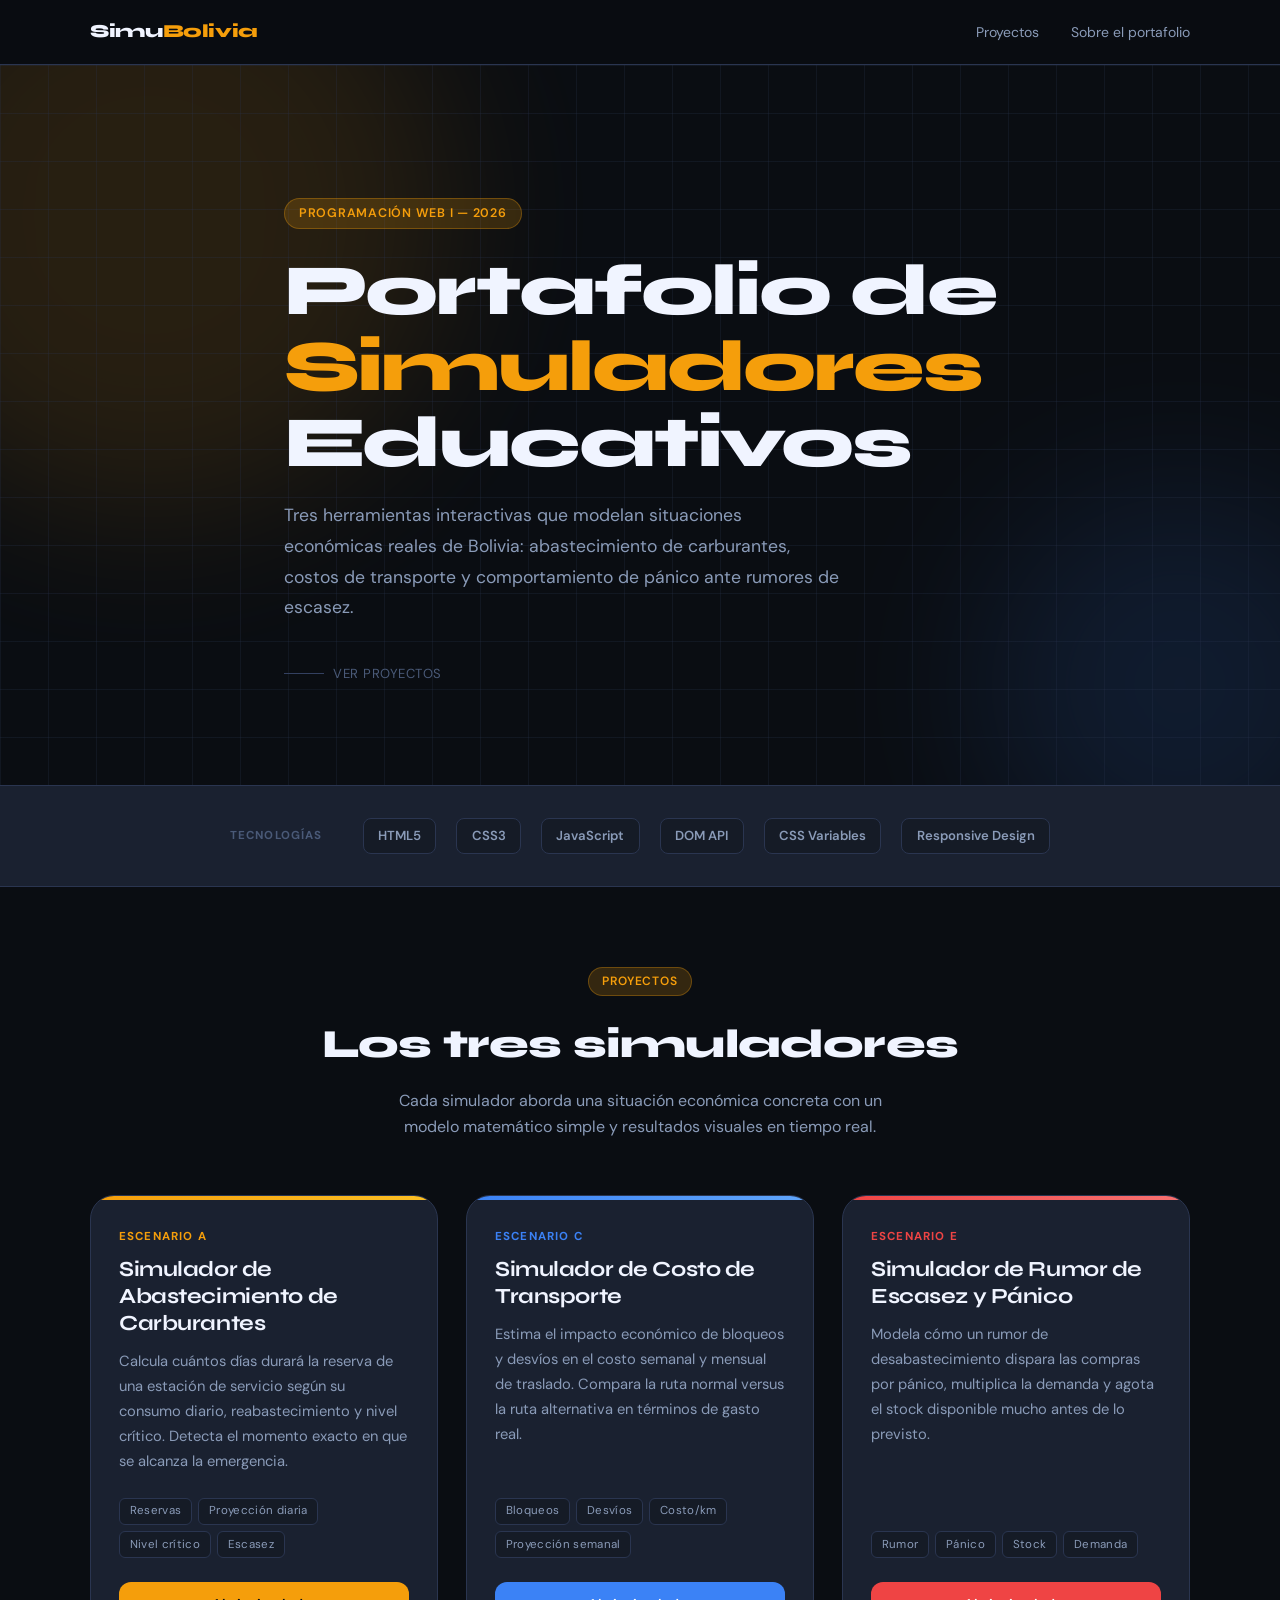
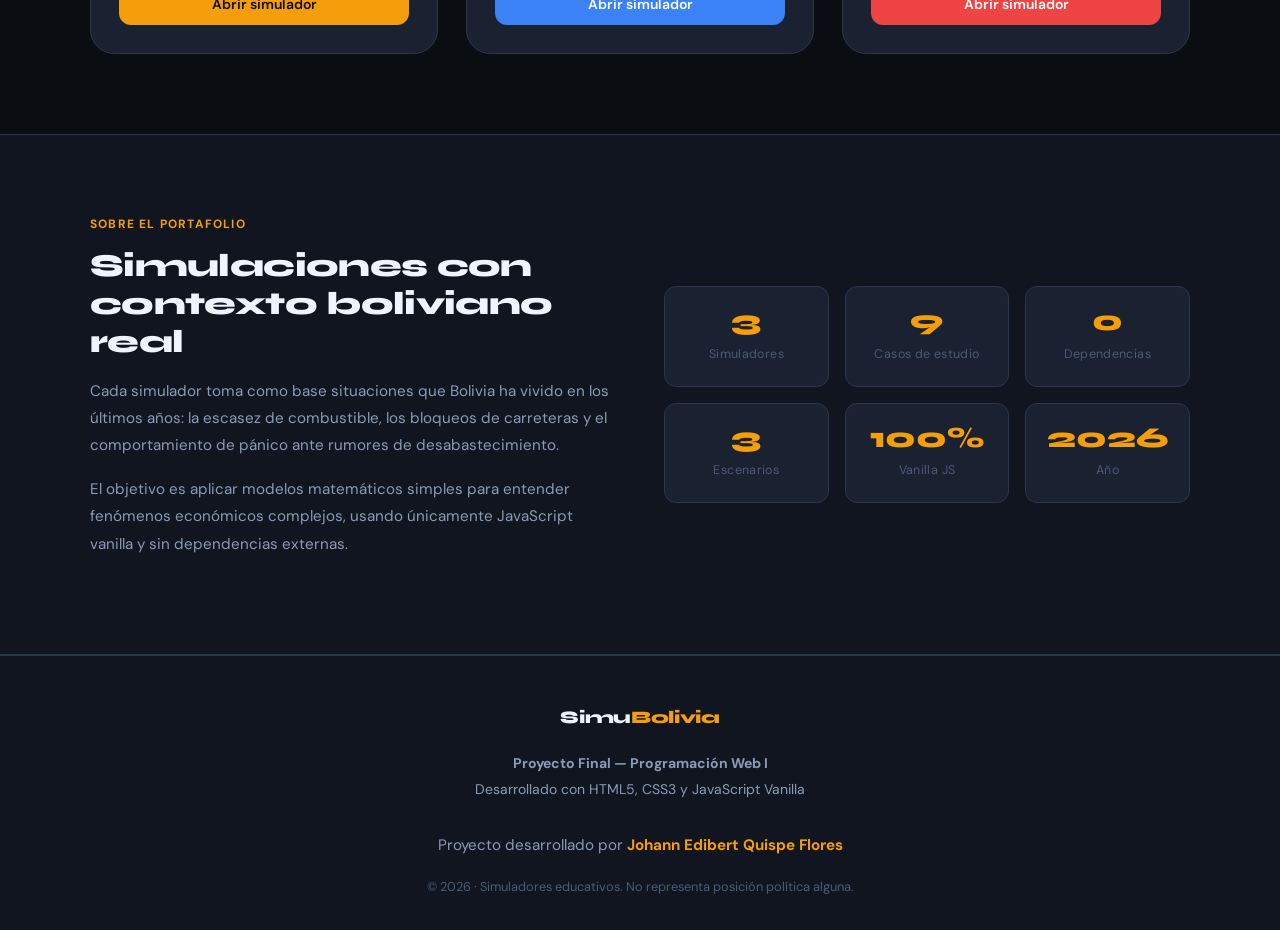
<file: simuladores/index.html>
<!DOCTYPE html>
<html lang="es">
<head>
  <meta charset="UTF-8" />
  <meta name="viewport" content="width=device-width, initial-scale=1.0" />
  <meta name="description" content="Portafolio de simuladores educativos — Programación Web I" />
  <title>Portafolio | Simuladores Educativos</title>
  <link rel="preconnect" href="https://fonts.googleapis.com" />
  <link rel="preconnect" href="https://fonts.gstatic.com" crossorigin />
  <link href="https://fonts.googleapis.com/css2?family=Syne:wght@400;600;700;800&family=DM+Sans:wght@300;400;500&display=swap" rel="stylesheet" />
  <style>
    /* ── TOKENS ── */
    :root {
      --color-bg:           #0a0d12;
      --color-bg-2:         #111520;
      --color-bg-alt:       #151b26;
      --color-surface:      #1a2130;
      --color-surface-2:    #1f2940;
      --color-border:       #2a3550;
      --color-border-light: #334060;

      --color-primary:      #f59e0b;
      --color-primary-dark: #d97706;
      --color-primary-glow: rgba(245, 158, 11, 0.18);

      --color-accent-a: #f59e0b;   /* carburantes — ámbar */
      --color-accent-b: #3b82f6;   /* transporte  — azul  */
      --color-accent-c: #ef4444;   /* escasez     — rojo  */

      --color-text-primary:   #f0f4ff;
      --color-text-secondary: #8a9bb8;
      --color-text-muted:     #4a5a78;

      --font-display: 'Syne', sans-serif;
      --font-body:    'DM Sans', sans-serif;

      --radius-md:  12px;
      --radius-lg:  18px;
      --radius-xl:  24px;
      --transition: 220ms cubic-bezier(0.4, 0, 0.2, 1);
      --shadow-md:  0 4px 20px rgba(0,0,0,0.4);
      --shadow-lg:  0 8px 40px rgba(0,0,0,0.5);
    }

    *, *::before, *::after { box-sizing: border-box; margin: 0; padding: 0; }

    html { scroll-behavior: smooth; font-size: 16px; }

    body {
      font-family: var(--font-body);
      background-color: var(--color-bg);
      color: var(--color-text-primary);
      line-height: 1.6;
      -webkit-font-smoothing: antialiased;
      overflow-x: hidden;
    }

    a { color: inherit; text-decoration: none; }

    /* ── HEADER ── */
    .header {
      position: sticky;
      top: 0;
      z-index: 100;
      background: rgba(10, 13, 18, 0.85);
      backdrop-filter: blur(12px);
      border-bottom: 1px solid var(--color-border);
      padding: 0 1.5rem;
    }
    .header__inner {
      max-width: 1100px;
      margin: 0 auto;
      height: 64px;
      display: flex;
      align-items: center;
      justify-content: space-between;
    }
    .header__brand {
      font-family: var(--font-display);
      font-weight: 800;
      font-size: 1.15rem;
      letter-spacing: -0.02em;
      color: var(--color-text-primary);
    }
    .header__brand span {
      color: var(--color-primary);
    }
    .header__nav {
      display: flex;
      gap: 2rem;
      list-style: none;
    }
    .header__nav a {
      font-size: 0.875rem;
      color: var(--color-text-secondary);
      transition: color var(--transition);
    }
    .header__nav a:hover { color: var(--color-text-primary); }

    /* ── HERO ── */
    .hero {
      position: relative;
      min-height: 80vh;
      display: flex;
      align-items: center;
      overflow: hidden;
    }
    .hero__bg {
      position: absolute;
      inset: 0;
      pointer-events: none;
    }
    .hero__blob {
      position: absolute;
      border-radius: 50%;
      filter: blur(80px);
      opacity: 0.12;
    }
    .hero__blob--1 {
      width: 600px; height: 600px;
      background: var(--color-primary);
      top: -150px; left: -150px;
    }
    .hero__blob--2 {
      width: 400px; height: 400px;
      background: #3b82f6;
      bottom: -100px; right: -100px;
    }
    .hero__grid {
      position: absolute;
      inset: 0;
      background-image:
        linear-gradient(rgba(42,53,80,0.25) 1px, transparent 1px),
        linear-gradient(90deg, rgba(42,53,80,0.25) 1px, transparent 1px);
      background-size: 48px 48px;
    }
    .hero__content {
      position: relative;
      max-width: 1100px;
      margin: 0 auto;
      padding: 6rem 1.5rem 4rem;
    }
    .hero__badge {
      display: inline-block;
      background: var(--color-primary-glow);
      color: var(--color-primary);
      border: 1px solid rgba(245,158,11,0.3);
      border-radius: 100px;
      font-size: 0.78rem;
      font-weight: 600;
      letter-spacing: 0.06em;
      text-transform: uppercase;
      padding: 0.3rem 0.9rem;
      margin-bottom: 1.5rem;
    }
    .hero__title {
      font-family: var(--font-display);
      font-size: clamp(2.4rem, 6vw, 4.5rem);
      font-weight: 800;
      line-height: 1.05;
      letter-spacing: -0.03em;
      margin-bottom: 1.25rem;
    }
    .hero__accent { color: var(--color-primary); }
    .hero__desc {
      max-width: 560px;
      color: var(--color-text-secondary);
      font-size: 1.1rem;
      margin-bottom: 2.5rem;
      line-height: 1.75;
    }
    .hero__scroll {
      display: flex;
      align-items: center;
      gap: 0.6rem;
      color: var(--color-text-muted);
      font-size: 0.82rem;
      letter-spacing: 0.04em;
      text-transform: uppercase;
    }
    .hero__scroll-line {
      width: 40px;
      height: 1px;
      background: var(--color-border-light);
    }

    /* ── SECTION ── */
    .section {
      padding: 5rem 1.5rem;
    }
    .container {
      max-width: 1100px;
      margin: 0 auto;
    }
    .section__header {
      text-align: center;
      margin-bottom: 3.5rem;
    }
    .section__tag {
      display: inline-block;
      background: var(--color-primary-glow);
      color: var(--color-primary);
      border: 1px solid rgba(245,158,11,0.3);
      border-radius: 100px;
      font-size: 0.75rem;
      font-weight: 600;
      letter-spacing: 0.08em;
      text-transform: uppercase;
      padding: 0.25rem 0.8rem;
      margin-bottom: 1rem;
    }
    .section__title {
      font-family: var(--font-display);
      font-size: clamp(1.75rem, 3.5vw, 2.5rem);
      font-weight: 800;
      letter-spacing: -0.02em;
      margin-bottom: 0.75rem;
    }
    .section__subtitle {
      color: var(--color-text-secondary);
      max-width: 540px;
      margin: 0 auto;
      font-size: 1rem;
    }

    /* ── CARDS GRID ── */
    .cards-grid {
      display: grid;
      grid-template-columns: repeat(auto-fit, minmax(300px, 1fr));
      gap: 1.75rem;
    }

    .project-card {
      background: var(--color-surface);
      border: 1px solid var(--color-border);
      border-radius: var(--radius-xl);
      overflow: hidden;
      display: flex;
      flex-direction: column;
      transition: transform var(--transition), box-shadow var(--transition), border-color var(--transition);
    }
    .project-card:hover {
      transform: translateY(-6px);
      box-shadow: var(--shadow-lg);
    }

    /* Top color bar per project */
    .project-card__bar {
      height: 4px;
      width: 100%;
    }
    .project-card--a .project-card__bar { background: linear-gradient(90deg, #f59e0b, #fbbf24); }
    .project-card--b .project-card__bar { background: linear-gradient(90deg, #3b82f6, #60a5fa); }
    .project-card--c .project-card__bar { background: linear-gradient(90deg, #ef4444, #f87171); }

    .project-card--a:hover { border-color: rgba(245,158,11,0.5); box-shadow: 0 8px 40px rgba(245,158,11,0.12); }
    .project-card--b:hover { border-color: rgba(59,130,246,0.5);  box-shadow: 0 8px 40px rgba(59,130,246,0.12); }
    .project-card--c:hover { border-color: rgba(239,68,68,0.5);   box-shadow: 0 8px 40px rgba(239,68,68,0.12); }

    .project-card__body {
      padding: 1.75rem;
      flex: 1;
      display: flex;
      flex-direction: column;
    }
    .project-card__scenario {
      font-size: 0.72rem;
      font-weight: 700;
      letter-spacing: 0.1em;
      text-transform: uppercase;
      margin-bottom: 0.6rem;
    }
    .project-card--a .project-card__scenario { color: #f59e0b; }
    .project-card--b .project-card__scenario { color: #3b82f6; }
    .project-card--c .project-card__scenario { color: #ef4444; }

    .project-card__title {
      font-family: var(--font-display);
      font-size: 1.35rem;
      font-weight: 700;
      letter-spacing: -0.02em;
      margin-bottom: 0.75rem;
      line-height: 1.25;
    }
    .project-card__desc {
      color: var(--color-text-secondary);
      font-size: 0.92rem;
      line-height: 1.7;
      flex: 1;
      margin-bottom: 1.5rem;
    }
    .project-card__tags {
      display: flex;
      flex-wrap: wrap;
      gap: 0.4rem;
      margin-bottom: 1.5rem;
    }
    .tag {
      background: var(--color-bg-alt);
      border: 1px solid var(--color-border);
      border-radius: 6px;
      font-size: 0.72rem;
      color: var(--color-text-secondary);
      padding: 0.2rem 0.6rem;
      letter-spacing: 0.03em;
    }
    .project-card__footer {
      display: flex;
      gap: 0.75rem;
      align-items: center;
    }
    .btn {
      display: inline-flex;
      align-items: center;
      justify-content: center;
      gap: 0.4rem;
      font-family: var(--font-body);
      font-weight: 600;
      font-size: 0.875rem;
      border-radius: var(--radius-md);
      border: none;
      cursor: pointer;
      transition: all var(--transition);
      text-decoration: none;
      padding: 0.65rem 1.3rem;
    }
    .btn--primary-a { background: #f59e0b; color: #0a0d12; }
    .btn--primary-a:hover { background: #fbbf24; }
    .btn--primary-b { background: #3b82f6; color: #fff; }
    .btn--primary-b:hover { background: #60a5fa; }
    .btn--primary-c { background: #ef4444; color: #fff; }
    .btn--primary-c:hover { background: #f87171; }
    .btn--full { flex: 1; }

    /* ── ABOUT SECTION ── */
    .about-grid {
      display: grid;
      grid-template-columns: 1fr 1fr;
      gap: 3rem;
      align-items: center;
    }
    @media (max-width: 700px) {
      .about-grid { grid-template-columns: 1fr; }
    }
    .about__label {
      font-size: 0.75rem;
      font-weight: 700;
      letter-spacing: 0.1em;
      text-transform: uppercase;
      color: var(--color-primary);
      margin-bottom: 0.75rem;
    }
    .about__title {
      font-family: var(--font-display);
      font-size: clamp(1.5rem, 3vw, 2rem);
      font-weight: 800;
      letter-spacing: -0.02em;
      margin-bottom: 1rem;
      line-height: 1.2;
    }
    .about__text {
      color: var(--color-text-secondary);
      font-size: 0.95rem;
      line-height: 1.8;
      margin-bottom: 1rem;
    }
    .about__stats {
      display: grid;
      grid-template-columns: repeat(3, 1fr);
      gap: 1rem;
    }
    .about__stat {
      background: var(--color-surface);
      border: 1px solid var(--color-border);
      border-radius: var(--radius-md);
      padding: 1.25rem 1rem;
      text-align: center;
    }
    .about__stat strong {
      display: block;
      font-family: var(--font-display);
      font-size: 1.8rem;
      font-weight: 800;
      color: var(--color-primary);
      line-height: 1;
      margin-bottom: 0.25rem;
    }
    .about__stat span {
      font-size: 0.78rem;
      color: var(--color-text-muted);
      letter-spacing: 0.03em;
    }

    /* ── TECH STRIP ── */
    .tech-strip {
      background: var(--color-surface);
      border-top: 1px solid var(--color-border);
      border-bottom: 1px solid var(--color-border);
      padding: 2rem 1.5rem;
    }
    .tech-strip__inner {
      max-width: 1100px;
      margin: 0 auto;
      display: flex;
      align-items: center;
      gap: 2.5rem;
      flex-wrap: wrap;
      justify-content: center;
    }
    .tech-strip__label {
      font-size: 0.72rem;
      font-weight: 700;
      letter-spacing: 0.1em;
      text-transform: uppercase;
      color: var(--color-text-muted);
    }
    .tech-strip__items {
      display: flex;
      gap: 1.25rem;
      flex-wrap: wrap;
      justify-content: center;
    }
    .tech-item {
      background: var(--color-bg-alt);
      border: 1px solid var(--color-border);
      border-radius: 8px;
      padding: 0.4rem 0.9rem;
      font-size: 0.82rem;
      font-weight: 600;
      color: var(--color-text-secondary);
    }

    /* ── FOOTER ── */
    .footer {
      background: var(--color-bg-2);
      border-top: 1px solid var(--color-border);
      padding: 3rem 1.5rem 2rem;
    }
    .footer__inner {
      max-width: 1100px;
      margin: 0 auto;
      display: flex;
      flex-direction: column;
      align-items: center;
      gap: 1.25rem;
      text-align: center;
    }
    .footer__brand {
      font-family: var(--font-display);
      font-weight: 800;
      font-size: 1.1rem;
      letter-spacing: -0.02em;
    }
    .footer__brand span { color: var(--color-primary); }
    .footer__credits p {
      font-size: 0.875rem;
      color: var(--color-text-secondary);
      margin-bottom: 0.25rem;
    }
    .footer__developer {
      font-size: 0.95rem;
      color: var(--color-text-secondary);
      margin-top: 0.5rem;
    }
    .footer__developer strong { color: var(--color-primary); }
    .footer__copy {
      font-size: 0.8rem;
      color: var(--color-text-muted);
    }

    /* ── RESPONSIVE ── */
    @media (max-width: 700px) {
      .header__nav { display: none; }
      .cards-grid { grid-template-columns: 1fr; }
    }
  </style>
</head>
<body>

  <!-- HEADER -->
  <header class="header">
    <div class="header__inner">
      <div class="header__brand">Simu<span>Bolivia</span></div>
      <ul class="header__nav">
        <li><a href="#proyectos">Proyectos</a></li>
        <li><a href="#sobre">Sobre el portafolio</a></li>
      </ul>
    </div>
  </header>

  <main>

    <!-- HERO -->
    <section class="hero" id="inicio">
      <div class="hero__bg" aria-hidden="true">
        <div class="hero__blob hero__blob--1"></div>
        <div class="hero__blob hero__blob--2"></div>
        <div class="hero__grid"></div>
      </div>
      <div class="hero__content">
        <div class="hero__badge">Programación Web I — 2026</div>
        <h1 class="hero__title">
          Portafolio de<br />
          <span class="hero__accent">Simuladores</span><br />
          Educativos
        </h1>
        <p class="hero__desc">
          Tres herramientas interactivas que modelan situaciones económicas reales
          de Bolivia: abastecimiento de carburantes, costos de transporte y
          comportamiento de pánico ante rumores de escasez.
        </p>
        <div class="hero__scroll" aria-hidden="true">
          <span class="hero__scroll-line"></span>
          <span>Ver proyectos</span>
        </div>
      </div>
    </section>

    <!-- TECH STRIP -->
    <div class="tech-strip" aria-label="Tecnologías utilizadas">
      <div class="tech-strip__inner">
        <span class="tech-strip__label">Tecnologías</span>
        <div class="tech-strip__items">
          <span class="tech-item">HTML5</span>
          <span class="tech-item">CSS3</span>
          <span class="tech-item">JavaScript</span>
          <span class="tech-item">DOM API</span>
          <span class="tech-item">CSS Variables</span>
          <span class="tech-item">Responsive Design</span>
        </div>
      </div>
    </div>

    <!-- PROYECTOS -->
    <section class="section" id="proyectos">
      <div class="container">
        <div class="section__header">
          <span class="section__tag">Proyectos</span>
          <h2 class="section__title">Los tres simuladores</h2>
          <p class="section__subtitle">
            Cada simulador aborda una situación económica concreta con un modelo
            matemático simple y resultados visuales en tiempo real.
          </p>
        </div>

        <div class="cards-grid">

          <!-- CARBURANTES -->
          <article class="project-card project-card--a">
            <div class="project-card__bar"></div>
            <div class="project-card__body">
              <span class="project-card__scenario">Escenario A</span>
              <h3 class="project-card__title">Simulador de Abastecimiento de Carburantes</h3>
              <p class="project-card__desc">
                Calcula cuántos días durará la reserva de una estación de servicio
                según su consumo diario, reabastecimiento y nivel crítico. Detecta
                el momento exacto en que se alcanza la emergencia.
              </p>
              <div class="project-card__tags">
                <span class="tag">Reservas</span>
                <span class="tag">Proyección diaria</span>
                <span class="tag">Nivel crítico</span>
                <span class="tag">Escasez</span>
              </div>
              <div class="project-card__footer">
                <a href="simulador-carburantes/index.html" class="btn btn--primary-a btn--full">
                  Abrir simulador
                </a>
              </div>
            </div>
          </article>

          <!-- TRANSPORTE -->
          <article class="project-card project-card--b">
            <div class="project-card__bar"></div>
            <div class="project-card__body">
              <span class="project-card__scenario">Escenario C</span>
              <h3 class="project-card__title">Simulador de Costo de Transporte</h3>
              <p class="project-card__desc">
                Estima el impacto económico de bloqueos y desvíos en el costo
                semanal y mensual de traslado. Compara la ruta normal versus
                la ruta alternativa en términos de gasto real.
              </p>
              <div class="project-card__tags">
                <span class="tag">Bloqueos</span>
                <span class="tag">Desvíos</span>
                <span class="tag">Costo/km</span>
                <span class="tag">Proyección semanal</span>
              </div>
              <div class="project-card__footer">
                <a href="simulador-transporte/index.html" class="btn btn--primary-b btn--full">
                  Abrir simulador
                </a>
              </div>
            </div>
          </article>

          <!-- ESCASEZ -->
          <article class="project-card project-card--c">
            <div class="project-card__bar"></div>
            <div class="project-card__body">
              <span class="project-card__scenario">Escenario E</span>
              <h3 class="project-card__title">Simulador de Rumor de Escasez y Pánico</h3>
              <p class="project-card__desc">
                Modela cómo un rumor de desabastecimiento dispara las compras
                por pánico, multiplica la demanda y agota el stock disponible
                mucho antes de lo previsto.
              </p>
              <div class="project-card__tags">
                <span class="tag">Rumor</span>
                <span class="tag">Pánico</span>
                <span class="tag">Stock</span>
                <span class="tag">Demanda</span>
              </div>
              <div class="project-card__footer">
                <a href="simulador-escasez/index.html" class="btn btn--primary-c btn--full">
                  Abrir simulador
                </a>
              </div>
            </div>
          </article>

        </div>
      </div>
    </section>

    <!-- ABOUT -->
    <section class="section" id="sobre" style="background: var(--color-bg-2); border-top: 1px solid var(--color-border); border-bottom: 1px solid var(--color-border);">
      <div class="container">
        <div class="about-grid">
          <div>
            <p class="about__label">Sobre el portafolio</p>
            <h2 class="about__title">Simulaciones con contexto boliviano real</h2>
            <p class="about__text">
              Cada simulador toma como base situaciones que Bolivia ha vivido en los
              últimos años: la escasez de combustible, los bloqueos de carreteras
              y el comportamiento de pánico ante rumores de desabastecimiento.
            </p>
            <p class="about__text">
              El objetivo es aplicar modelos matemáticos simples para entender
              fenómenos económicos complejos, usando únicamente JavaScript vanilla
              y sin dependencias externas.
            </p>
          </div>
          <div class="about__stats">
            <div class="about__stat">
              <strong>3</strong>
              <span>Simuladores</span>
            </div>
            <div class="about__stat">
              <strong>9</strong>
              <span>Casos de estudio</span>
            </div>
            <div class="about__stat">
              <strong>0</strong>
              <span>Dependencias</span>
            </div>
            <div class="about__stat">
              <strong>3</strong>
              <span>Escenarios</span>
            </div>
            <div class="about__stat">
              <strong>100%</strong>
              <span>Vanilla JS</span>
            </div>
            <div class="about__stat">
              <strong>2026</strong>
              <span>Año</span>
            </div>
          </div>
        </div>
      </div>
    </section>

  </main>

  <!-- FOOTER -->
  <footer class="footer">
    <div class="footer__inner">
      <div class="footer__brand">Simu<span>Bolivia</span></div>
      <div class="footer__credits">
        <p><strong>Proyecto Final — Programación Web I</strong></p>
        <p>Desarrollado con HTML5, CSS3 y JavaScript Vanilla</p>
      </div>
      <p class="footer__developer">
        Proyecto desarrollado por <strong>Johann Edibert Quispe Flores</strong>
      </p>
      <p class="footer__copy">
        &copy; 2026 &middot; Simuladores educativos. No representa posición política alguna.
      </p>
    </div>
  </footer>

</body>
</html>
</file>
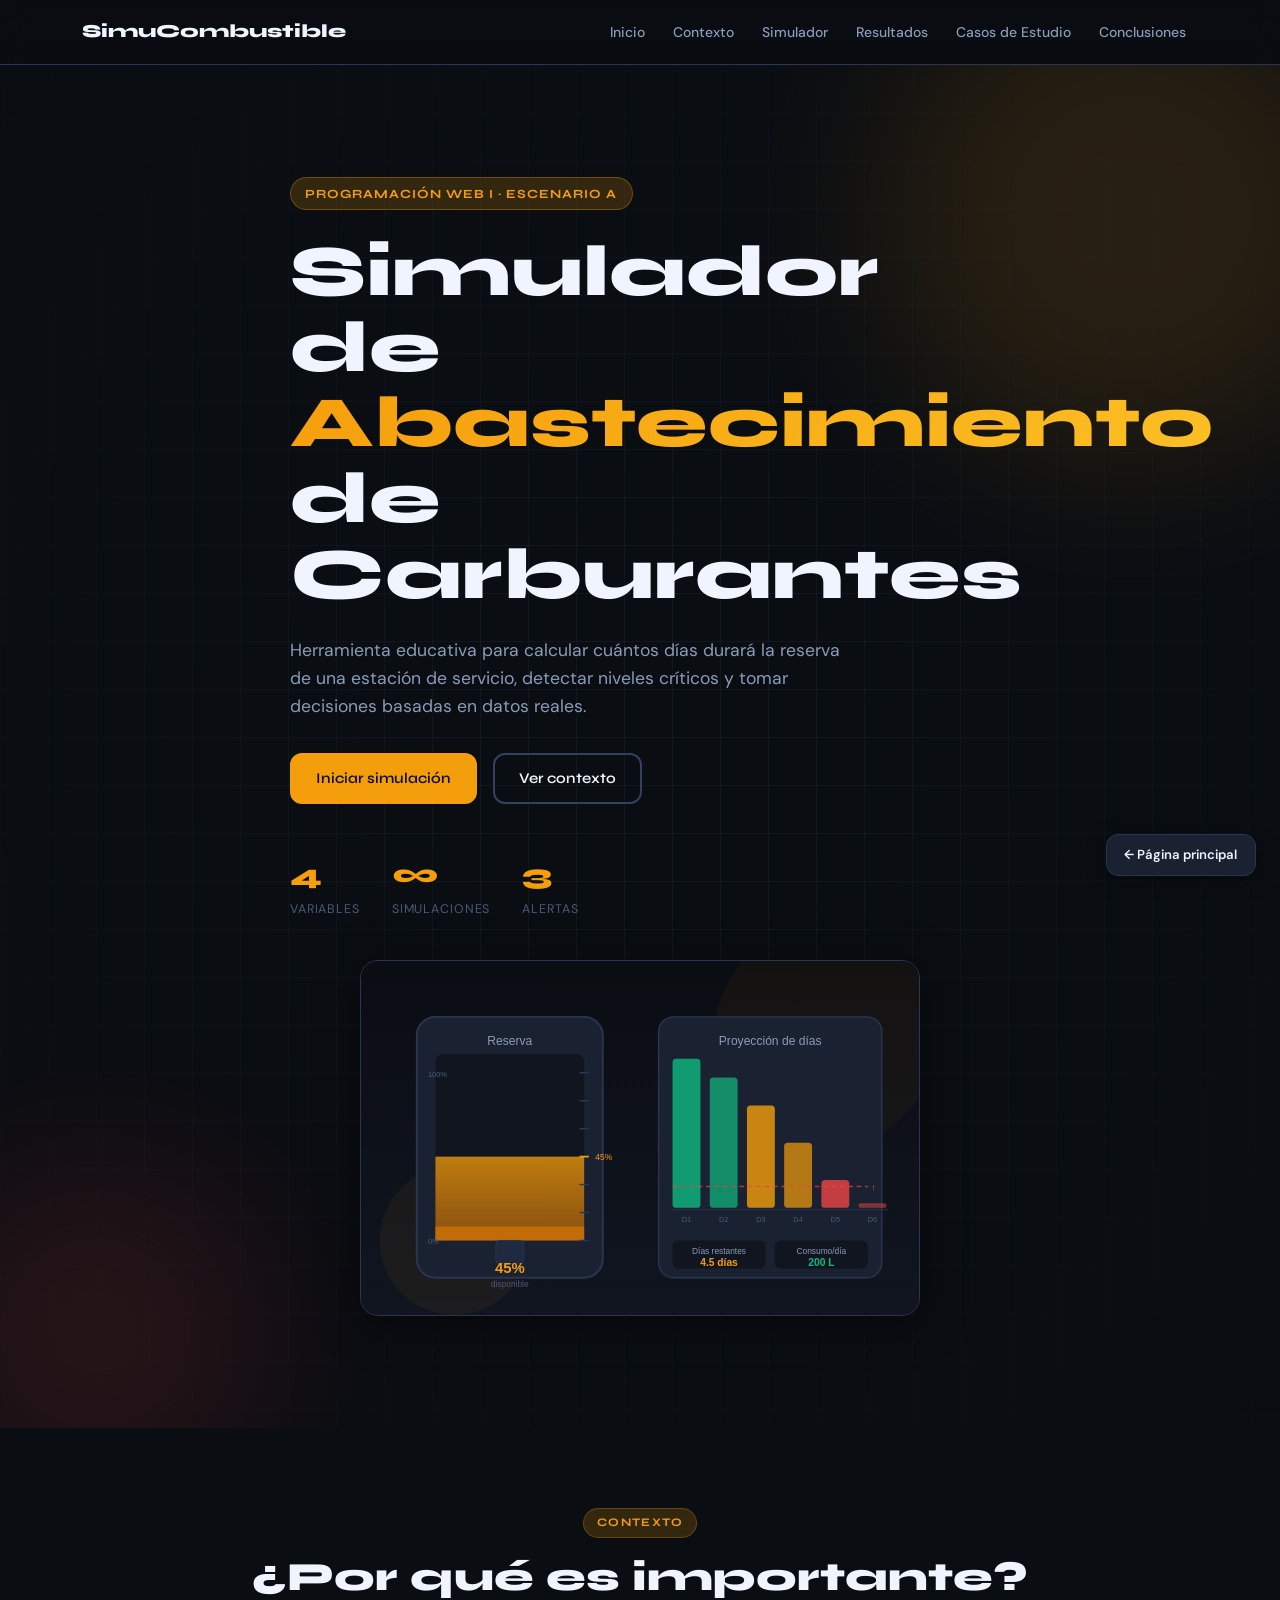
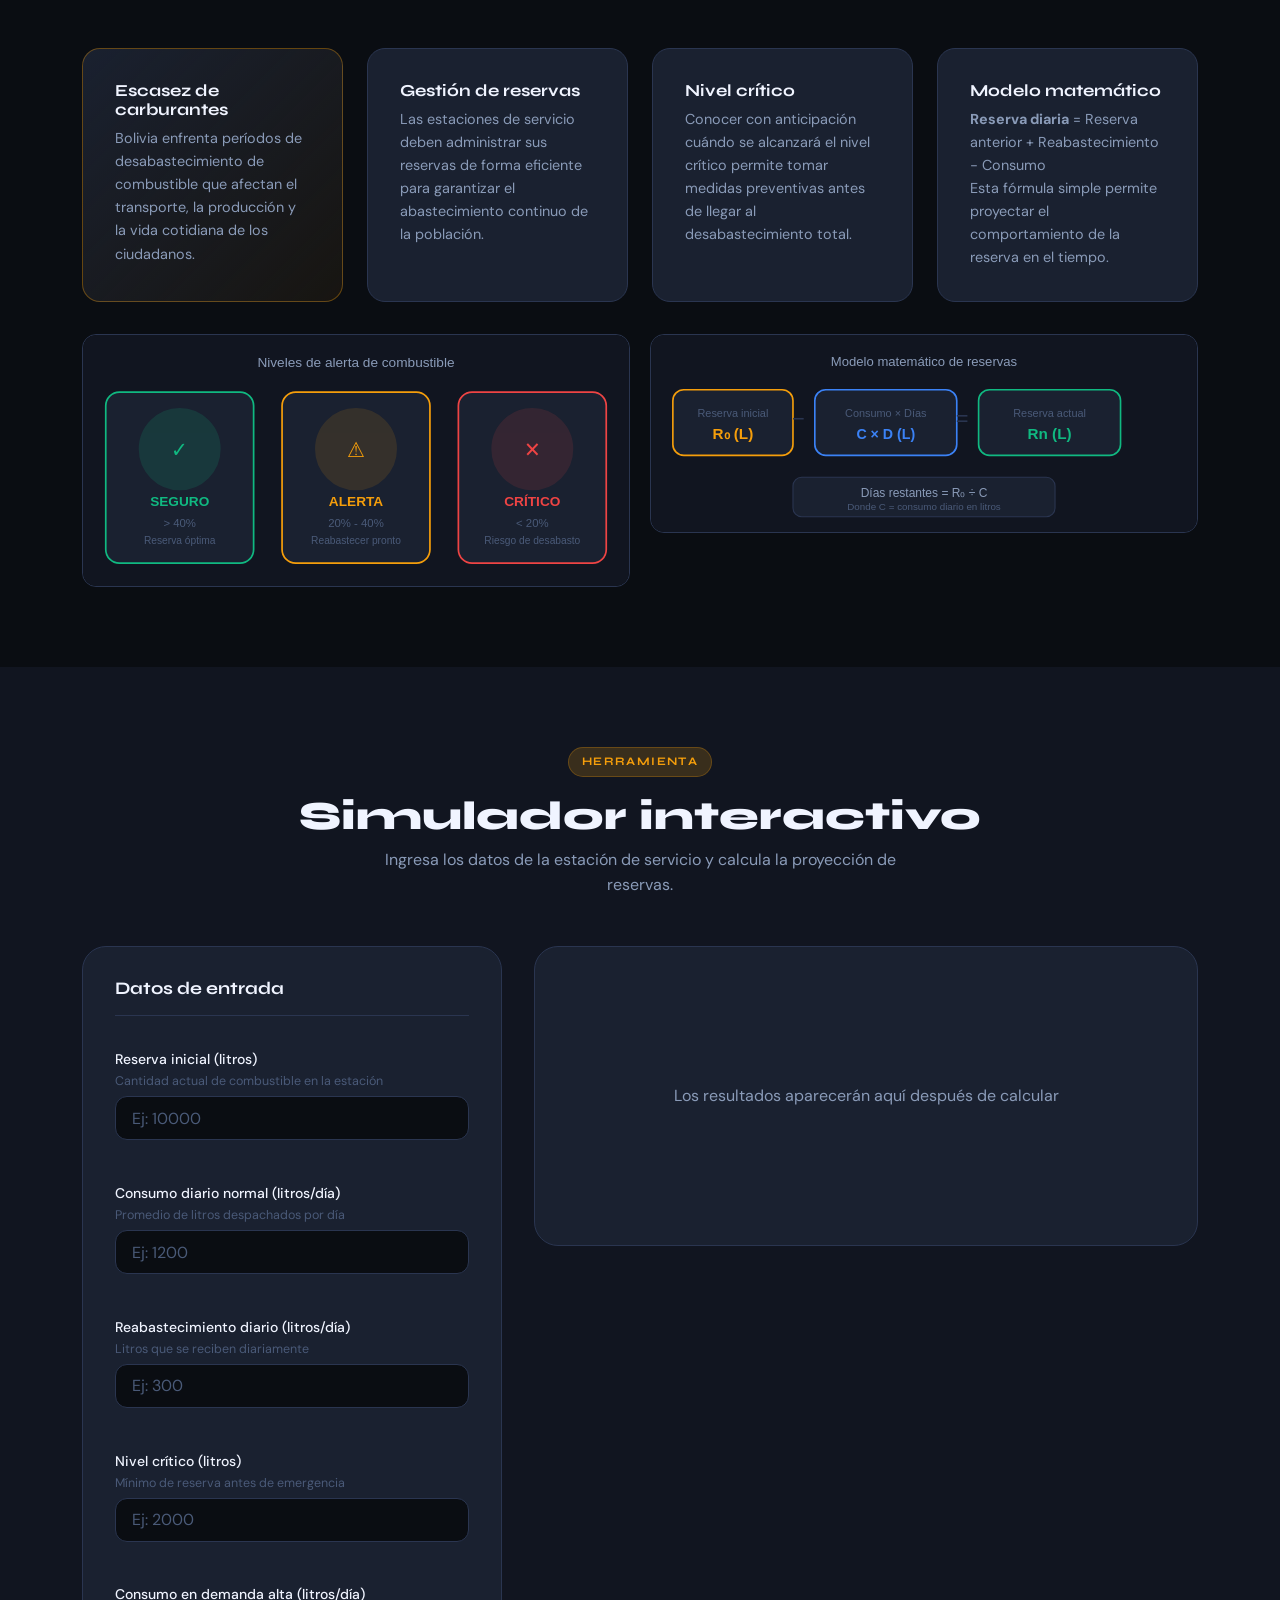
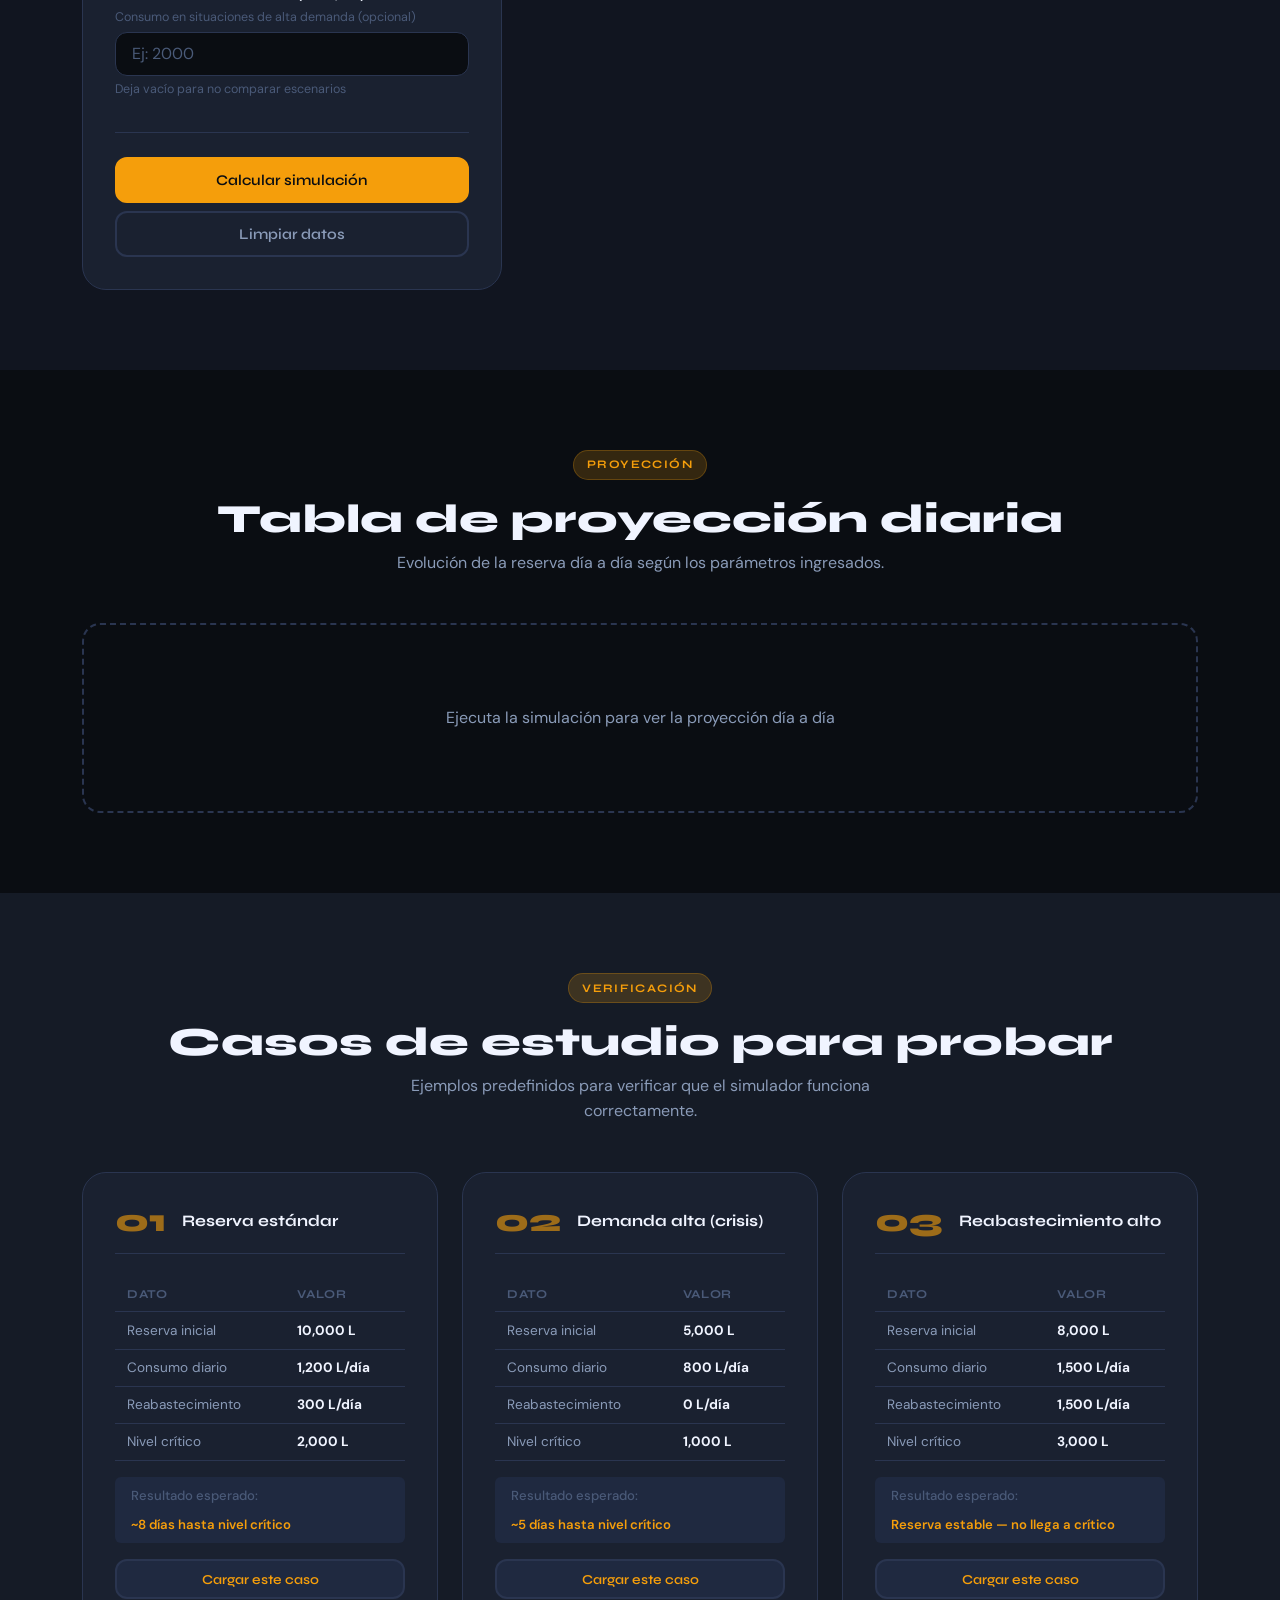
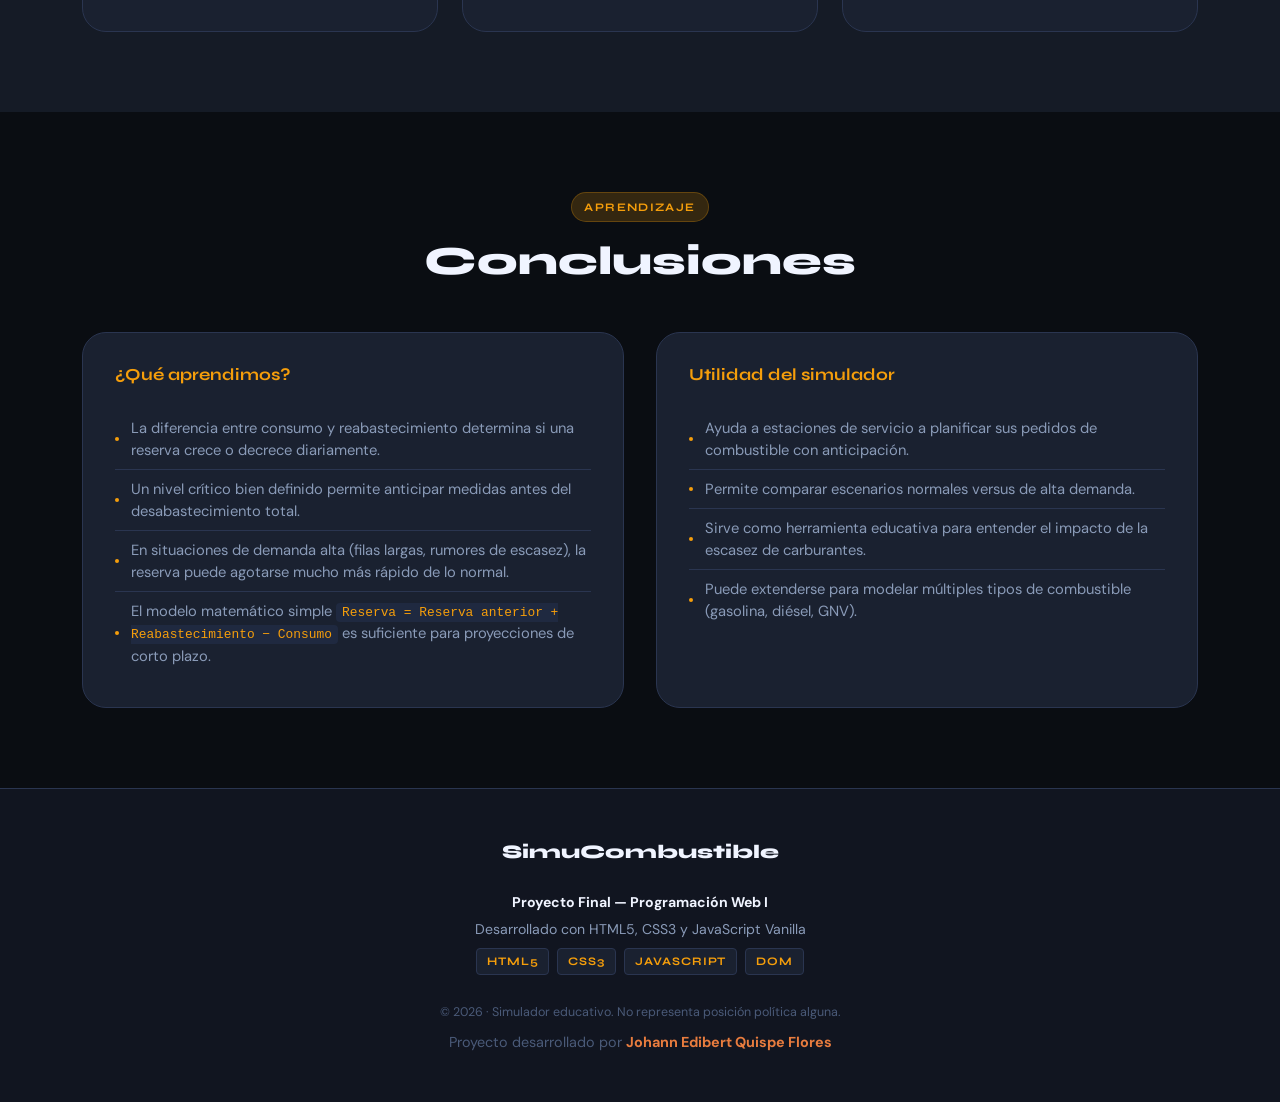
<file: simuladores/simulador-carburantes/index.html>
<!DOCTYPE html>
<html lang="es">
<head>
  <meta charset="UTF-8" />
  <meta name="viewport" content="width=device-width, initial-scale=1.0" />
  <meta name="description" content="Simulador de abastecimiento de carburantes - Herramienta educativa para calcular reservas de combustible" />
  <title>SimuCombustible | Simulador de Abastecimiento</title>
  <link rel="preconnect" href="https://fonts.googleapis.com" />
  <link rel="preconnect" href="https://fonts.gstatic.com" crossorigin />
  <link href="https://fonts.googleapis.com/css2?family=Syne:wght@400;600;700;800&family=DM+Sans:wght@300;400;500&display=swap" rel="stylesheet" />
  <link rel="stylesheet" href="css/estilos.css" />
  <style>
    .hero__visual {
      width: 100%;
      max-width: 560px;
      margin: 2.5rem auto 0;
      border-radius: 18px;
      overflow: hidden;
      box-shadow: 0 8px 40px rgba(0,0,0,0.5);
      border: 1px solid #2a3550;
    }
    .hero__visual img { width: 100%; display: block; }
    .context-img-strip {
      grid-column: 1 / -1;
      display: grid;
      grid-template-columns: 1fr 1fr;
      gap: 1.25rem;
      margin-top: 0.5rem;
    }
    .context-img-strip img {
      width: 100%;
      border-radius: 14px;
      border: 1px solid #2a3550;
      display: block;
    }
    @media (max-width: 640px) {
      .context-img-strip { grid-template-columns: 1fr; }
    }
  </style>
</head>
<body>

  <header class="header" role="banner">
    <div class="container header__inner">
      <div class="header__brand">
        <span class="header__title">SimuCombustible</span>
      </div>
      <button class="nav-toggle" id="navToggle" aria-label="Abrir menú" aria-expanded="false" aria-controls="mainNav">
        <span></span><span></span><span></span>
      </button>
      <nav class="nav" id="mainNav" aria-label="Navegación principal">
        <ul class="nav__list">
          <li><a class="nav__link" href="#inicio">Inicio</a></li>
          <li><a class="nav__link" href="#contexto">Contexto</a></li>
          <li><a class="nav__link" href="#simulador">Simulador</a></li>
          <li><a class="nav__link" href="#resultados">Resultados</a></li>
          <li><a class="nav__link" href="#casos">Casos de Estudio</a></li>
          <li><a class="nav__link" href="#conclusiones">Conclusiones</a></li>
        </ul>
      </nav></div></header>
  <main id="main-content">

    <section class="hero" id="inicio" aria-labelledby="hero-title">
      <div class="hero__bg" aria-hidden="true">
        <div class="hero__blob hero__blob--1"></div>
        <div class="hero__blob hero__blob--2"></div>
        <div class="hero__grid"></div>
      </div>
      <div class="container hero__content">
        <div class="hero__badge">Programación Web I · Escenario A</div>
        <h1 class="hero__title" id="hero-title">
          Simulador de<br />
          <span class="hero__accent">Abastecimiento</span><br />
          de Carburantes
        </h1>
        <p class="hero__desc">
          Herramienta educativa para calcular cuántos días durará la reserva 
          de una estación de servicio, detectar niveles críticos y tomar 
          decisiones basadas en datos reales.
        </p>
        <div class="hero__actions">
          <a href="#simulador" class="btn btn--primary">Iniciar simulación</a>
          <a href="#contexto" class="btn btn--ghost">Ver contexto</a>
        </div>
        <div class="hero__stats" role="list">
          <div class="hero__stat" role="listitem">
            <strong>4</strong>
            <span>Variables</span>
          </div>
          <div class="hero__stat" role="listitem">
            <strong>∞</strong>
            <span>Simulaciones</span>
          </div>
          <div class="hero__stat" role="listitem">
            <strong>3</strong>
            <span>Alertas</span>
          </div>
        </div>
        <div class="hero__visual">
          <img src="img/hero-combustible.svg" alt="Visualización de tanque de combustible y proyección de días" loading="eager" />
        </div>
      </div>
    </section>

    <section class="section" id="contexto" aria-labelledby="contexto-title">
      <div class="container">
        <div class="section__header">
          <span class="section__tag">Contexto</span>
          <h2 class="section__title" id="contexto-title">¿Por qué es importante?</h2>
        </div>
        <div class="context-grid">
          <article class="context-card context-card--highlight">
            <h3 class="context-card__title">Escasez de carburantes</h3>
            <p class="context-card__text">
              Bolivia enfrenta períodos de desabastecimiento de combustible que afectan 
              el transporte, la producción y la vida cotidiana de los ciudadanos.
            </p>
          </article>
          <article class="context-card">
            <h3 class="context-card__title">Gestión de reservas</h3>
            <p class="context-card__text">
              Las estaciones de servicio deben administrar sus reservas de forma eficiente 
              para garantizar el abastecimiento continuo de la población.
            </p>
          </article>
          <article class="context-card">
            <h3 class="context-card__title">Nivel crítico</h3>
            <p class="context-card__text">
              Conocer con anticipación cuándo se alcanzará el nivel crítico permite 
              tomar medidas preventivas antes de llegar al desabastecimiento total.
            </p>
          </article>
          <article class="context-card">
            <h3 class="context-card__title">Modelo matemático</h3>
            <p class="context-card__text">
              <strong>Reserva diaria</strong> = Reserva anterior + Reabastecimiento − Consumo<br/>
              Esta fórmula simple permite proyectar el comportamiento de la reserva en el tiempo.
            </p>
          </article>
          <div class="context-img-strip">
            <img src="img/niveles-alerta.svg" alt="Niveles de alerta: seguro, alerta y crítico" />
            <img src="img/formula-combustible.svg" alt="Modelo matemático de reservas de combustible" />
          </div>
        </div>
      </div>
    </section>

    <section class="section section--dark" id="simulador" aria-labelledby="simulador-title">
      <div class="container">
        <div class="section__header">
          <span class="section__tag">Herramienta</span>
          <h2 class="section__title" id="simulador-title">Simulador interactivo</h2>
          <p class="section__subtitle">Ingresa los datos de la estación de servicio y calcula la proyección de reservas.</p>
        </div>

        <div class="simulator-layout">
          <div class="simulator-form-wrapper">
            <div class="form-card" role="form" aria-labelledby="form-title">
              <h3 class="form-card__title" id="form-title">
                Datos de entrada
              </h3>

              <div class="form-group">
                <label class="form-label" for="reservaInicial">
                  Reserva inicial (litros)
                  <span class="form-hint">Cantidad actual de combustible en la estación</span>
                </label>
                <input
                  class="form-input"
                  type="number"
                  id="reservaInicial"
                  name="reservaInicial"
                  placeholder="Ej: 10000"
                  min="0"
                  step="100"
                  aria-required="true"
                  aria-describedby="reservaInicial-error"
                />
                <span class="form-error" id="reservaInicial-error" role="alert" aria-live="polite"></span>
              </div>

              <div class="form-group">
                <label class="form-label" for="consumoDiario">
                  Consumo diario normal (litros/día)
                  <span class="form-hint">Promedio de litros despachados por día</span>
                </label>
                <input
                  class="form-input"
                  type="number"
                  id="consumoDiario"
                  name="consumoDiario"
                  placeholder="Ej: 1200"
                  min="0"
                  step="50"
                  aria-required="true"
                  aria-describedby="consumoDiario-error"
                />
                <span class="form-error" id="consumoDiario-error" role="alert" aria-live="polite"></span>
              </div>

              <div class="form-group">
                <label class="form-label" for="reabastecimiento">
                  Reabastecimiento diario (litros/día)
                  <span class="form-hint">Litros que se reciben diariamente</span>
                </label>
                <input
                  class="form-input"
                  type="number"
                  id="reabastecimiento"
                  name="reabastecimiento"
                  placeholder="Ej: 300"
                  min="0"
                  step="50"
                  aria-required="true"
                  aria-describedby="reabastecimiento-error"
                />
                <span class="form-error" id="reabastecimiento-error" role="alert" aria-live="polite"></span>
              </div>

              <div class="form-group">
                <label class="form-label" for="nivelCritico">
                  Nivel crítico (litros)
                  <span class="form-hint">Mínimo de reserva antes de emergencia</span>
                </label>
                <input
                  class="form-input"
                  type="number"
                  id="nivelCritico"
                  name="nivelCritico"
                  placeholder="Ej: 2000"
                  min="0"
                  step="100"
                  aria-required="true"
                  aria-describedby="nivelCritico-error"
                />
                <span class="form-error" id="nivelCritico-error" role="alert" aria-live="polite"></span>
              </div>

              <div class="form-group">
                <label class="form-label" for="consumoAlto">
                  Consumo en demanda alta (litros/día)
                  <span class="form-hint">Consumo en situaciones de alta demanda (opcional)</span>
                </label>
                <input
                  class="form-input"
                  type="number"
                  id="consumoAlto"
                  name="consumoAlto"
                  placeholder="Ej: 2000"
                  min="0"
                  step="50"
                  aria-describedby="consumoAlto-hint"
                />
                <span class="form-hint-block" id="consumoAlto-hint">Deja vacío para no comparar escenarios</span>
              </div>

              <div class="form-actions">
                <button class="btn btn--primary btn--full" id="btnCalcular" type="button">
                  Calcular simulación
                </button>
                <button class="btn btn--outline btn--full" id="btnLimpiar" type="button">
                  Limpiar datos
                </button>
              </div>
            </div>
          </div>

          <div class="quick-results" id="resultadosRapidos" aria-live="polite" aria-label="Resultados rápidos">
            <div class="quick-results__placeholder" id="placeholderResultados">
              <p>Los resultados aparecerán aquí después de calcular</p>
            </div>
            <div class="quick-results__content" id="contenidoResultados" hidden>
            </div>
          </div>
        </div>
      </div>
    </section>

    <section class="section" id="resultados" aria-labelledby="resultados-title">
      <div class="container">
        <div class="section__header">
          <span class="section__tag">Proyección</span>
          <h2 class="section__title" id="resultados-title">Tabla de proyección diaria</h2>
          <p class="section__subtitle">Evolución de la reserva día a día según los parámetros ingresados.</p>
        </div>

        <div id="tablaWrapper" class="table-wrapper" hidden aria-live="polite">
        </div>

        <div class="table-placeholder" id="tablaPlaceholder">
          <p>Ejecuta la simulación para ver la proyección día a día</p>
        </div>
      </div>
    </section>

    <section class="section section--alt" id="casos" aria-labelledby="casos-title">
      <div class="container">
        <div class="section__header">
          <span class="section__tag">Verificación</span>
          <h2 class="section__title" id="casos-title">Casos de estudio para probar</h2>
          <p class="section__subtitle">Ejemplos predefinidos para verificar que el simulador funciona correctamente.</p>
        </div>

        <div class="cases-grid">

          <article class="case-card" aria-labelledby="caso1-title">
            <div class="case-card__header">
              <span class="case-card__num" aria-label="Caso 1">01</span>
              <h3 class="case-card__title" id="caso1-title">Reserva estándar</h3>
            </div>
            <div class="case-card__body">
              <table class="case-table" aria-label="Datos del caso 1">
                <thead>
                  <tr><th>Dato</th><th>Valor</th></tr>
                </thead>
                <tbody>
                  <tr><td>Reserva inicial</td><td><strong>10,000 L</strong></td></tr>
                  <tr><td>Consumo diario</td><td><strong>1,200 L/día</strong></td></tr>
                  <tr><td>Reabastecimiento</td><td><strong>300 L/día</strong></td></tr>
                  <tr><td>Nivel crítico</td><td><strong>2,000 L</strong></td></tr>
                </tbody>
              </table>
              <div class="case-card__expected">
                <span class="expected-label">Resultado esperado:</span>
                <span class="expected-value">~8 días hasta nivel crítico</span>
              </div>
            </div>
            <button class="btn btn--case" onclick="cargarCaso(1)" aria-label="Cargar caso de estudio 1 en el simulador">
              Cargar este caso
            </button>
          </article>

          <article class="case-card" aria-labelledby="caso2-title">
            <div class="case-card__header">
              <span class="case-card__num" aria-label="Caso 2">02</span>
              <h3 class="case-card__title" id="caso2-title">Demanda alta (crisis)</h3>
            </div>
            <div class="case-card__body">
              <table class="case-table" aria-label="Datos del caso 2">
                <thead>
                  <tr><th>Dato</th><th>Valor</th></tr>
                </thead>
                <tbody>
                  <tr><td>Reserva inicial</td><td><strong>5,000 L</strong></td></tr>
                  <tr><td>Consumo diario</td><td><strong>800 L/día</strong></td></tr>
                  <tr><td>Reabastecimiento</td><td><strong>0 L/día</strong></td></tr>
                  <tr><td>Nivel crítico</td><td><strong>1,000 L</strong></td></tr>
                </tbody>
              </table>
              <div class="case-card__expected">
                <span class="expected-label">Resultado esperado:</span>
                <span class="expected-value">~5 días hasta nivel crítico</span>
              </div>
            </div>
            <button class="btn btn--case" onclick="cargarCaso(2)" aria-label="Cargar caso de estudio 2 en el simulador">
              Cargar este caso
            </button>
          </article>

          <article class="case-card" aria-labelledby="caso3-title">
            <div class="case-card__header">
              <span class="case-card__num" aria-label="Caso 3">03</span>
              <h3 class="case-card__title" id="caso3-title">Reabastecimiento alto</h3>
            </div>
            <div class="case-card__body">
              <table class="case-table" aria-label="Datos del caso 3">
                <thead>
                  <tr><th>Dato</th><th>Valor</th></tr>
                </thead>
                <tbody>
                  <tr><td>Reserva inicial</td><td><strong>8,000 L</strong></td></tr>
                  <tr><td>Consumo diario</td><td><strong>1,500 L/día</strong></td></tr>
                  <tr><td>Reabastecimiento</td><td><strong>1,500 L/día</strong></td></tr>
                  <tr><td>Nivel crítico</td><td><strong>3,000 L</strong></td></tr>
                </tbody>
              </table>
              <div class="case-card__expected">
                <span class="expected-label">Resultado esperado:</span>
                <span class="expected-value">Reserva estable — no llega a crítico</span>
              </div>
            </div>
            <button class="btn btn--case" onclick="cargarCaso(3)" aria-label="Cargar caso de estudio 3 en el simulador">
              Cargar este caso
            </button>
          </article>

        </div>
      </div>
    </section>

    <section class="section" id="conclusiones" aria-labelledby="conclusiones-title">
      <div class="container">
        <div class="section__header">
          <span class="section__tag">Aprendizaje</span>
          <h2 class="section__title" id="conclusiones-title">Conclusiones</h2>
        </div>
        <div class="conclusions-grid">
          <div class="conclusion-block">
            <h3 class="conclusion-block__title">¿Qué aprendimos?</h3>
            <ul class="conclusion-list">
              <li>La diferencia entre consumo y reabastecimiento determina si una reserva crece o decrece diariamente.</li>
              <li>Un nivel crítico bien definido permite anticipar medidas antes del desabastecimiento total.</li>
              <li>En situaciones de demanda alta (filas largas, rumores de escasez), la reserva puede agotarse mucho más rápido de lo normal.</li>
              <li>El modelo matemático simple <code>Reserva = Reserva anterior + Reabastecimiento − Consumo</code> es suficiente para proyecciones de corto plazo.</li>
            </ul>
          </div>
          <div class="conclusion-block">
            <h3 class="conclusion-block__title">Utilidad del simulador</h3>
            <ul class="conclusion-list">
              <li>Ayuda a estaciones de servicio a planificar sus pedidos de combustible con anticipación.</li>
              <li>Permite comparar escenarios normales versus de alta demanda.</li>
              <li>Sirve como herramienta educativa para entender el impacto de la escasez de carburantes.</li>
              <li>Puede extenderse para modelar múltiples tipos de combustible (gasolina, diésel, GNV).</li>
            </ul>
          </div>
        </div>
      </div>
    </section>

  </main>

  <footer class="footer" role="contentinfo">
    <div class="container footer__inner">
      <div class="footer__brand">
        <span>SimuCombustible</span>
      </div>
      <div class="footer__credits">
        <p><strong>Proyecto Final — Programación Web I</strong></p>
        <p>Desarrollado con HTML5, CSS3 y JavaScript Vanilla</p>
        <p class="footer__tech">
          <span>HTML5</span>
          <span>CSS3</span>
          <span>JavaScript</span>
          <span>DOM</span>
        </p>
      </div>
      <p class="footer__copy">
        &copy; 2026 · Simulador educativo. No representa posición política alguna.
      </p>
    </div>
    <p class="footer__developer">Proyecto desarrollado por <strong>Johann Edibert Quispe Flores</strong></p>
  </footer>

  <script src="js/script.js"></script>

  <div style="position:fixed;bottom:1.5rem;right:1.5rem;z-index:400;">
    <a href="../index.html"
       style="display:inline-flex;align-items:center;gap:0.5rem;background:#1a2130;color:#f0f4ff;
              border:1px solid #2a3550;border-radius:12px;padding:0.6rem 1.1rem;font-family:'DM Sans',sans-serif;
              font-size:0.82rem;font-weight:600;text-decoration:none;box-shadow:0 4px 20px rgba(0,0,0,0.4);
              transition:all 220ms cubic-bezier(0.4,0,0.2,1);"
       onmouseover="this.style.background='#1f2940';this.style.borderColor='#334060';"
       onmouseout="this.style.background='#1a2130';this.style.borderColor='#2a3550';"
       aria-label="Volver a página principal">
      &#8592; Página principal
    </a>
  </div>

</body>
</html>
</file>
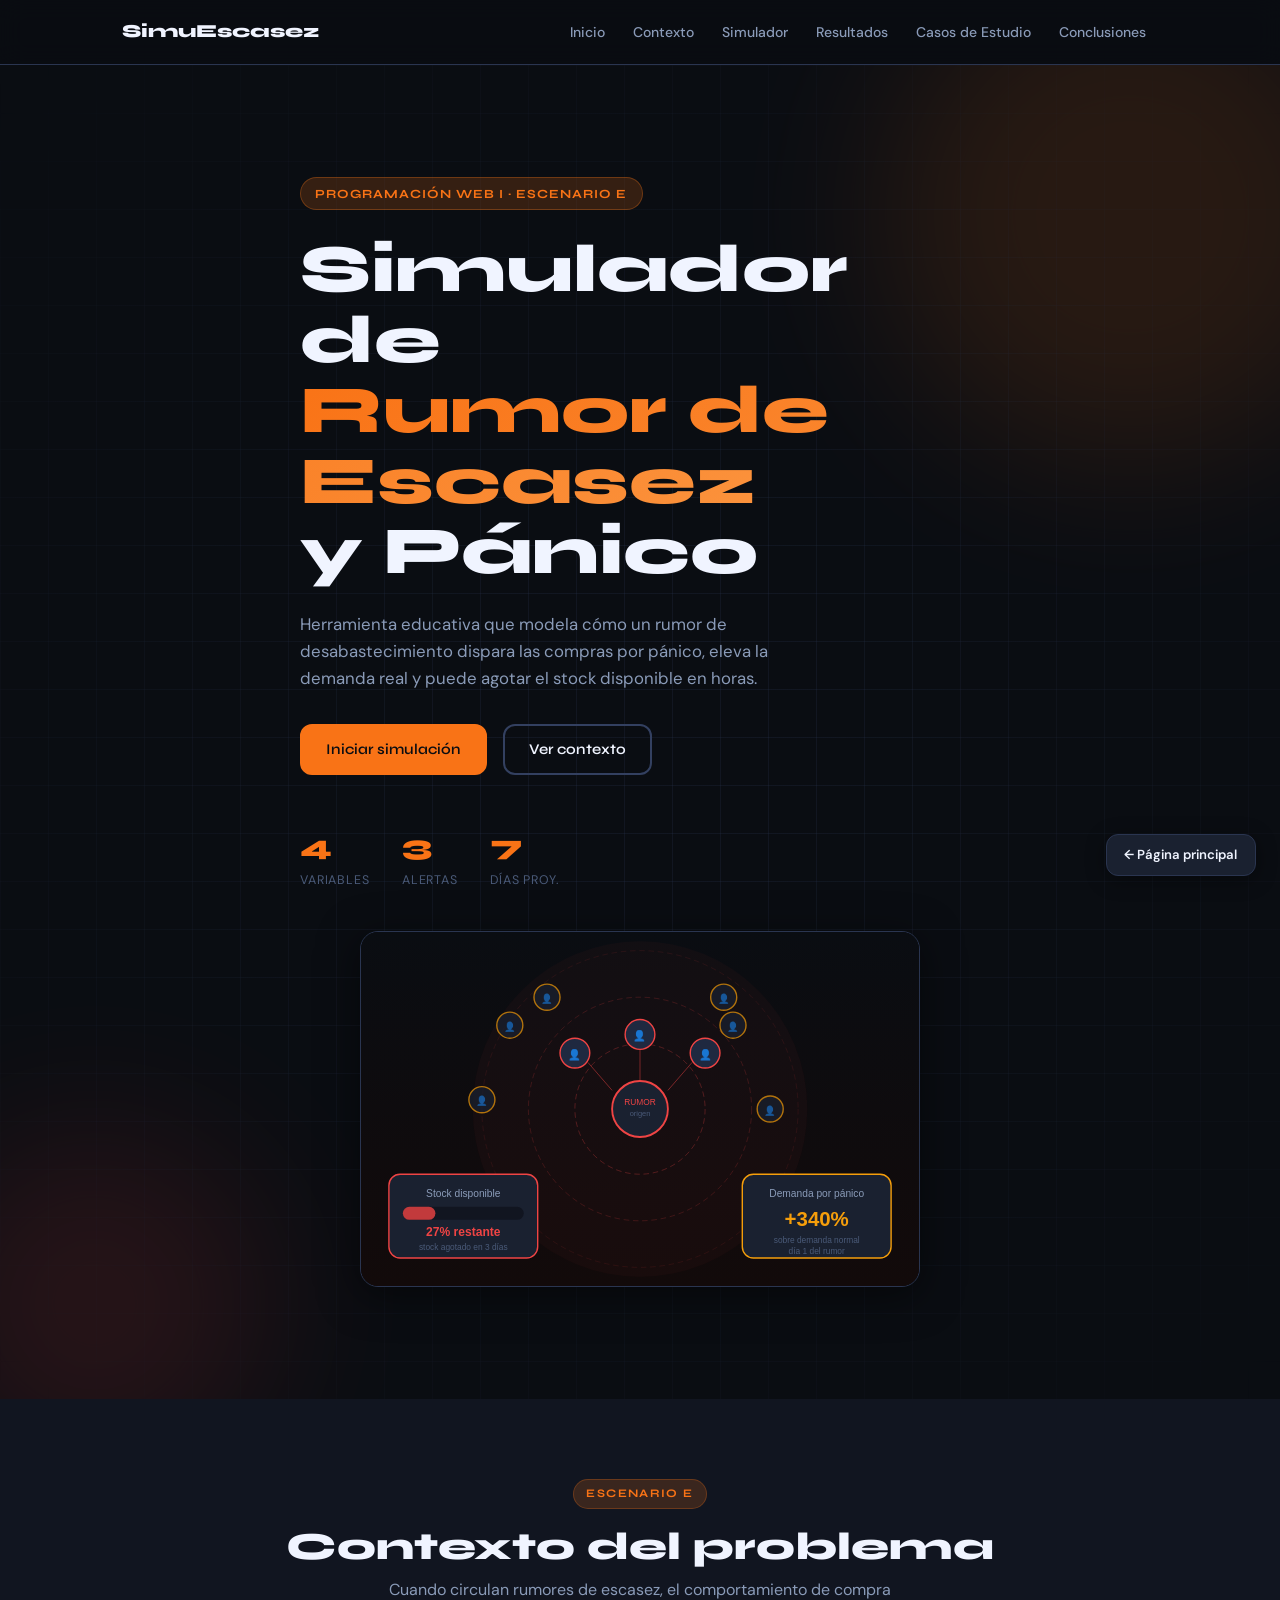
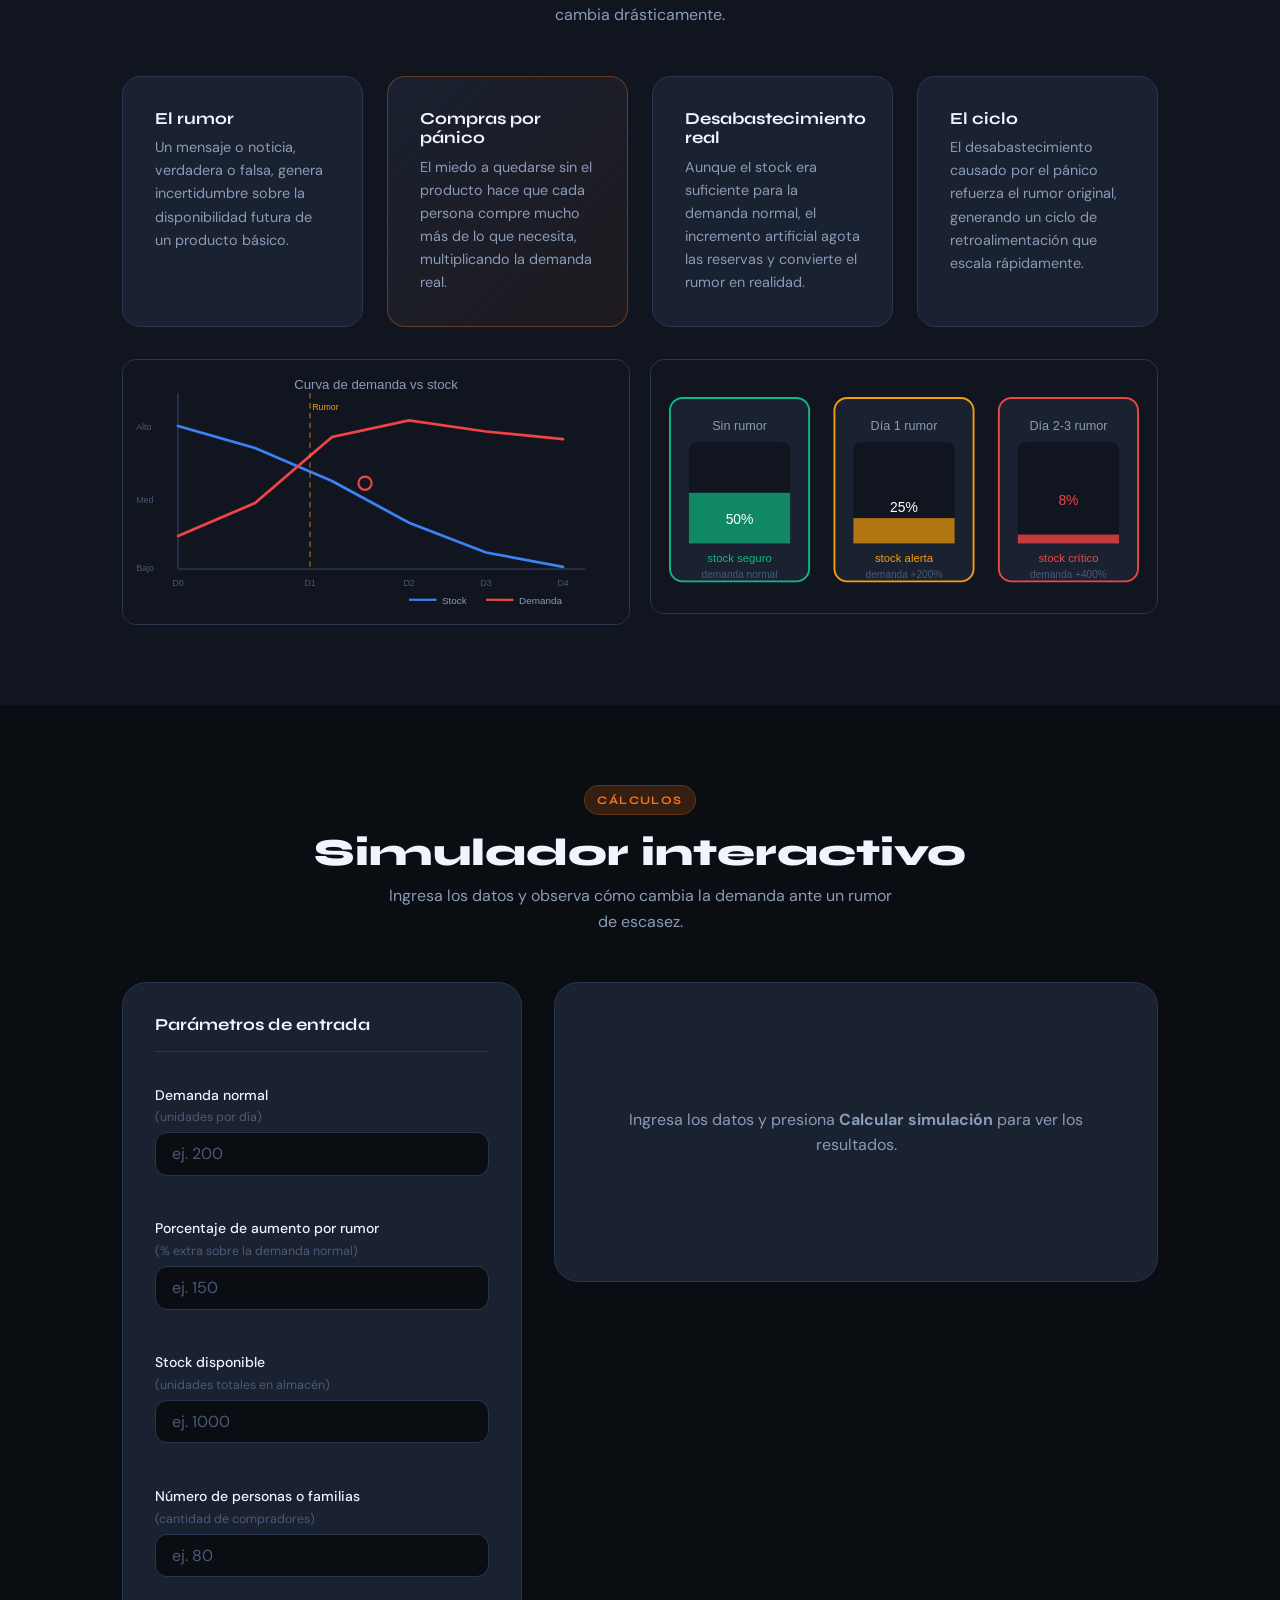
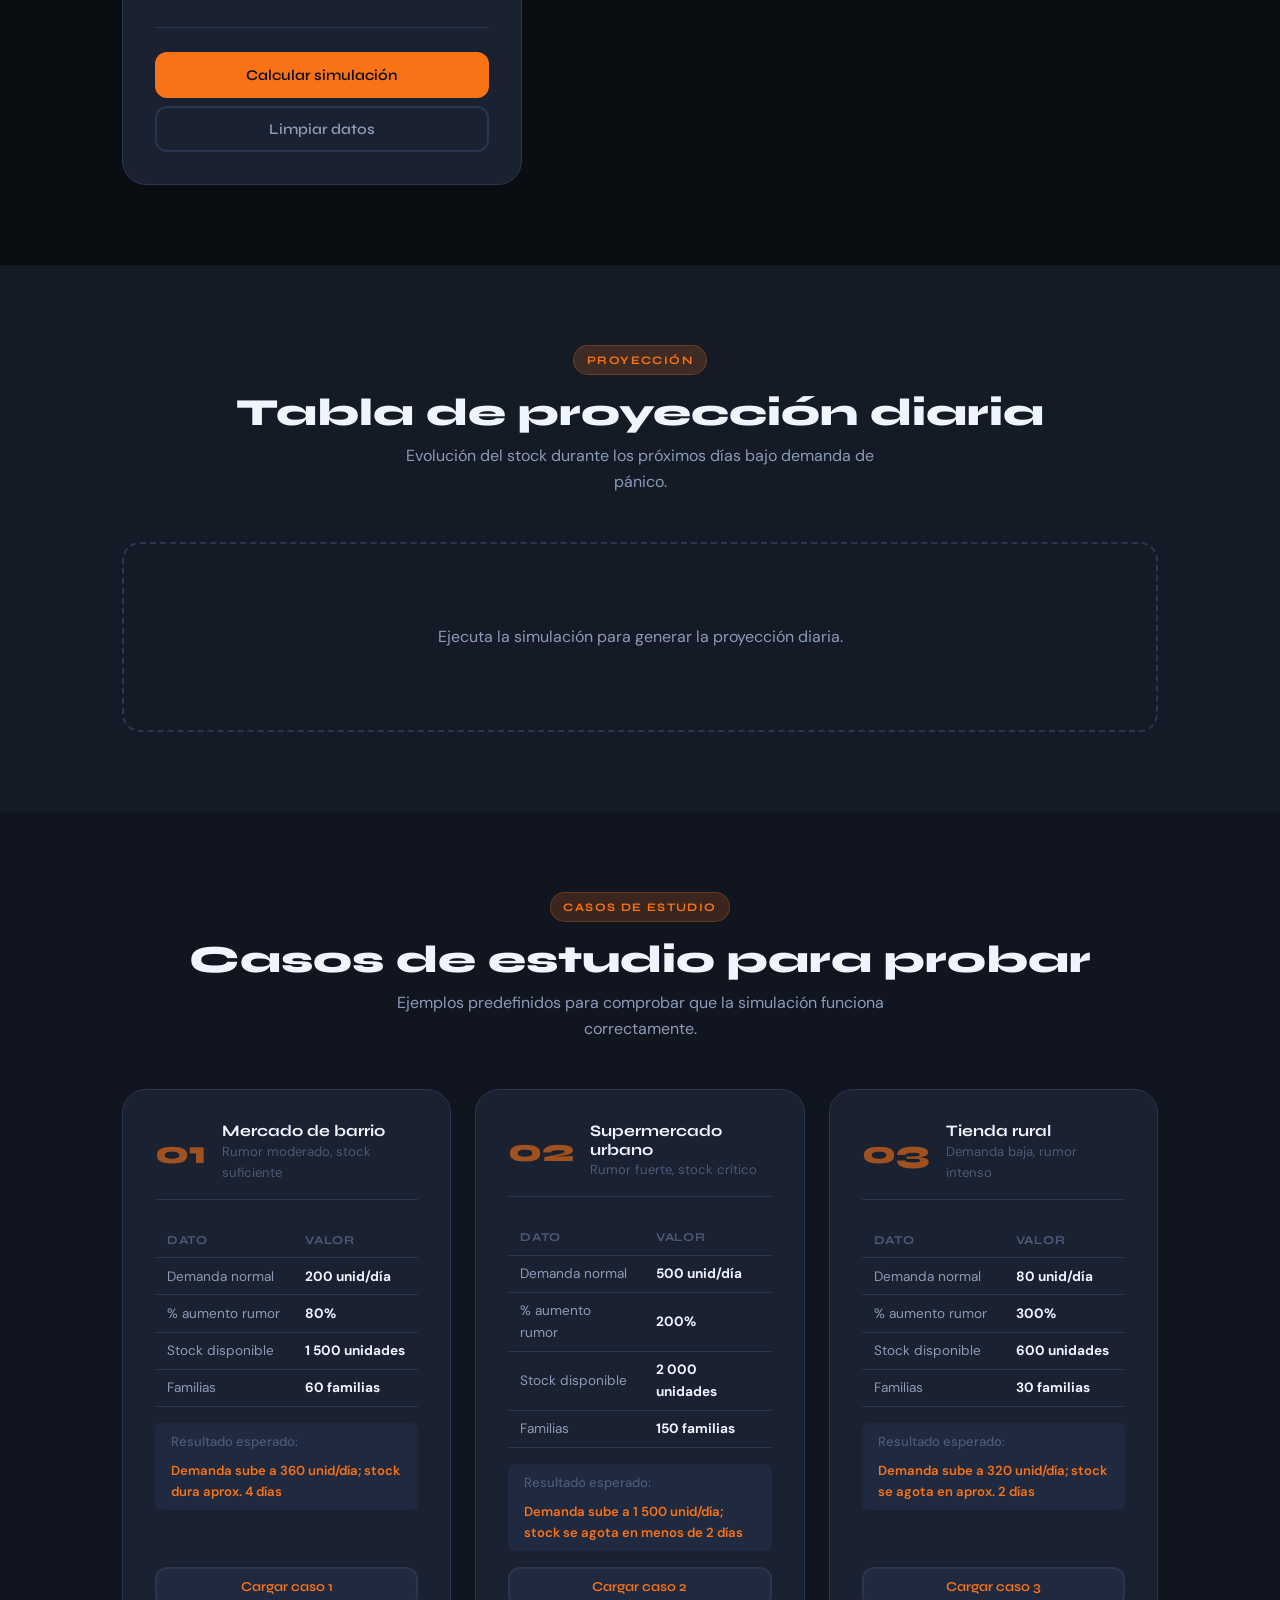
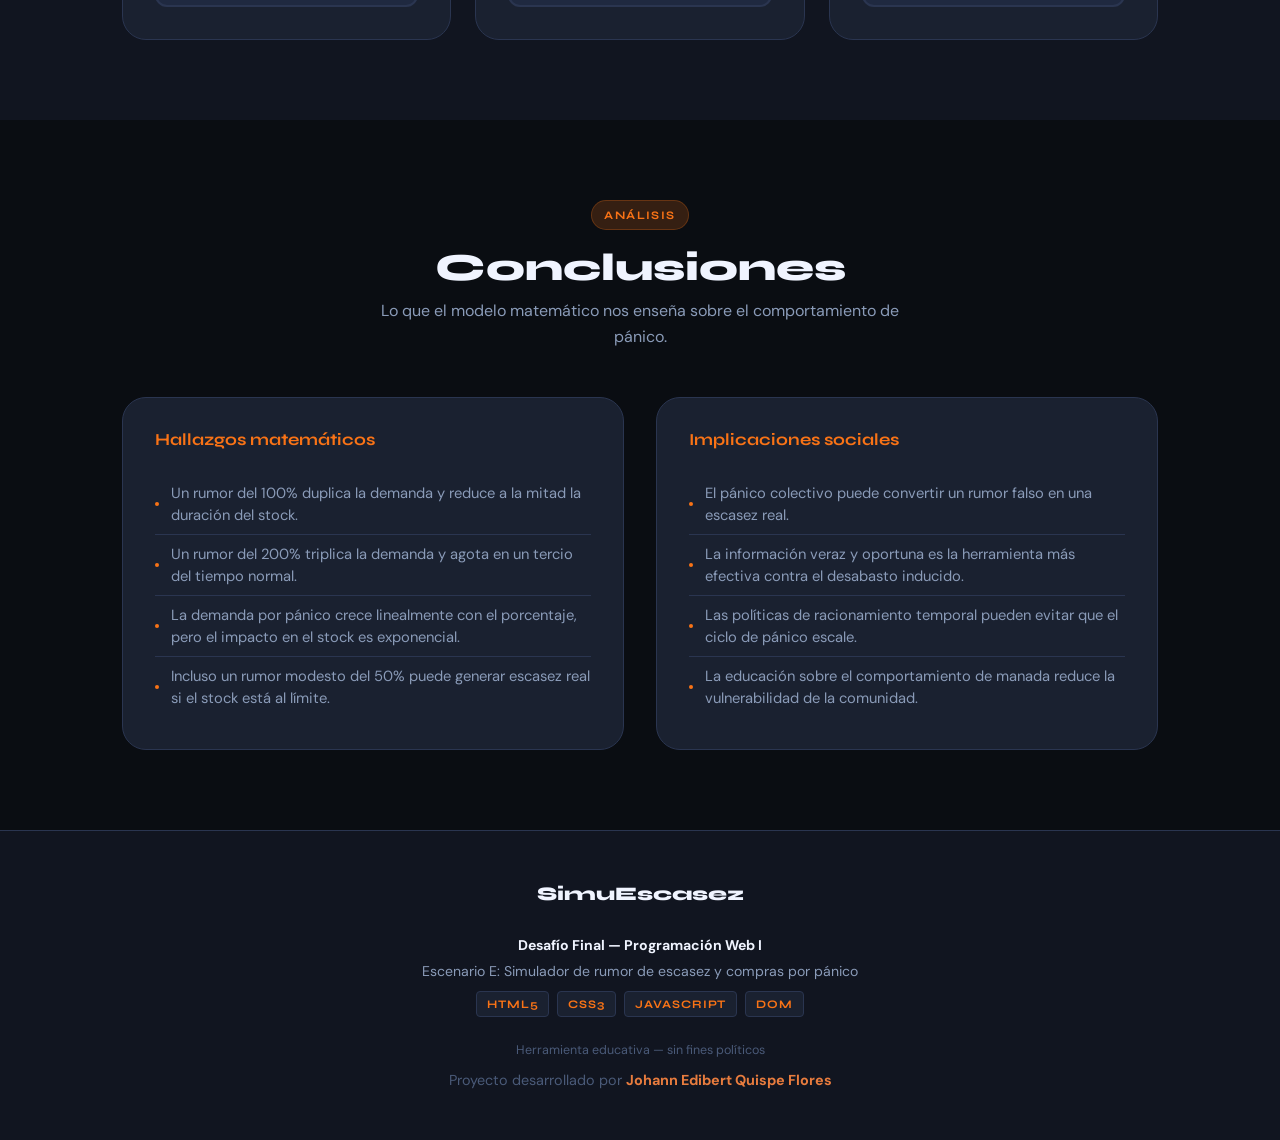
<file: simuladores/simulador-escasez/index.html>
<!DOCTYPE html>
<html lang="es">
<head>
  <meta charset="UTF-8" />
  <meta name="viewport" content="width=device-width, initial-scale=1.0" />
  <meta name="description" content="Simulador de rumor de escasez y compras por pánico - Herramienta educativa para calcular cómo un rumor afecta la demanda y el stock disponible" />
  <title>SimuEscasez | Simulador de Rumor de Escasez</title>
  <link rel="preconnect" href="https://fonts.googleapis.com" />
  <link rel="preconnect" href="https://fonts.gstatic.com" crossorigin />
  <link href="https://fonts.googleapis.com/css2?family=Syne:wght@400;600;700;800&family=DM+Sans:wght@300;400;500&display=swap" rel="stylesheet" />
  <link rel="stylesheet" href="css/estilos.css" />
  <style>
    .hero__visual {
      width: 100%;
      max-width: 560px;
      margin: 2.5rem auto 0;
      border-radius: 18px;
      overflow: hidden;
      box-shadow: 0 8px 40px rgba(0,0,0,0.5);
      border: 1px solid #2a3550;
    }
    .hero__visual img { width: 100%; display: block; }
    .context-img-strip {
      grid-column: 1 / -1;
      display: grid;
      grid-template-columns: 1fr 1fr;
      gap: 1.25rem;
      margin-top: 0.5rem;
    }
    .context-img-strip img {
      width: 100%;
      border-radius: 14px;
      border: 1px solid #2a3550;
      display: block;
    }
    @media (max-width: 640px) {
      .context-img-strip { grid-template-columns: 1fr; }
    }
  </style>
</head>
<body>

  <header class="header" role="banner">
    <div class="container header__inner">
      <div class="header__brand">
        <span class="header__title">SimuEscasez</span>
      </div>
      <button class="nav-toggle" id="navToggle" aria-label="Abrir menú" aria-expanded="false" aria-controls="mainNav">
        <span></span><span></span><span></span>
      </button>
      <nav class="nav" id="mainNav" aria-label="Navegación principal">
        <ul class="nav__list">
          <li><a class="nav__link" href="#inicio">Inicio</a></li>
          <li><a class="nav__link" href="#contexto">Contexto</a></li>
          <li><a class="nav__link" href="#simulador">Simulador</a></li>
          <li><a class="nav__link" href="#resultados">Resultados</a></li>
          <li><a class="nav__link" href="#casos">Casos de Estudio</a></li>
          <li><a class="nav__link" href="#conclusiones">Conclusiones</a></li>
        </ul>
      </nav></div></header>
  <main id="main-content">

    <section class="hero" id="inicio" aria-labelledby="hero-title">
      <div class="hero__bg" aria-hidden="true">
        <div class="hero__blob hero__blob--1"></div>
        <div class="hero__blob hero__blob--2"></div>
        <div class="hero__grid"></div>
      </div>
      <div class="container hero__content">
        <div class="hero__badge">Programación Web I &middot; Escenario E</div>
        <h1 class="hero__title" id="hero-title">
          Simulador de<br />
          <span class="hero__accent">Rumor de Escasez</span><br />
          y Pánico
        </h1>
        <p class="hero__desc">
          Herramienta educativa que modela cómo un rumor de desabastecimiento
          dispara las compras por pánico, eleva la demanda real y puede
          agotar el stock disponible en horas.
        </p>
        <div class="hero__actions">
          <a href="#simulador" class="btn btn--primary">Iniciar simulación</a>
          <a href="#contexto" class="btn btn--ghost">Ver contexto</a>
        </div>
        <div class="hero__stats" role="list">
          <div class="hero__stat" role="listitem">
            <strong>4</strong>
            <span>Variables</span>
          </div>
          <div class="hero__stat" role="listitem">
            <strong>3</strong>
            <span>Alertas</span>
          </div>
          <div class="hero__stat" role="listitem">
            <strong>7</strong>
            <span>Días proy.</span>
          </div>
        </div>
        <div class="hero__visual">
          <img src="img/hero-escasez.svg" alt="Visualización de propagación del rumor y colapso del stock" loading="eager" />
        </div>
      </div>
    </section>

    <section class="section section--dark" id="contexto" aria-labelledby="contexto-title">
      <div class="container">
        <div class="section__header">
          <span class="section__tag">Escenario E</span>
          <h2 class="section__title" id="contexto-title">Contexto del problema</h2>
          <p class="section__subtitle">Cuando circulan rumores de escasez, el comportamiento de compra cambia drásticamente.</p>
        </div>
        <div class="context-grid">
          <div class="context-card">
            <h3 class="context-card__title">El rumor</h3>
            <p class="context-card__text">Un mensaje o noticia, verdadera o falsa, genera incertidumbre sobre la disponibilidad futura de un producto básico.</p>
          </div>
          <div class="context-card context-card--highlight">
            <h3 class="context-card__title">Compras por pánico</h3>
            <p class="context-card__text">El miedo a quedarse sin el producto hace que cada persona compre mucho más de lo que necesita, multiplicando la demanda real.</p>
          </div>
          <div class="context-card">
            <h3 class="context-card__title">Desabastecimiento real</h3>
            <p class="context-card__text">Aunque el stock era suficiente para la demanda normal, el incremento artificial agota las reservas y convierte el rumor en realidad.</p>
          </div>
          <div class="context-card">
            <h3 class="context-card__title">El ciclo</h3>
            <p class="context-card__text">El desabastecimiento causado por el pánico refuerza el rumor original, generando un ciclo de retroalimentación que escala rápidamente.</p>
          </div>
          <div class="context-img-strip">
            <img src="img/grafico-demanda.svg" alt="Curva de demanda vs stock bajo rumor de escasez" />
            <img src="img/icono-panico.svg" alt="Comparación de stock en tres escenarios: sin rumor, día 1 y día 2-3" />
          </div>
        </div>
      </div>
    </section>

    <section class="section" id="simulador" aria-labelledby="simulador-title">
      <div class="container">
        <div class="section__header">
          <span class="section__tag">Cálculos</span>
          <h2 class="section__title" id="simulador-title">Simulador interactivo</h2>
          <p class="section__subtitle">Ingresa los datos y observa cómo cambia la demanda ante un rumor de escasez.</p>
        </div>
        <div class="simulator-layout">

          <div class="form-card" role="form" aria-label="Formulario de datos del simulador">
            <h3 class="form-card__title">
              Parámetros de entrada
            </h3>

            <div class="form-group">
              <label class="form-label" for="demandaNormal">
                Demanda normal
                <span class="form-hint">(unidades por día)</span>
              </label>
              <input
                class="form-input"
                type="number"
                id="demandaNormal"
                name="demandaNormal"
                min="1"
                placeholder="ej. 200"
                aria-describedby="demandaNormal-error"
              />
              <span class="form-error" id="demandaNormal-error" role="alert" aria-live="polite"></span>
            </div>

            <div class="form-group">
              <label class="form-label" for="porcentajeRumor">
                Porcentaje de aumento por rumor
                <span class="form-hint">(% extra sobre la demanda normal)</span>
              </label>
              <input
                class="form-input"
                type="number"
                id="porcentajeRumor"
                name="porcentajeRumor"
                min="0"
                max="999"
                placeholder="ej. 150"
                aria-describedby="porcentajeRumor-error"
              />
              <span class="form-error" id="porcentajeRumor-error" role="alert" aria-live="polite"></span>
            </div>

            <div class="form-group">
              <label class="form-label" for="stockDisponible">
                Stock disponible
                <span class="form-hint">(unidades totales en almacén)</span>
              </label>
              <input
                class="form-input"
                type="number"
                id="stockDisponible"
                name="stockDisponible"
                min="1"
                placeholder="ej. 1000"
                aria-describedby="stockDisponible-error"
              />
              <span class="form-error" id="stockDisponible-error" role="alert" aria-live="polite"></span>
            </div>

            <div class="form-group">
              <label class="form-label" for="numFamilias">
                Número de personas o familias
                <span class="form-hint">(cantidad de compradores)</span>
              </label>
              <input
                class="form-input"
                type="number"
                id="numFamilias"
                name="numFamilias"
                min="1"
                placeholder="ej. 80"
                aria-describedby="numFamilias-error"
              />
              <span class="form-error" id="numFamilias-error" role="alert" aria-live="polite"></span>
            </div>

            <div class="form-actions">
              <button class="btn btn--primary btn--full" id="btnCalcular" type="button">
                Calcular simulación
              </button>
              <button class="btn btn--outline btn--full" id="btnLimpiar" type="button">
                Limpiar datos
              </button>
            </div>
          </div>

          <div>
            <div class="quick-results" id="quickResults" aria-live="polite" aria-label="Resultados del simulador">
              <div class="quick-results__placeholder" id="placeholderResultados">
                <p>Ingresa los datos y presiona <strong>Calcular simulación</strong> para ver los resultados.</p>
              </div>
              <div class="quick-results__content" id="contenidoResultados" hidden>
                <div class="result-cards-grid" id="tarjetasResultado"></div>
                <div id="alertaEstado"></div>
                <div id="bloqueComparacion"></div>
              </div>
            </div>
          </div>
        </div>
      </div>
    </section>

    <section class="section section--alt" id="resultados" aria-labelledby="resultados-title">
      <div class="container">
        <div class="section__header">
          <span class="section__tag">Proyección</span>
          <h2 class="section__title" id="resultados-title">Tabla de proyección diaria</h2>
          <p class="section__subtitle">Evolución del stock durante los próximos días bajo demanda de pánico.</p>
        </div>

        <div class="table-placeholder" id="tablaPlaceholder" role="status">
          <p>Ejecuta la simulación para generar la proyección diaria.</p>
        </div>
        <div id="tablaWrapper" hidden>
          <div class="table-wrapper">
            <table class="projection-table" aria-label="Proyección diaria del stock">
              <thead>
                <tr>
                  <th scope="col">Día</th>
                  <th scope="col">Demanda normal</th>
                  <th scope="col">Demanda pánico</th>
                  <th scope="col">Stock restante</th>
                  <th scope="col">Estado</th>
                </tr>
              </thead>
              <tbody id="cuerpoTabla"></tbody>
            </table>
          </div>
        </div>
      </div>
    </section>

    <section class="section section--dark" id="casos" aria-labelledby="casos-title">
      <div class="container">
        <div class="section__header">
          <span class="section__tag">Casos de estudio</span>
          <h2 class="section__title" id="casos-title">Casos de estudio para probar</h2>
          <p class="section__subtitle">Ejemplos predefinidos para comprobar que la simulación funciona correctamente.</p>
        </div>
        <div class="cases-grid">

          <div class="case-card">
            <div class="case-card__header">
              <span class="case-card__num">01</span>
              <div>
                <h3 class="case-card__title">Mercado de barrio</h3>
                <p style="font-size:0.82rem;color:var(--color-text-muted);">Rumor moderado, stock suficiente</p>
              </div>
            </div>
            <div class="case-card__body">
              <table class="case-table">
                <thead>
                  <tr><th>Dato</th><th>Valor</th></tr>
                </thead>
                <tbody>
                  <tr><td>Demanda normal</td><td><strong>200 unid/día</strong></td></tr>
                  <tr><td>% aumento rumor</td><td><strong>80%</strong></td></tr>
                  <tr><td>Stock disponible</td><td><strong>1 500 unidades</strong></td></tr>
                  <tr><td>Familias</td><td><strong>60 familias</strong></td></tr>
                </tbody>
              </table>
              <div class="case-card__expected">
                <span class="expected-label">Resultado esperado:</span>
                <span class="expected-value">Demanda sube a 360 unid/día; stock dura aprox. 4 días</span>
              </div>
            </div>
            <button class="btn btn--case" data-caso="1" type="button">Cargar caso 1</button>
          </div>

          <div class="case-card">
            <div class="case-card__header">
              <span class="case-card__num">02</span>
              <div>
                <h3 class="case-card__title">Supermercado urbano</h3>
                <p style="font-size:0.82rem;color:var(--color-text-muted);">Rumor fuerte, stock crítico</p>
              </div>
            </div>
            <div class="case-card__body">
              <table class="case-table">
                <thead>
                  <tr><th>Dato</th><th>Valor</th></tr>
                </thead>
                <tbody>
                  <tr><td>Demanda normal</td><td><strong>500 unid/día</strong></td></tr>
                  <tr><td>% aumento rumor</td><td><strong>200%</strong></td></tr>
                  <tr><td>Stock disponible</td><td><strong>2 000 unidades</strong></td></tr>
                  <tr><td>Familias</td><td><strong>150 familias</strong></td></tr>
                </tbody>
              </table>
              <div class="case-card__expected">
                <span class="expected-label">Resultado esperado:</span>
                <span class="expected-value">Demanda sube a 1 500 unid/día; stock se agota en menos de 2 días</span>
              </div>
            </div>
            <button class="btn btn--case" data-caso="2" type="button">Cargar caso 2</button>
          </div>

          <div class="case-card">
            <div class="case-card__header">
              <span class="case-card__num">03</span>
              <div>
                <h3 class="case-card__title">Tienda rural</h3>
                <p style="font-size:0.82rem;color:var(--color-text-muted);">Demanda baja, rumor intenso</p>
              </div>
            </div>
            <div class="case-card__body">
              <table class="case-table">
                <thead>
                  <tr><th>Dato</th><th>Valor</th></tr>
                </thead>
                <tbody>
                  <tr><td>Demanda normal</td><td><strong>80 unid/día</strong></td></tr>
                  <tr><td>% aumento rumor</td><td><strong>300%</strong></td></tr>
                  <tr><td>Stock disponible</td><td><strong>600 unidades</strong></td></tr>
                  <tr><td>Familias</td><td><strong>30 familias</strong></td></tr>
                </tbody>
              </table>
              <div class="case-card__expected">
                <span class="expected-label">Resultado esperado:</span>
                <span class="expected-value">Demanda sube a 320 unid/día; stock se agota en aprox. 2 días</span>
              </div>
            </div>
            <button class="btn btn--case" data-caso="3" type="button">Cargar caso 3</button>
          </div>

        </div>
      </div>
    </section>

    <section class="section" id="conclusiones" aria-labelledby="conclusiones-title">
      <div class="container">
        <div class="section__header">
          <span class="section__tag">Análisis</span>
          <h2 class="section__title" id="conclusiones-title">Conclusiones</h2>
          <p class="section__subtitle">Lo que el modelo matemático nos enseña sobre el comportamiento de pánico.</p>
        </div>
        <div class="conclusions-grid">
          <div class="conclusion-block">
            <h3 class="conclusion-block__title">Hallazgos matemáticos</h3>
            <ul class="conclusion-list" style="list-style:none;padding:0;">
              <li>Un rumor del 100% duplica la demanda y reduce a la mitad la duración del stock.</li>
              <li>Un rumor del 200% triplica la demanda y agota en un tercio del tiempo normal.</li>
              <li>La demanda por pánico crece linealmente con el porcentaje, pero el impacto en el stock es exponencial.</li>
              <li>Incluso un rumor modesto del 50% puede generar escasez real si el stock está al límite.</li>
            </ul>
          </div>
          <div class="conclusion-block">
            <h3 class="conclusion-block__title">Implicaciones sociales</h3>
            <ul class="conclusion-list" style="list-style:none;padding:0;">
              <li>El pánico colectivo puede convertir un rumor falso en una escasez real.</li>
              <li>La información veraz y oportuna es la herramienta más efectiva contra el desabasto inducido.</li>
              <li>Las políticas de racionamiento temporal pueden evitar que el ciclo de pánico escale.</li>
              <li>La educación sobre el comportamiento de manada reduce la vulnerabilidad de la comunidad.</li>
            </ul>
          </div>
        </div>
      </div>
    </section>

  </main>

  <footer class="footer" role="contentinfo">
    <div class="container footer__inner">
      <div class="footer__brand">
        SimuEscasez
      </div>
      <div class="footer__credits">
        <p><strong>Desafío Final &mdash; Programación Web I</strong></p>
        <p>Escenario E: Simulador de rumor de escasez y compras por pánico</p>
        <div class="footer__tech">
          <span>HTML5</span>
          <span>CSS3</span>
          <span>JavaScript</span>
          <span>DOM</span>
        </div>
      </div>
      <p class="footer__copy">Herramienta educativa &mdash; sin fines políticos</p>
    </div>
    <p class="footer__developer">Proyecto desarrollado por <strong>Johann Edibert Quispe Flores</strong></p>
  </footer>

  <script src="js/script.js"></script>

  <div style="position:fixed;bottom:1.5rem;right:1.5rem;z-index:400;">
    <a href="../index.html"
       style="display:inline-flex;align-items:center;gap:0.5rem;background:#1a2130;color:#f0f4ff;
              border:1px solid #2a3550;border-radius:12px;padding:0.6rem 1.1rem;font-family:'DM Sans',sans-serif;
              font-size:0.82rem;font-weight:600;text-decoration:none;box-shadow:0 4px 20px rgba(0,0,0,0.4);
              transition:all 220ms cubic-bezier(0.4,0,0.2,1);"
       onmouseover="this.style.background='#1f2940';this.style.borderColor='#334060';"
       onmouseout="this.style.background='#1a2130';this.style.borderColor='#2a3550';"
       aria-label="Volver a página principal">
      &#8592; Página principal
    </a>
  </div>

</body>
</html>
</file>
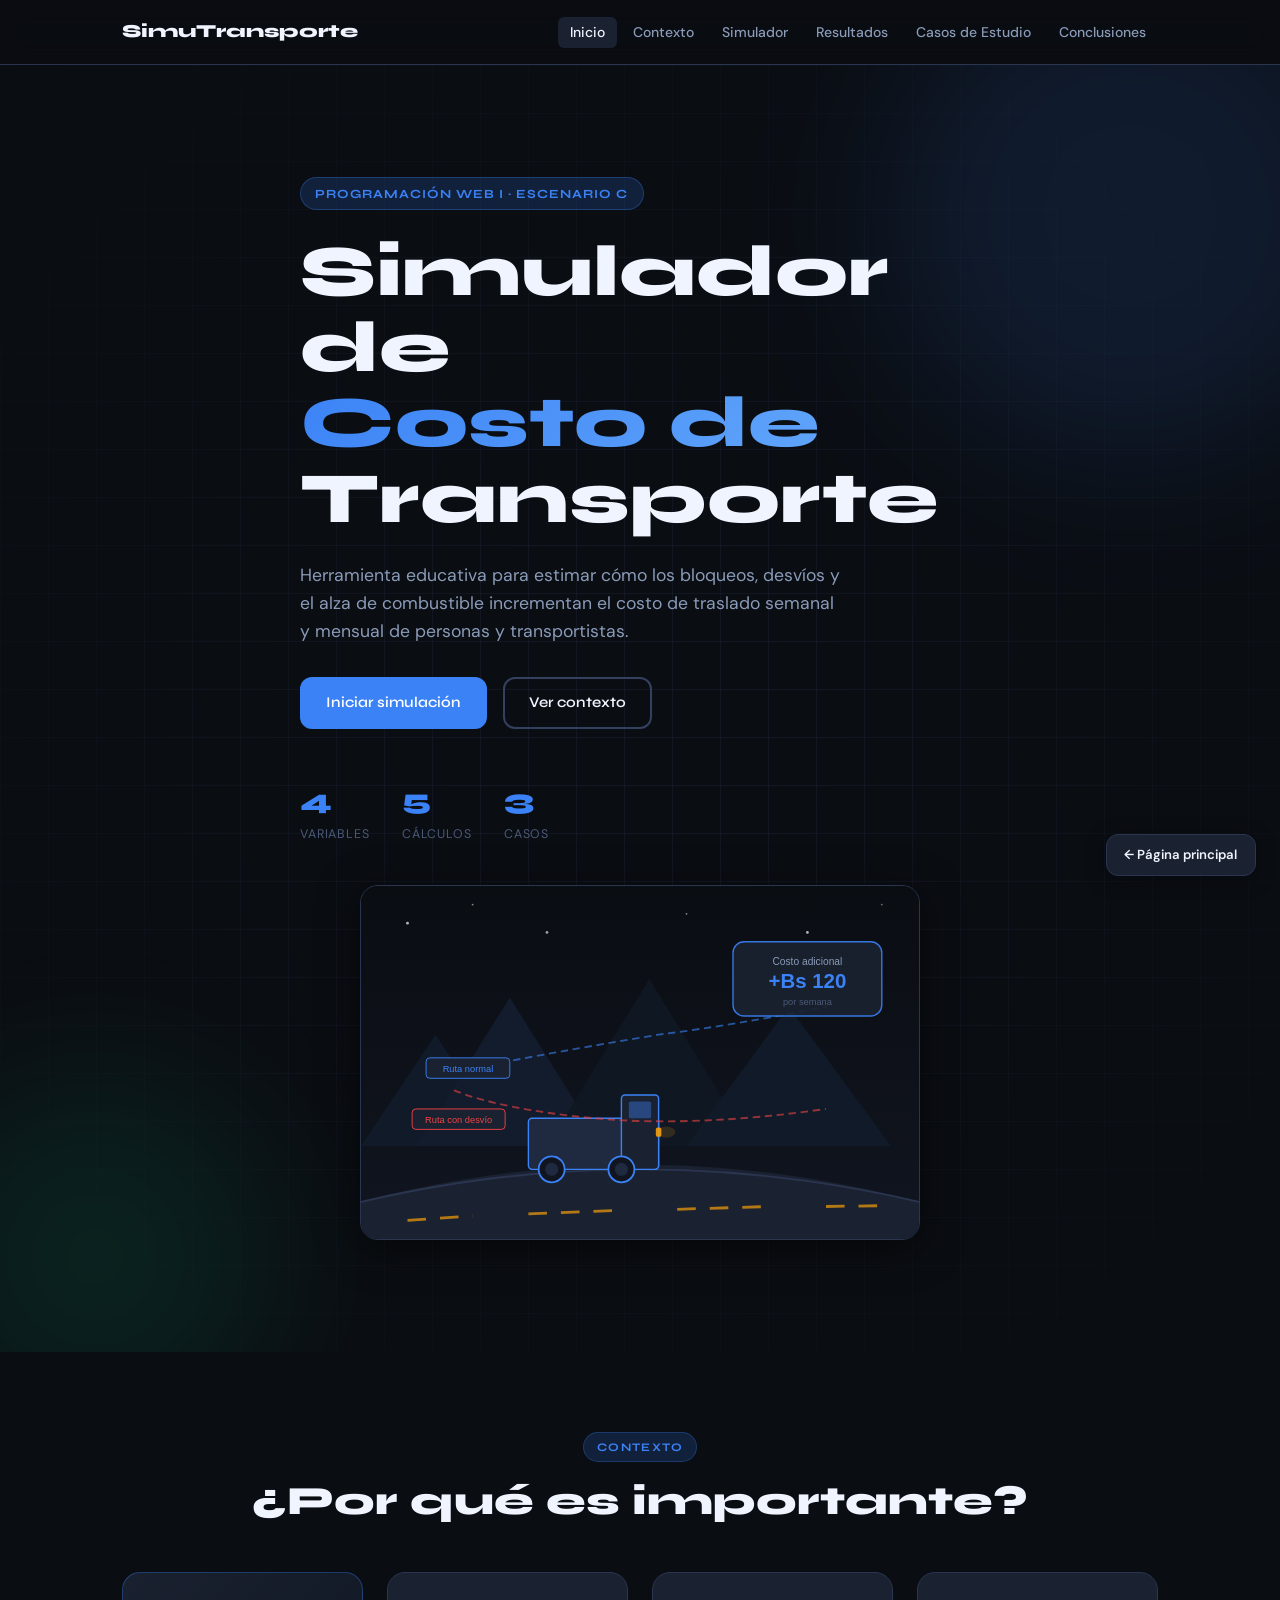
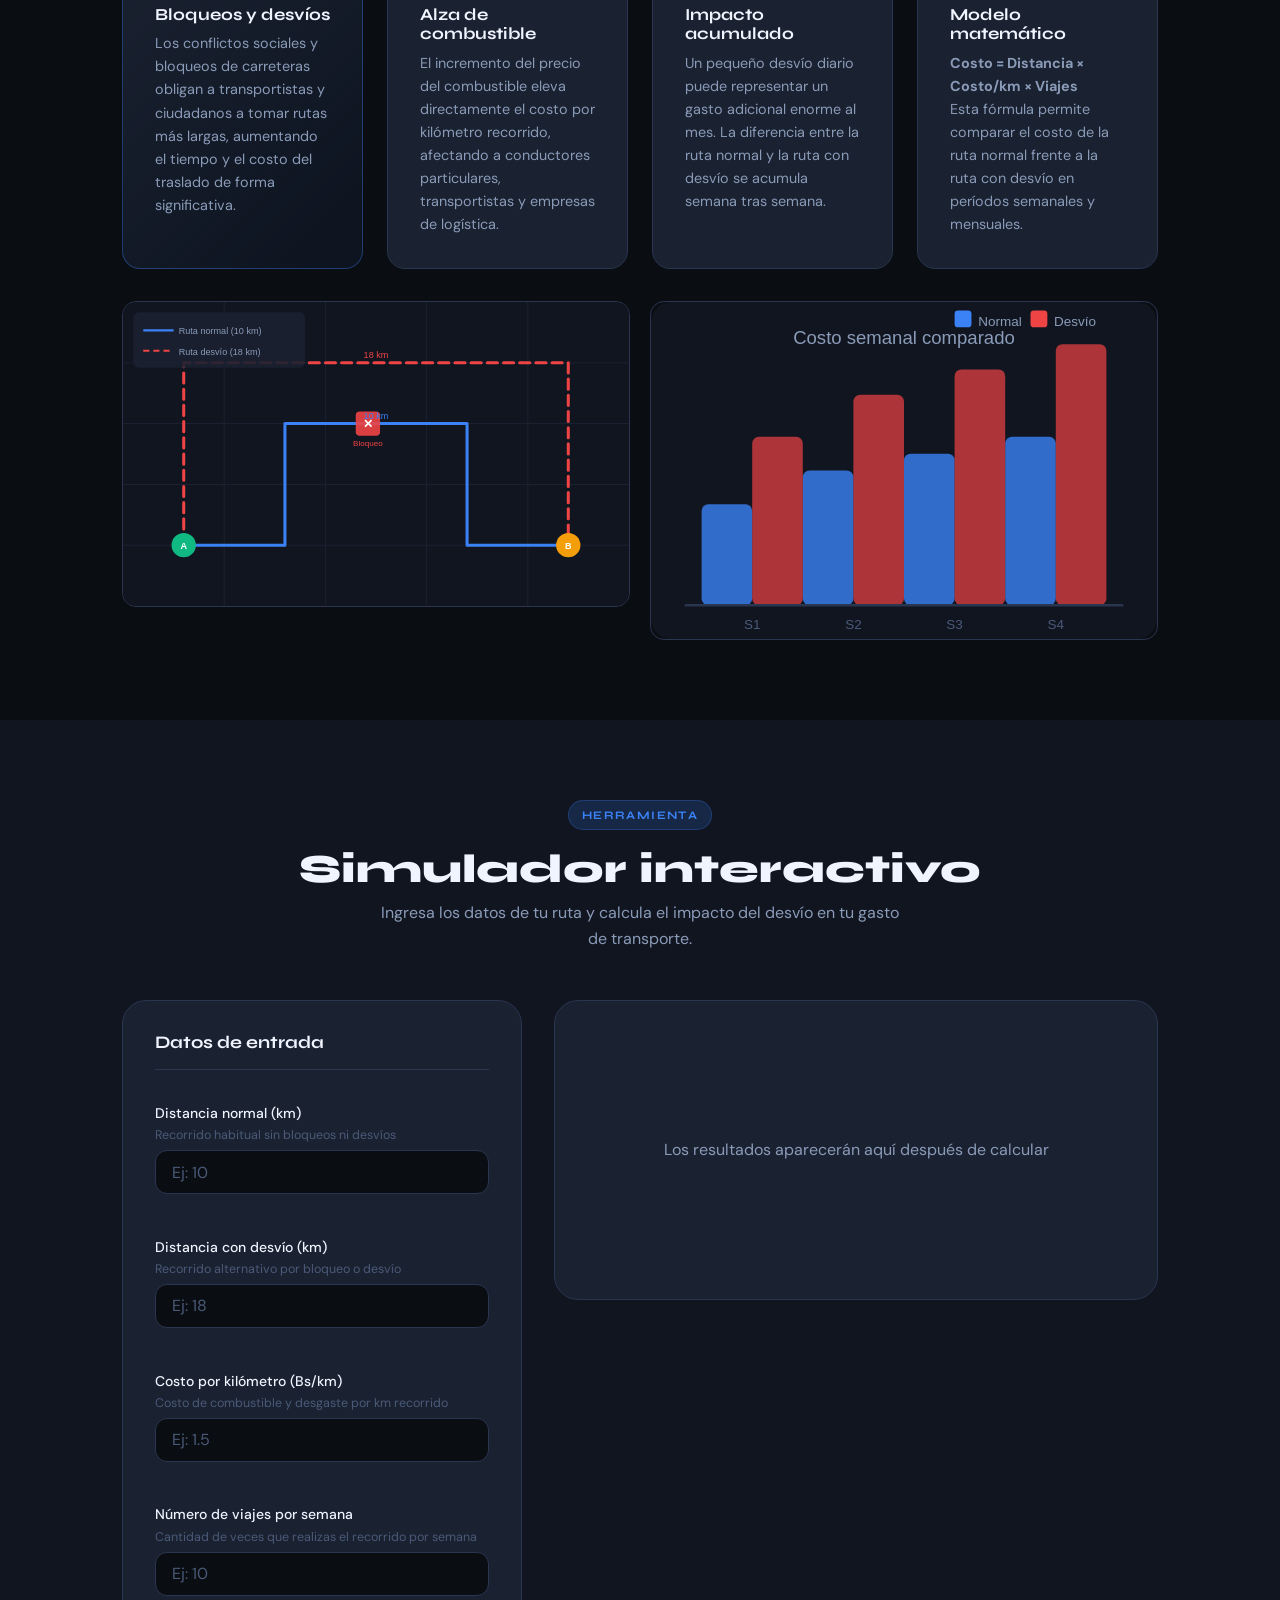
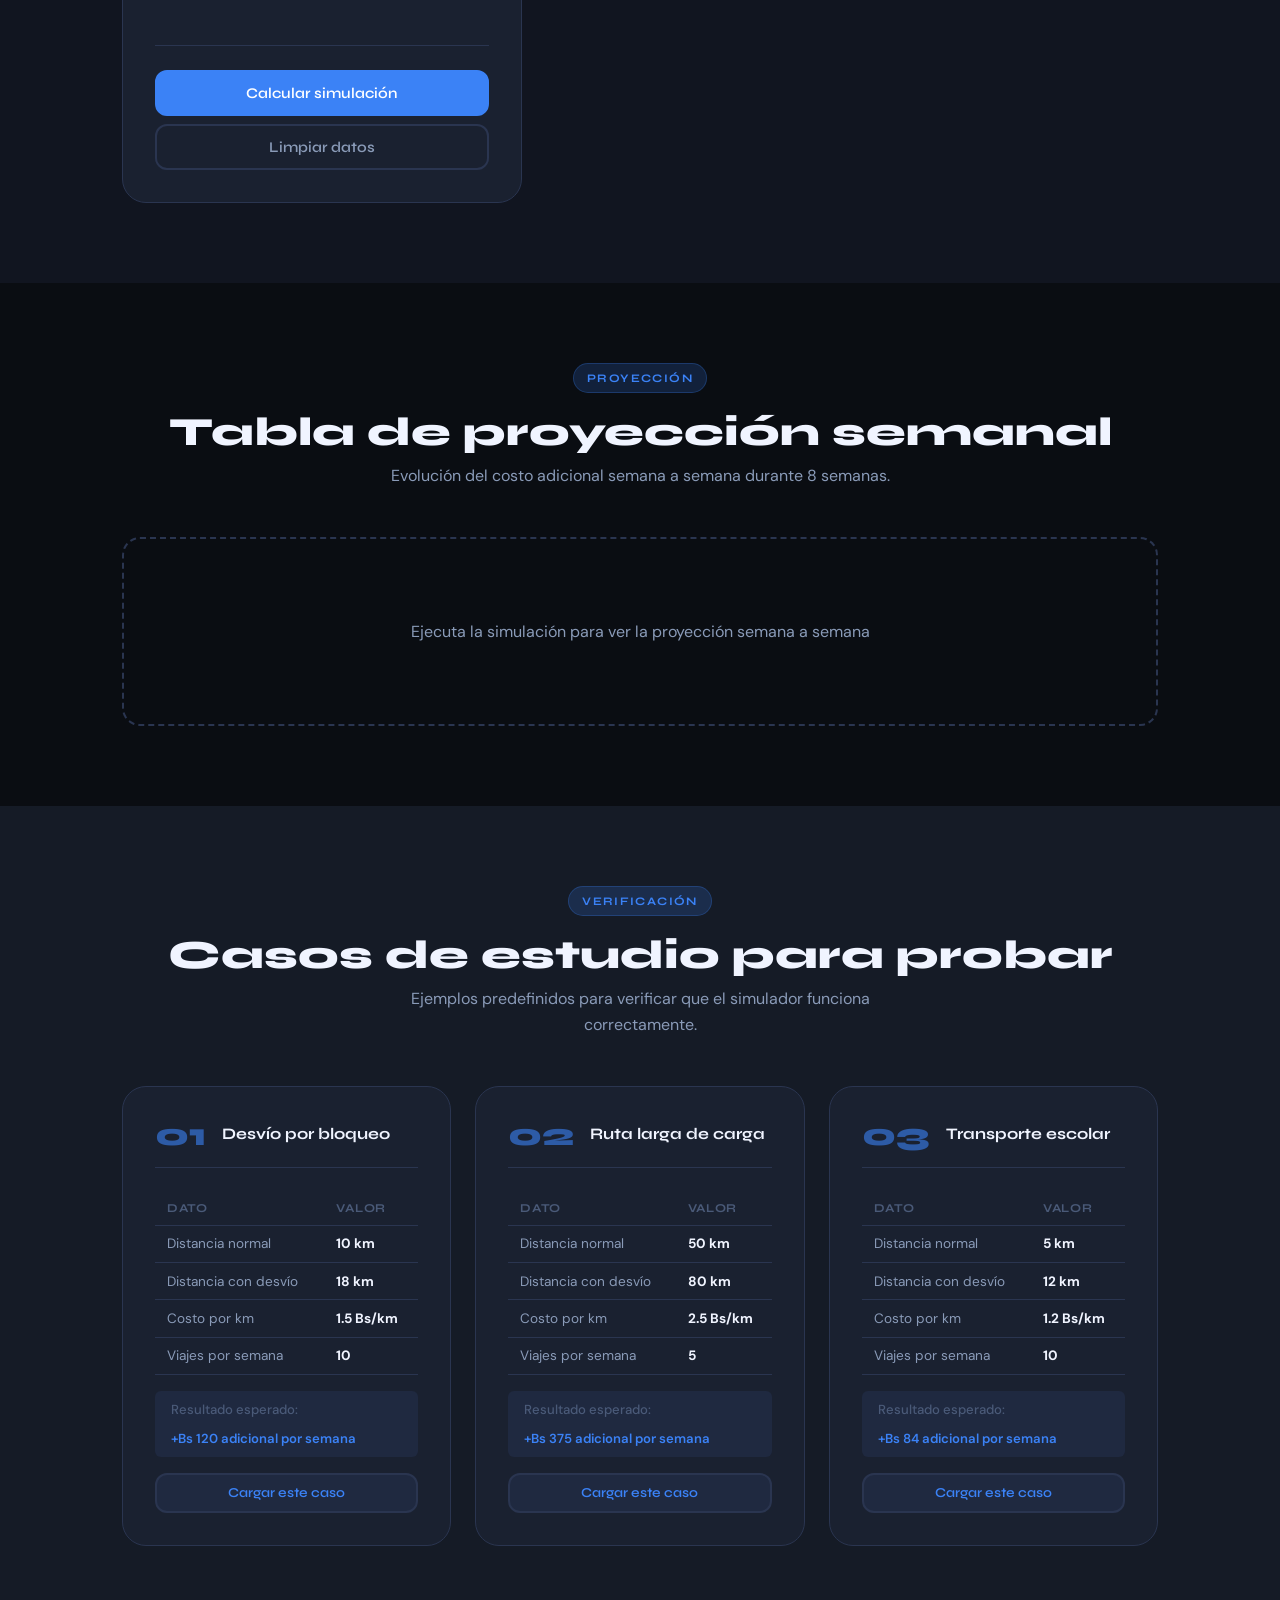
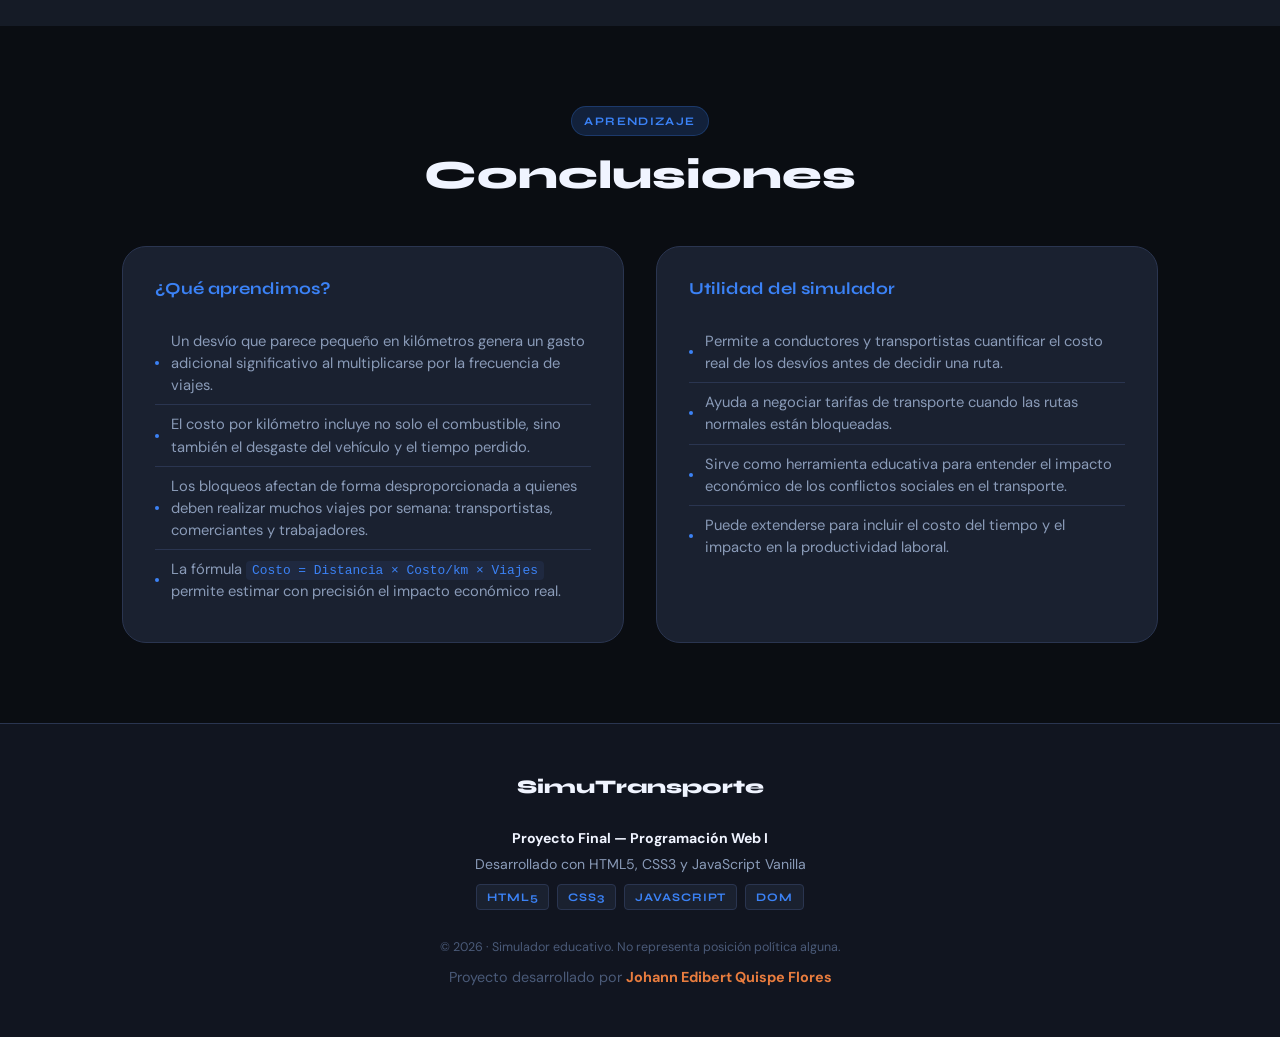
<file: simuladores/simulador-transporte/index.html>
<!DOCTYPE html>
<html lang="es">
<head>
  <meta charset="UTF-8" />
  <meta name="viewport" content="width=device-width, initial-scale=1.0" />
  <meta name="description" content="Simulador de costo de transporte - Herramienta educativa para calcular el impacto de desvíos y bloqueos en el costo de traslado" />
  <title>SimuTransporte | Simulador de Costo de Transporte</title>
  <link rel="preconnect" href="https://fonts.googleapis.com" />
  <link rel="preconnect" href="https://fonts.gstatic.com" crossorigin />
  <link href="https://fonts.googleapis.com/css2?family=Syne:wght@400;600;700;800&family=DM+Sans:wght@300;400;500&display=swap" rel="stylesheet" />
  <link rel="stylesheet" href="css/estilos.css" />
  <style>
    .hero__visual {
      width: 100%;
      max-width: 560px;
      margin: 2.5rem auto 0;
      border-radius: 18px;
      overflow: hidden;
      box-shadow: 0 8px 40px rgba(0,0,0,0.5);
      border: 1px solid #2a3550;
    }
    .hero__visual img { width: 100%; display: block; }
    .context-img-wrap {
      grid-column: 1 / -1;
      display: grid;
      grid-template-columns: 1fr 1fr;
      gap: 1.25rem;
      margin-top: 0.5rem;
    }
    .context-img-wrap img {
      width: 100%;
      border-radius: 14px;
      border: 1px solid #2a3550;
      display: block;
    }
    @media (max-width: 640px) {
      .context-img-wrap { grid-template-columns: 1fr; }
    }
  </style>
</head>
<body>

  <header class="header" role="banner">
    <div class="container header__inner">
      <div class="header__brand">
        <span class="header__title">SimuTransporte</span>
      </div>
      <button class="nav-toggle" id="navToggle" aria-label="Abrir menú" aria-expanded="false" aria-controls="mainNav">
        <span></span><span></span><span></span>
      </button>
      <nav class="nav" id="mainNav" aria-label="Navegación principal">
        <ul class="nav__list">
          <li><a class="nav__link" href="#inicio">Inicio</a></li>
          <li><a class="nav__link" href="#contexto">Contexto</a></li>
          <li><a class="nav__link" href="#simulador">Simulador</a></li>
          <li><a class="nav__link" href="#resultados">Resultados</a></li>
          <li><a class="nav__link" href="#casos">Casos de Estudio</a></li>
          <li><a class="nav__link" href="#conclusiones">Conclusiones</a></li>
        </ul>
      </nav></div></header>
  <main id="main-content">

    <section class="hero" id="inicio" aria-labelledby="hero-title">
      <div class="hero__bg" aria-hidden="true">
        <div class="hero__blob hero__blob--1"></div>
        <div class="hero__blob hero__blob--2"></div>
        <div class="hero__grid"></div>
      </div>
      <div class="container hero__content">
        <div class="hero__badge">Programación Web I · Escenario C</div>
        <h1 class="hero__title" id="hero-title">
          Simulador de<br />
          <span class="hero__accent">Costo de</span><br />
          Transporte
        </h1>
        <p class="hero__desc">
          Herramienta educativa para estimar cómo los bloqueos, desvíos 
          y el alza de combustible incrementan el costo de traslado 
          semanal y mensual de personas y transportistas.
        </p>
        <div class="hero__actions">
          <a href="#simulador" class="btn btn--primary">Iniciar simulación</a>
          <a href="#contexto" class="btn btn--ghost">Ver contexto</a>
        </div>
        <div class="hero__stats" role="list">
          <div class="hero__stat" role="listitem">
            <strong>4</strong>
            <span>Variables</span>
          </div>
          <div class="hero__stat" role="listitem">
            <strong>5</strong>
            <span>Cálculos</span>
          </div>
          <div class="hero__stat" role="listitem">
            <strong>3</strong>
            <span>Casos</span>
          </div>
        </div>
        <div class="hero__visual">
          <img src="img/hero-transporte.svg" alt="Ilustración de ruta normal vs ruta con desvío" loading="eager" />
        </div>
      </div>
    </section>

    <section class="section" id="contexto" aria-labelledby="contexto-title">
      <div class="container">
        <div class="section__header">
          <span class="section__tag">Contexto</span>
          <h2 class="section__title" id="contexto-title">¿Por qué es importante?</h2>
        </div>
        <div class="context-grid">
          <article class="context-card context-card--highlight">
            <h3 class="context-card__title">Bloqueos y desvíos</h3>
            <p class="context-card__text">
              Los conflictos sociales y bloqueos de carreteras obligan a transportistas 
              y ciudadanos a tomar rutas más largas, aumentando el tiempo y el costo 
              del traslado de forma significativa.
            </p>
          </article>
          <article class="context-card">
            <h3 class="context-card__title">Alza de combustible</h3>
            <p class="context-card__text">
              El incremento del precio del combustible eleva directamente el costo 
              por kilómetro recorrido, afectando a conductores particulares, 
              transportistas y empresas de logística.
            </p>
          </article>
          <article class="context-card">
            <h3 class="context-card__title">Impacto acumulado</h3>
            <p class="context-card__text">
              Un pequeño desvío diario puede representar un gasto adicional enorme 
              al mes. La diferencia entre la ruta normal y la ruta con desvío se 
              acumula semana tras semana.
            </p>
          </article>
          <article class="context-card">
            <h3 class="context-card__title">Modelo matemático</h3>
            <p class="context-card__text">
              <strong>Costo = Distancia × Costo/km × Viajes</strong><br />
              Esta fórmula permite comparar el costo de la ruta normal frente 
              a la ruta con desvío en períodos semanales y mensuales.
            </p>
          </article>
          <div class="context-img-wrap">
            <img src="img/mapa-rutas.svg" alt="Mapa de ruta normal versus ruta con desvío" />
            <img src="img/icono-costo.svg" alt="Gráfico comparativo de costos semanales" />
          </div>
        </div>
      </div>
    </section>

    <section class="section section--dark" id="simulador" aria-labelledby="simulador-title">
      <div class="container">
        <div class="section__header">
          <span class="section__tag">Herramienta</span>
          <h2 class="section__title" id="simulador-title">Simulador interactivo</h2>
          <p class="section__subtitle">Ingresa los datos de tu ruta y calcula el impacto del desvío en tu gasto de transporte.</p>
        </div>

        <div class="simulator-layout">
          <div class="simulator-form-wrapper">
            <div class="form-card" role="form" aria-labelledby="form-title">
              <h3 class="form-card__title" id="form-title">Datos de entrada</h3>

              <div class="form-group">
                <label class="form-label" for="distanciaNormal">
                  Distancia normal (km)
                  <span class="form-hint">Recorrido habitual sin bloqueos ni desvíos</span>
                </label>
                <input
                  class="form-input"
                  type="number"
                  id="distanciaNormal"
                  name="distanciaNormal"
                  placeholder="Ej: 10"
                  min="0"
                  step="0.5"
                  aria-required="true"
                  aria-describedby="distanciaNormal-error"
                />
                <span class="form-error" id="distanciaNormal-error" role="alert" aria-live="polite"></span>
              </div>

              <div class="form-group">
                <label class="form-label" for="distanciaDesvio">
                  Distancia con desvío (km)
                  <span class="form-hint">Recorrido alternativo por bloqueo o desvío</span>
                </label>
                <input
                  class="form-input"
                  type="number"
                  id="distanciaDesvio"
                  name="distanciaDesvio"
                  placeholder="Ej: 18"
                  min="0"
                  step="0.5"
                  aria-required="true"
                  aria-describedby="distanciaDesvio-error"
                />
                <span class="form-error" id="distanciaDesvio-error" role="alert" aria-live="polite"></span>
              </div>

              <div class="form-group">
                <label class="form-label" for="costoPorKm">
                  Costo por kilómetro (Bs/km)
                  <span class="form-hint">Costo de combustible y desgaste por km recorrido</span>
                </label>
                <input
                  class="form-input"
                  type="number"
                  id="costoPorKm"
                  name="costoPorKm"
                  placeholder="Ej: 1.5"
                  min="0"
                  step="0.1"
                  aria-required="true"
                  aria-describedby="costoPorKm-error"
                />
                <span class="form-error" id="costoPorKm-error" role="alert" aria-live="polite"></span>
              </div>

              <div class="form-group">
                <label class="form-label" for="viajesPorSemana">
                  Número de viajes por semana
                  <span class="form-hint">Cantidad de veces que realizas el recorrido por semana</span>
                </label>
                <input
                  class="form-input"
                  type="number"
                  id="viajesPorSemana"
                  name="viajesPorSemana"
                  placeholder="Ej: 10"
                  min="1"
                  step="1"
                  aria-required="true"
                  aria-describedby="viajesPorSemana-error"
                />
                <span class="form-error" id="viajesPorSemana-error" role="alert" aria-live="polite"></span>
              </div>

              <div class="form-actions">
                <button class="btn btn--primary btn--full" id="btnCalcular" type="button">
                  Calcular simulación
                </button>
                <button class="btn btn--outline btn--full" id="btnLimpiar" type="button">
                  Limpiar datos
                </button>
              </div>
            </div>
          </div>

          <div class="quick-results" id="resultadosRapidos" aria-live="polite" aria-label="Resultados rápidos">
            <div class="quick-results__placeholder" id="placeholderResultados">
              <p>Los resultados aparecerán aquí después de calcular</p>
            </div>
            <div class="quick-results__content" id="contenidoResultados" hidden>
            </div>
          </div>
        </div>
      </div>
    </section>

    <section class="section" id="resultados" aria-labelledby="resultados-title">
      <div class="container">
        <div class="section__header">
          <span class="section__tag">Proyección</span>
          <h2 class="section__title" id="resultados-title">Tabla de proyección semanal</h2>
          <p class="section__subtitle">Evolución del costo adicional semana a semana durante 8 semanas.</p>
        </div>

        <div id="tablaWrapper" class="table-wrapper" hidden aria-live="polite">
        </div>

        <div class="table-placeholder" id="tablaPlaceholder">
          <p>Ejecuta la simulación para ver la proyección semana a semana</p>
        </div>
      </div>
    </section>

    <section class="section section--alt" id="casos" aria-labelledby="casos-title">
      <div class="container">
        <div class="section__header">
          <span class="section__tag">Verificación</span>
          <h2 class="section__title" id="casos-title">Casos de estudio para probar</h2>
          <p class="section__subtitle">Ejemplos predefinidos para verificar que el simulador funciona correctamente.</p>
        </div>

        <div class="cases-grid">

          <article class="case-card" aria-labelledby="caso1-title">
            <div class="case-card__header">
              <span class="case-card__num" aria-label="Caso 1">01</span>
              <h3 class="case-card__title" id="caso1-title">Desvío por bloqueo</h3>
            </div>
            <div class="case-card__body">
              <table class="case-table" aria-label="Datos del caso 1">
                <thead>
                  <tr><th>Dato</th><th>Valor</th></tr>
                </thead>
                <tbody>
                  <tr><td>Distancia normal</td><td><strong>10 km</strong></td></tr>
                  <tr><td>Distancia con desvío</td><td><strong>18 km</strong></td></tr>
                  <tr><td>Costo por km</td><td><strong>1.5 Bs/km</strong></td></tr>
                  <tr><td>Viajes por semana</td><td><strong>10</strong></td></tr>
                </tbody>
              </table>
              <div class="case-card__expected">
                <span class="expected-label">Resultado esperado:</span>
                <span class="expected-value">+Bs 120 adicional por semana</span>
              </div>
            </div>
            <button class="btn btn--case" onclick="cargarCaso(1)" aria-label="Cargar caso de estudio 1 en el simulador">
              Cargar este caso
            </button>
          </article>

          <article class="case-card" aria-labelledby="caso2-title">
            <div class="case-card__header">
              <span class="case-card__num" aria-label="Caso 2">02</span>
              <h3 class="case-card__title" id="caso2-title">Ruta larga de carga</h3>
            </div>
            <div class="case-card__body">
              <table class="case-table" aria-label="Datos del caso 2">
                <thead>
                  <tr><th>Dato</th><th>Valor</th></tr>
                </thead>
                <tbody>
                  <tr><td>Distancia normal</td><td><strong>50 km</strong></td></tr>
                  <tr><td>Distancia con desvío</td><td><strong>80 km</strong></td></tr>
                  <tr><td>Costo por km</td><td><strong>2.5 Bs/km</strong></td></tr>
                  <tr><td>Viajes por semana</td><td><strong>5</strong></td></tr>
                </tbody>
              </table>
              <div class="case-card__expected">
                <span class="expected-label">Resultado esperado:</span>
                <span class="expected-value">+Bs 375 adicional por semana</span>
              </div>
            </div>
            <button class="btn btn--case" onclick="cargarCaso(2)" aria-label="Cargar caso de estudio 2 en el simulador">
              Cargar este caso
            </button>
          </article>

          <article class="case-card" aria-labelledby="caso3-title">
            <div class="case-card__header">
              <span class="case-card__num" aria-label="Caso 3">03</span>
              <h3 class="case-card__title" id="caso3-title">Transporte escolar</h3>
            </div>
            <div class="case-card__body">
              <table class="case-table" aria-label="Datos del caso 3">
                <thead>
                  <tr><th>Dato</th><th>Valor</th></tr>
                </thead>
                <tbody>
                  <tr><td>Distancia normal</td><td><strong>5 km</strong></td></tr>
                  <tr><td>Distancia con desvío</td><td><strong>12 km</strong></td></tr>
                  <tr><td>Costo por km</td><td><strong>1.2 Bs/km</strong></td></tr>
                  <tr><td>Viajes por semana</td><td><strong>10</strong></td></tr>
                </tbody>
              </table>
              <div class="case-card__expected">
                <span class="expected-label">Resultado esperado:</span>
                <span class="expected-value">+Bs 84 adicional por semana</span>
              </div>
            </div>
            <button class="btn btn--case" onclick="cargarCaso(3)" aria-label="Cargar caso de estudio 3 en el simulador">
              Cargar este caso
            </button>
          </article>

        </div>
      </div>
    </section>

    <section class="section" id="conclusiones" aria-labelledby="conclusiones-title">
      <div class="container">
        <div class="section__header">
          <span class="section__tag">Aprendizaje</span>
          <h2 class="section__title" id="conclusiones-title">Conclusiones</h2>
        </div>
        <div class="conclusions-grid">
          <div class="conclusion-block">
            <h3 class="conclusion-block__title">¿Qué aprendimos?</h3>
            <ul class="conclusion-list">
              <li>Un desvío que parece pequeño en kilómetros genera un gasto adicional significativo al multiplicarse por la frecuencia de viajes.</li>
              <li>El costo por kilómetro incluye no solo el combustible, sino también el desgaste del vehículo y el tiempo perdido.</li>
              <li>Los bloqueos afectan de forma desproporcionada a quienes deben realizar muchos viajes por semana: transportistas, comerciantes y trabajadores.</li>
              <li>La fórmula <code>Costo = Distancia × Costo/km × Viajes</code> permite estimar con precisión el impacto económico real.</li>
            </ul>
          </div>
          <div class="conclusion-block">
            <h3 class="conclusion-block__title">Utilidad del simulador</h3>
            <ul class="conclusion-list">
              <li>Permite a conductores y transportistas cuantificar el costo real de los desvíos antes de decidir una ruta.</li>
              <li>Ayuda a negociar tarifas de transporte cuando las rutas normales están bloqueadas.</li>
              <li>Sirve como herramienta educativa para entender el impacto económico de los conflictos sociales en el transporte.</li>
              <li>Puede extenderse para incluir el costo del tiempo y el impacto en la productividad laboral.</li>
            </ul>
          </div>
        </div>
      </div>
    </section>

  </main>

  <footer class="footer" role="contentinfo">
    <div class="container footer__inner">
      <div class="footer__brand">
        <span>SimuTransporte</span>
      </div>
      <div class="footer__credits">
        <p><strong>Proyecto Final — Programación Web I</strong></p>
        <p>Desarrollado con HTML5, CSS3 y JavaScript Vanilla</p>
        <p class="footer__tech">
          <span>HTML5</span>
          <span>CSS3</span>
          <span>JavaScript</span>
          <span>DOM</span>
        </p>
      </div>
      <p class="footer__copy">
        &copy; 2026 · Simulador educativo. No representa posición política alguna.
      </p>
    </div>
    <p class="footer__developer">Proyecto desarrollado por <strong>Johann Edibert Quispe Flores</strong></p>
  </footer>

  <script src="js/script.js"></script>

  <div style="position:fixed;bottom:1.5rem;right:1.5rem;z-index:400;">
    <a href="../index.html"
       style="display:inline-flex;align-items:center;gap:0.5rem;background:#1a2130;color:#f0f4ff;
              border:1px solid #2a3550;border-radius:12px;padding:0.6rem 1.1rem;font-family:'DM Sans',sans-serif;
              font-size:0.82rem;font-weight:600;text-decoration:none;box-shadow:0 4px 20px rgba(0,0,0,0.4);
              transition:all 220ms cubic-bezier(0.4,0,0.2,1);"
       onmouseover="this.style.background='#1f2940';this.style.borderColor='#334060';"
       onmouseout="this.style.background='#1a2130';this.style.borderColor='#2a3550';"
       aria-label="Volver a página principal">
      &#8592; Página principal
    </a>
  </div>

</body>
</html>
</file>
<file: simuladores/simulador-carburantes/css/estilos.css>
:root {
  
  --color-bg:           #0a0d12;
  --color-bg-2:         #111520;
  --color-bg-alt:       #151b26;
  --color-surface:      #1a2130;
  --color-surface-2:    #1f2940;
  --color-border:       #2a3550;
  --color-border-light: #334060;

  
  --color-primary:      #f59e0b;   
  --color-primary-dark: #d97706;
  --color-primary-glow: rgba(245, 158, 11, 0.18);
  --color-success:      #10b981;   
  --color-warning:      #f59e0b;   
  --color-danger:       #ef4444;   
  --color-info:         #3b82f6;   

  
  --color-text-primary: #f0f4ff;
  --color-text-secondary: #8a9bb8;
  --color-text-muted:   #4a5a78;

  
  --font-display: 'Syne', sans-serif;
  --font-body:    'DM Sans', sans-serif;

  
  --space-xs:  0.25rem;
  --space-sm:  0.5rem;
  --space-md:  1rem;
  --space-lg:  1.5rem;
  --space-xl:  2rem;
  --space-2xl: 3rem;
  --space-3xl: 5rem;

  
  --radius-sm:  6px;
  --radius-md:  12px;
  --radius-lg:  18px;
  --radius-xl:  24px;

  
  --transition: 220ms cubic-bezier(0.4, 0, 0.2, 1);

  
  --shadow-sm:  0 2px 8px rgba(0,0,0,0.3);
  --shadow-md:  0 4px 20px rgba(0,0,0,0.4);
  --shadow-lg:  0 8px 40px rgba(0,0,0,0.5);
  --shadow-glow: 0 0 30px rgba(245,158,11,0.15);
}

*, *::before, *::after {
  box-sizing: border-box;
  margin: 0;
  padding: 0;
}

html {
  scroll-behavior: smooth;
  font-size: 16px;
}

body {
  font-family: var(--font-body);
  background-color: var(--color-bg);
  color: var(--color-text-primary);
  line-height: 1.6;
  -webkit-font-smoothing: antialiased;
  overflow-x: hidden;
}

.container {
  width: 100%;
  max-width: 1180px;
  margin: 0 auto;
  padding: 0 var(--space-xl);
}

h1, h2, h3, h4 {
  font-family: var(--font-display);
  line-height: 1.15;
  color: var(--color-text-primary);
}

p { color: var(--color-text-secondary); }

a {
  color: var(--color-primary);
  text-decoration: none;
  transition: color var(--transition);
}

a:hover { color: var(--color-primary-dark); }

ul { list-style: none; }

/* Contain stacking contexts so nav overlay always covers content */
#main-content { isolation: isolate; }

code {
  font-family: 'Courier New', monospace;
  font-size: 0.875em;
  background: var(--color-surface-2);
  padding: 2px 6px;
  border-radius: 4px;
  color: var(--color-primary);
}

.btn {
  display: inline-flex;
  align-items: center;
  justify-content: center;
  gap: var(--space-sm);
  font-family: var(--font-display);
  font-weight: 600;
  font-size: 0.925rem;
  padding: 0.75rem 1.5rem;
  border-radius: var(--radius-md);
  border: 2px solid transparent;
  cursor: pointer;
  transition: all var(--transition);
  white-space: nowrap;
  text-decoration: none;
}

.btn:focus-visible {
  outline: 2px solid var(--color-primary);
  outline-offset: 3px;
}

.btn--primary {
  background: var(--color-primary);
  color: #0a0d12;
  border-color: var(--color-primary);
}

.btn--primary:hover {
  background: var(--color-primary-dark);
  border-color: var(--color-primary-dark);
  box-shadow: var(--shadow-glow);
  transform: translateY(-2px);
  color: #0a0d12;
}

.btn--ghost {
  background: transparent;
  color: var(--color-text-primary);
  border-color: var(--color-border-light);
}

.btn--ghost:hover {
  border-color: var(--color-primary);
  color: var(--color-primary);
  transform: translateY(-2px);
}

.btn--outline {
  background: transparent;
  color: var(--color-text-secondary);
  border-color: var(--color-border);
}

.btn--outline:hover {
  border-color: var(--color-border-light);
  color: var(--color-text-primary);
}

.btn--full { width: 100%; }

.btn--case {
  background: var(--color-surface-2);
  color: var(--color-primary);
  border-color: var(--color-border);
  font-size: 0.85rem;
  padding: 0.6rem 1.2rem;
  width: 100%;
  margin-top: var(--space-md);
}

.btn--case:hover {
  background: var(--color-primary-glow);
  border-color: var(--color-primary);
}

.header {
  position: sticky;
  top: 0;
  z-index: 10;
  background: rgba(10, 13, 18, 0.92);
  backdrop-filter: blur(12px);
  -webkit-backdrop-filter: blur(12px);
  border-bottom: 1px solid var(--color-border);
}

.header__inner {
  display: flex;
  align-items: center;
  justify-content: space-between;
  height: 64px;
  gap: var(--space-xl);
}

.header__brand {
  display: flex;
  align-items: center;
  gap: var(--space-sm);
  font-family: var(--font-display);
  font-weight: 800;
  font-size: 1.15rem;
  color: var(--color-text-primary);
  text-decoration: none;
}

.header__icon { font-size: 1.4rem; }

.nav__list {
  display: flex;
  align-items: center;
  gap: var(--space-xs);
}

.nav__link {
  color: var(--color-text-secondary);
  font-size: 0.875rem;
  font-weight: 500;
  padding: 0.4rem 0.75rem;
  border-radius: var(--radius-sm);
  transition: all var(--transition);
}

.nav__link:hover {
  color: var(--color-text-primary);
  background: var(--color-surface);
}

.nav-toggle {
  display: none;
  flex-direction: column;
  gap: 5px;
  background: none;
  border: none;
  cursor: pointer;
  padding: var(--space-sm);
  z-index: 300;
}

.nav-toggle span {
  display: block;
  width: 24px;
  height: 2px;
  background: var(--color-text-primary);
  border-radius: 2px;
  transition: transform 220ms cubic-bezier(0.4,0,0.2,1), opacity 220ms, background 220ms;
}

.hero {
  position: relative;
  min-height: 90vh;
  display: flex;
  align-items: center;
  overflow: hidden;
  padding: var(--space-3xl) 0;
}

.hero__bg {
  position: absolute;
  inset: 0;
  pointer-events: none;
}

.hero__blob {
  position: absolute;
  border-radius: 50%;
  filter: blur(80px);
  opacity: 0.12;
}

.hero__blob--1 {
  width: 500px;
  height: 500px;
  background: var(--color-primary);
  top: -100px;
  right: -100px;
  animation: blobFloat 8s ease-in-out infinite;
}

.hero__blob--2 {
  width: 350px;
  height: 350px;
  background: #ef4444;
  bottom: -80px;
  left: -80px;
  animation: blobFloat 10s ease-in-out infinite reverse;
}

.hero__grid {
  position: absolute;
  inset: 0;
  background-image:
    linear-gradient(rgba(42,53,80,0.25) 1px, transparent 1px),
    linear-gradient(90deg, rgba(42,53,80,0.25) 1px, transparent 1px);
  background-size: 48px 48px;
  mask-image: radial-gradient(ellipse 70% 70% at 50% 50%, black 20%, transparent 100%);
}

@keyframes blobFloat {
  0%, 100% { transform: translate(0, 0) scale(1); }
  50% { transform: translate(30px, -30px) scale(1.08); }
}

.hero__content {
  position: relative;
  z-index: 1;
  max-width: 700px;
  padding: var(--space-xl) 0;
}

.hero__badge {
  position: relative;
  z-index: 0;
  display: inline-block;
  background: var(--color-primary-glow);
  color: var(--color-primary);
  border: 1px solid rgba(245,158,11,0.3);
  font-family: var(--font-display);
  font-size: 0.78rem;
  font-weight: 700;
  letter-spacing: 0.08em;
  text-transform: uppercase;
  padding: 0.35rem 0.9rem;
  border-radius: 100px;
  margin-bottom: var(--space-lg);
  animation: fadeInUp 0.6s ease both;
  z-index: 0;
}

.hero__title {
  font-size: clamp(2.5rem, 6vw, 4.5rem);
  font-weight: 800;
  line-height: 1.05;
  margin-bottom: var(--space-lg);
  animation: fadeInUp 0.6s 0.1s ease both;
  z-index: 0;
}

.hero__accent {
  background: linear-gradient(135deg, var(--color-primary), #fbbf24);
  -webkit-background-clip: text;
  -webkit-text-fill-color: transparent;
  background-clip: text;
}

.hero__desc {
  font-size: 1.1rem;
  color: var(--color-text-secondary);
  max-width: 560px;
  margin-bottom: var(--space-xl);
  animation: fadeInUp 0.6s 0.2s ease both;
  z-index: 0;
}

.hero__actions {
  display: flex;
  gap: var(--space-md);
  flex-wrap: wrap;
  margin-bottom: var(--space-2xl);
  animation: fadeInUp 0.6s 0.3s ease both;
  z-index: 0;
}

.hero__stats {
  display: flex;
  gap: var(--space-xl);
  animation: fadeInUp 0.6s 0.4s ease both;
  z-index: 0;
}

.hero__stat {
  display: flex;
  flex-direction: column;
  gap: 2px;
}

.hero__stat strong {
  font-family: var(--font-display);
  font-size: 1.8rem;
  font-weight: 800;
  color: var(--color-primary);
}

.hero__stat span {
  font-size: 0.78rem;
  color: var(--color-text-muted);
  text-transform: uppercase;
  letter-spacing: 0.07em;
}

@keyframes fadeInUp {
  from { opacity: 0; transform: translateY(24px); }
  to   { opacity: 1; transform: translateY(0); }
}

.section {
  padding: var(--space-3xl) 0;
}

.section--dark {
  background: var(--color-bg-2);
}

.section--alt {
  background: var(--color-bg-alt);
}

.section__header {
  text-align: center;
  margin-bottom: var(--space-2xl);
}

.section__tag {
  position: relative;
  z-index: 0;
  display: inline-block;
  font-family: var(--font-display);
  font-size: 0.72rem;
  font-weight: 700;
  letter-spacing: 0.12em;
  text-transform: uppercase;
  color: var(--color-primary);
  background: var(--color-primary-glow);
  border: 1px solid rgba(245,158,11,0.25);
  padding: 0.3rem 0.8rem;
  border-radius: 100px;
  margin-bottom: var(--space-md);
}

.section__title {
  font-size: clamp(1.7rem, 4vw, 2.5rem);
  font-weight: 800;
  margin-bottom: var(--space-sm);
}

.section__subtitle {
  font-size: 1rem;
  color: var(--color-text-secondary);
  max-width: 540px;
  margin: 0 auto;
}

.context-grid {
  display: grid;
  grid-template-columns: repeat(auto-fit, minmax(240px, 1fr));
  gap: var(--space-lg);
}

.context-card {
  background: var(--color-surface);
  border: 1px solid var(--color-border);
  border-radius: var(--radius-lg);
  padding: var(--space-xl);
  transition: all var(--transition);
}

.context-card:hover {
  border-color: var(--color-primary);
  transform: translateY(-4px);
  box-shadow: var(--shadow-glow);
}

.context-card--highlight {
  border-color: rgba(245,158,11,0.35);
  background: linear-gradient(135deg, var(--color-surface), rgba(245,158,11,0.06));
}

.context-card__icon {
  font-size: 2rem;
  margin-bottom: var(--space-md);
  display: block;
}

.context-card__title {
  font-size: 1.05rem;
  font-weight: 700;
  margin-bottom: var(--space-sm);
  color: var(--color-text-primary);
}

.context-card__text {
  font-size: 0.9rem;
  color: var(--color-text-secondary);
  line-height: 1.6;
}

.simulator-layout {
  display: grid;
  grid-template-columns: 420px 1fr;
  gap: var(--space-xl);
  align-items: start;
}

.form-card {
  background: var(--color-surface);
  border: 1px solid var(--color-border);
  border-radius: var(--radius-xl);
  padding: var(--space-xl);
  position: sticky;
  top: 80px;
}

.form-card__title {
  font-size: 1.1rem;
  font-weight: 700;
  margin-bottom: var(--space-xl);
  display: flex;
  align-items: center;
  gap: var(--space-sm);
  color: var(--color-text-primary);
  padding-bottom: var(--space-md);
  border-bottom: 1px solid var(--color-border);
}

.form-group {
  margin-bottom: var(--space-lg);
}

.form-label {
  display: block;
  font-size: 0.875rem;
  font-weight: 500;
  color: var(--color-text-primary);
  margin-bottom: var(--space-xs);
}

.form-hint {
  display: block;
  font-size: 0.78rem;
  font-weight: 400;
  color: var(--color-text-muted);
  margin-top: 2px;
}

.form-hint-block {
  display: block;
  font-size: 0.78rem;
  color: var(--color-text-muted);
  margin-top: var(--space-xs);
}

.form-input {
  width: 100%;
  background: var(--color-bg);
  border: 1.5px solid var(--color-border);
  border-radius: var(--radius-md);
  color: var(--color-text-primary);
  font-family: var(--font-body);
  font-size: 1rem;
  padding: 0.65rem 1rem;
  transition: border-color var(--transition), box-shadow var(--transition);
  appearance: none;
  -webkit-appearance: none;
}

.form-input::placeholder { color: var(--color-text-muted); }

.form-input:focus {
  outline: none;
  border-color: var(--color-primary);
  box-shadow: 0 0 0 3px var(--color-primary-glow);
}

.form-input.input--error {
  border-color: var(--color-danger);
  box-shadow: 0 0 0 3px rgba(239,68,68,0.12);
}

.form-error {
  display: block;
  font-size: 0.78rem;
  color: var(--color-danger);
  margin-top: var(--space-xs);
  min-height: 1.1em;
}

.form-actions {
  display: flex;
  flex-direction: column;
  gap: var(--space-sm);
  margin-top: var(--space-xl);
  padding-top: var(--space-lg);
  border-top: 1px solid var(--color-border);
}

.quick-results {
  background: var(--color-surface);
  border: 1px solid var(--color-border);
  border-radius: var(--radius-xl);
  padding: var(--space-xl);
  min-height: 300px;
  display: flex;
  align-items: center;
  justify-content: center;
}

.quick-results__placeholder {
  text-align: center;
  color: var(--color-text-muted);
}

.placeholder-icon {
  font-size: 3rem;
  margin-bottom: var(--space-md);
  opacity: 0.5;
}

.quick-results__content {
  width: 100%;
}

.result-cards-grid {
  display: grid;
  grid-template-columns: repeat(2, 1fr);
  gap: var(--space-md);
  margin-bottom: var(--space-lg);
}

.result-card {
  background: var(--color-surface-2);
  border: 1px solid var(--color-border);
  border-radius: var(--radius-lg);
  padding: var(--space-lg);
  transition: all var(--transition);
  animation: fadeInUp 0.4s ease both;
  z-index: 0;
}

.result-card--safe    { border-color: rgba(16,185,129,0.4);  background: rgba(16,185,129,0.06);  }
.result-card--warning { border-color: rgba(245,158,11,0.4);  background: rgba(245,158,11,0.06);  }
.result-card--danger  { border-color: rgba(239,68,68,0.4);   background: rgba(239,68,68,0.06);   }
.result-card--info    { border-color: rgba(59,130,246,0.4);  background: rgba(59,130,246,0.06);  }

.result-card__label {
  font-size: 0.78rem;
  font-weight: 600;
  text-transform: uppercase;
  letter-spacing: 0.08em;
  color: var(--color-text-muted);
  margin-bottom: var(--space-xs);
}

.result-card__value {
  font-family: var(--font-display);
  font-size: 1.6rem;
  font-weight: 800;
  color: var(--color-text-primary);
  line-height: 1;
  margin-bottom: var(--space-xs);
}

.result-card__value--safe    { color: var(--color-success); }
.result-card__value--warning { color: var(--color-warning); }
.result-card__value--danger  { color: var(--color-danger);  }

.result-card__desc {
  font-size: 0.82rem;
  color: var(--color-text-muted);
}

.status-alert {
  border-radius: var(--radius-lg);
  padding: var(--space-md) var(--space-lg);
  display: flex;
  align-items: flex-start;
  gap: var(--space-md);
  font-size: 0.9rem;
  margin-top: var(--space-md);
  animation: fadeInUp 0.4s 0.2s ease both;
  z-index: 0;
}

.status-alert--safe    { background: rgba(16,185,129,0.1);  border: 1px solid rgba(16,185,129,0.3);  color: #6ee7b7; }
.status-alert--warning { background: rgba(245,158,11,0.1);  border: 1px solid rgba(245,158,11,0.3);  color: #fcd34d; }
.status-alert--danger  { background: rgba(239,68,68,0.1);   border: 1px solid rgba(239,68,68,0.3);   color: #fca5a5; }

.status-alert__icon { font-size: 1.3rem; flex-shrink: 0; margin-top: 1px; }

.comparison-block {
  background: var(--color-surface-2);
  border: 1px solid var(--color-border);
  border-radius: var(--radius-lg);
  padding: var(--space-lg);
  margin-top: var(--space-md);
  animation: fadeInUp 0.4s 0.3s ease both;
  z-index: 0;
}

.comparison-block__title {
  font-size: 0.85rem;
  font-weight: 600;
  color: var(--color-text-secondary);
  text-transform: uppercase;
  letter-spacing: 0.06em;
  margin-bottom: var(--space-md);
}

.comparison-row {
  display: flex;
  justify-content: space-between;
  align-items: center;
  padding: var(--space-sm) 0;
  border-bottom: 1px solid var(--color-border);
  font-size: 0.88rem;
}

.comparison-row:last-child { border-bottom: none; }

.comparison-row__label { color: var(--color-text-secondary); }
.comparison-row__val   { font-weight: 600; color: var(--color-text-primary); }
.comparison-row__val--danger { color: var(--color-danger); }

.table-wrapper {
  overflow-x: auto;
  border-radius: var(--radius-lg);
  border: 1px solid var(--color-border);
  animation: fadeInUp 0.5s ease both;
  z-index: 0;
}

.projection-table {
  width: 100%;
  border-collapse: collapse;
  font-size: 0.875rem;
}

.projection-table thead {
  background: var(--color-surface);
  position: sticky;
  top: 0;
}

.projection-table th {
  font-family: var(--font-display);
  font-weight: 700;
  font-size: 0.78rem;
  text-transform: uppercase;
  letter-spacing: 0.07em;
  color: var(--color-text-secondary);
  padding: var(--space-md) var(--space-lg);
  text-align: left;
  border-bottom: 1px solid var(--color-border);
}

.projection-table td {
  padding: 0.75rem var(--space-lg);
  border-bottom: 1px solid var(--color-border);
  color: var(--color-text-secondary);
}

.projection-table tbody tr:last-child td { border-bottom: none; }

.projection-table tbody tr {
  transition: background var(--transition);
}

.projection-table tbody tr:hover {
  background: var(--color-surface);
}

.projection-table tbody tr.row--critical td {
  background: rgba(239,68,68,0.07);
  color: #fca5a5;
}

.projection-table tbody tr.row--warning td {
  background: rgba(245,158,11,0.06);
  color: #fcd34d;
}

.projection-table tbody tr.row--safe td {
  color: var(--color-text-secondary);
}

.badge-status {
  display: inline-flex;
  align-items: center;
  gap: 4px;
  padding: 2px 8px;
  border-radius: 100px;
  font-size: 0.72rem;
  font-weight: 600;
  white-space: nowrap;
}

.badge-status--safe    { background: rgba(16,185,129,0.15);  color: #6ee7b7; }
.badge-status--warning { background: rgba(245,158,11,0.15);  color: #fcd34d; }
.badge-status--danger  { background: rgba(239,68,68,0.15);   color: #fca5a5; }

.table-placeholder {
  text-align: center;
  padding: var(--space-3xl) var(--space-xl);
  color: var(--color-text-muted);
  border: 2px dashed var(--color-border);
  border-radius: var(--radius-lg);
}

.cases-grid {
  display: grid;
  grid-template-columns: repeat(auto-fit, minmax(290px, 1fr));
  gap: var(--space-lg);
}

.case-card {
  background: var(--color-surface);
  border: 1px solid var(--color-border);
  border-radius: var(--radius-xl);
  padding: var(--space-xl);
  transition: all var(--transition);
  display: flex;
  flex-direction: column;
}

.case-card:hover {
  border-color: var(--color-primary);
  box-shadow: var(--shadow-glow);
  transform: translateY(-3px);
}

.case-card__header {
  display: flex;
  align-items: center;
  gap: var(--space-md);
  margin-bottom: var(--space-lg);
  padding-bottom: var(--space-md);
  border-bottom: 1px solid var(--color-border);
}

.case-card__num {
  font-family: var(--font-display);
  font-size: 2rem;
  font-weight: 800;
  color: var(--color-primary);
  opacity: 0.6;
  line-height: 1;
}

.case-card__title {
  font-size: 1rem;
  font-weight: 700;
  color: var(--color-text-primary);
}

.case-card__body { flex: 1; }

.case-table {
  width: 100%;
  border-collapse: collapse;
  font-size: 0.85rem;
  margin-bottom: var(--space-md);
}

.case-table th,
.case-table td {
  padding: 0.45rem 0.75rem;
  text-align: left;
  border-bottom: 1px solid var(--color-border);
}

.case-table th {
  font-size: 0.75rem;
  text-transform: uppercase;
  letter-spacing: 0.06em;
  color: var(--color-text-muted);
  font-family: var(--font-display);
}

.case-table td { color: var(--color-text-secondary); }
.case-table td strong { color: var(--color-text-primary); }

.case-card__expected {
  display: flex;
  align-items: center;
  gap: var(--space-sm);
  background: var(--color-surface-2);
  border-radius: var(--radius-sm);
  padding: var(--space-sm) var(--space-md);
  font-size: 0.82rem;
  flex-wrap: wrap;
}

.expected-label {
  color: var(--color-text-muted);
  font-weight: 500;
}

.expected-value {
  color: var(--color-primary);
  font-weight: 600;
}

.conclusions-grid {
  display: grid;
  grid-template-columns: repeat(auto-fit, minmax(320px, 1fr));
  gap: var(--space-xl);
}

.conclusion-block {
  background: var(--color-surface);
  border: 1px solid var(--color-border);
  border-radius: var(--radius-xl);
  padding: var(--space-xl);
}

.conclusion-block__title {
  font-size: 1.05rem;
  font-weight: 700;
  margin-bottom: var(--space-lg);
  color: var(--color-primary);
  display: flex;
  align-items: center;
  gap: var(--space-sm);
}

.conclusion-list li {
  color: var(--color-text-secondary);
  font-size: 0.92rem;
  padding: var(--space-sm) 0;
  border-bottom: 1px solid var(--color-border);
  padding-left: var(--space-md);
  position: relative;
  line-height: 1.5;
}

.conclusion-list li:last-child { border-bottom: none; }

.conclusion-list li::before {
  content: '';
  position: absolute;
  left: 0;
  top: 50%;
  transform: translateY(-50%);
  width: 4px;
  height: 4px;
  border-radius: 50%;
  background: var(--color-primary);
}

.footer {
  background: var(--color-bg-2);
  border-top: 1px solid var(--color-border);
  padding: var(--space-2xl) 0;
}

.footer__inner {
  display: flex;
  flex-direction: column;
  align-items: center;
  gap: var(--space-lg);
  text-align: center;
}

.footer__brand {
  display: flex;
  align-items: center;
  gap: var(--space-sm);
  font-family: var(--font-display);
  font-weight: 800;
  font-size: 1.2rem;
  color: var(--color-text-primary);
}

.footer__icon { font-size: 1.5rem; }

.footer__credits p {
  font-size: 0.88rem;
  color: var(--color-text-secondary);
  margin-bottom: 4px;
}

.footer__credits strong { color: var(--color-text-primary); }

.footer__tech {
  display: flex;
  gap: var(--space-sm);
  justify-content: center;
  flex-wrap: wrap;
  margin-top: var(--space-sm);
}

.footer__tech span {
  font-family: var(--font-display);
  font-size: 0.72rem;
  font-weight: 700;
  text-transform: uppercase;
  letter-spacing: 0.08em;
  background: var(--color-surface);
  border: 1px solid var(--color-border);
  color: var(--color-primary);
  padding: 3px 10px;
  border-radius: 4px;
}

.footer__copy {
  font-size: 0.78rem;
  color: var(--color-text-muted);
}

@media (max-width: 960px) {
  .simulator-layout {
    grid-template-columns: 1fr;
  }

  .form-card {
    position: static;
  }

  .result-cards-grid {
    grid-template-columns: repeat(2, 1fr);
  }
}

@media (max-width: 768px) {
  .container {
    padding: 0 var(--space-lg);
  }

  
  .nav-toggle {
    display: flex;
  }

  .nav {
    position: fixed;
    inset: 0;
    background: rgba(10,13,18,0.97);
    backdrop-filter: blur(16px);
    display: flex;
    align-items: center;
    justify-content: center;
    transform: translateX(100%);
    transition: transform var(--transition);
    z-index: 9999;
  }

  .nav-toggle--open span:nth-child(1) {
    transform: translateY(7px) rotate(45deg);
  }
  .nav-toggle--open span:nth-child(2) {
    opacity: 0;
    transform: scaleX(0);
  }
  .nav-toggle--open span:nth-child(3) {
    transform: translateY(-7px) rotate(-45deg);
  }
  .nav.nav--open {
    transform: translateX(0);
  }

  .nav__list {
    flex-direction: column;
    gap: var(--space-sm);
    text-align: center;
  }

  .nav__link {
    font-size: 1.3rem;
    padding: var(--space-md) var(--space-xl);
  }

  
  .hero {
    min-height: 85vh;
    padding: var(--space-2xl) 0;
  }

  .hero__actions {
    flex-direction: column;
    align-items: flex-start;
  }

  .hero__stats {
    gap: var(--space-lg);
  }

  
  .context-grid {
    grid-template-columns: 1fr;
  }

  
  .result-cards-grid {
    grid-template-columns: 1fr 1fr;
  }

  
  .projection-table th,
  .projection-table td {
    padding: 0.6rem var(--space-md);
    font-size: 0.8rem;
  }

  
  .cases-grid {
    grid-template-columns: 1fr;
  }
}

@media (max-width: 480px) {
  :root {
    --space-xl: 1.25rem;
    --space-2xl: 2rem;
    --space-3xl: 3rem;
  }

  .container {
    padding: 0 var(--space-md);
  }

  .hero__title {
    font-size: 2.2rem;
  }

  .result-cards-grid {
    grid-template-columns: 1fr;
  }

  .conclusions-grid {
    grid-template-columns: 1fr;
  }

  .case-card__header {
    flex-direction: column;
    align-items: flex-start;
  }

  .projection-table th:nth-child(5),
  .projection-table td:nth-child(5) {
    display: none; 
  }
}

.footer__developer {
  margin-top: 0.5rem;
  font-size: 0.9rem;
  color: var(--color-text-muted, #aaa);
  text-align: center;
}
.footer__developer strong {
  color: var(--color-accent, #e87c3e);
}

.placeholder-icon:empty {
  display: none;
}
</file>
<file: simuladores/simulador-escasez/css/estilos.css>
:root {
  --color-bg:           #0a0d12;
  --color-bg-2:         #111520;
  --color-bg-alt:       #151b26;
  --color-surface:      #1a2130;
  --color-surface-2:    #1f2940;
  --color-border:       #2a3550;
  --color-border-light: #334060;

  --color-primary:      #f97316;
  --color-primary-dark: #ea580c;
  --color-primary-glow: rgba(249, 115, 22, 0.18);
  --color-success:      #10b981;
  --color-warning:      #f59e0b;
  --color-danger:       #ef4444;
  --color-info:         #3b82f6;

  --color-text-primary:   #f0f4ff;
  --color-text-secondary: #8a9bb8;
  --color-text-muted:     #4a5a78;

  --font-display: 'Syne', sans-serif;
  --font-body:    'DM Sans', sans-serif;

  --space-xs:  0.25rem;
  --space-sm:  0.5rem;
  --space-md:  1rem;
  --space-lg:  1.5rem;
  --space-xl:  2rem;
  --space-2xl: 3rem;
  --space-3xl: 5rem;

  --radius-sm:  6px;
  --radius-md:  12px;
  --radius-lg:  18px;
  --radius-xl:  24px;

  --transition: 220ms cubic-bezier(0.4, 0, 0.2, 1);

  --shadow-sm:   0 2px 8px rgba(0,0,0,0.3);
  --shadow-md:   0 4px 20px rgba(0,0,0,0.4);
  --shadow-lg:   0 8px 40px rgba(0,0,0,0.5);
  --shadow-glow: 0 0 30px rgba(249,115,22,0.18);
}

*, *::before, *::after {
  box-sizing: border-box;
  margin: 0;
  padding: 0;
}

html {
  scroll-behavior: smooth;
  font-size: 16px;
}

body {
  font-family: var(--font-body);
  background-color: var(--color-bg);
  color: var(--color-text-primary);
  line-height: 1.6;
  -webkit-font-smoothing: antialiased;
  overflow-x: hidden;
}

.container {
  width: 100%;
  max-width: 1100px;
  margin: 0 auto;
  padding: 0 var(--space-xl);
}

h1, h2, h3, h4 {
  font-family: var(--font-display);
  line-height: 1.15;
  color: var(--color-text-primary);
}

p { color: var(--color-text-secondary); }

a {
  color: var(--color-primary);
  text-decoration: none;
  transition: color var(--transition);
}

a:hover { color: var(--color-primary-dark); }

ul { list-style: none; }

/* Contain stacking contexts so nav overlay always covers content */
#main-content { isolation: isolate; }

.btn {
  display: inline-flex;
  align-items: center;
  justify-content: center;
  gap: var(--space-sm);
  font-family: var(--font-display);
  font-weight: 600;
  font-size: 0.925rem;
  padding: 0.75rem 1.5rem;
  border-radius: var(--radius-md);
  border: 2px solid transparent;
  cursor: pointer;
  transition: all var(--transition);
  white-space: nowrap;
  text-decoration: none;
}

.btn:focus-visible {
  outline: 2px solid var(--color-primary);
  outline-offset: 3px;
}

.btn--primary {
  background: var(--color-primary);
  color: #0a0d12;
  border-color: var(--color-primary);
}

.btn--primary:hover {
  background: var(--color-primary-dark);
  border-color: var(--color-primary-dark);
  box-shadow: var(--shadow-glow);
  transform: translateY(-2px);
  color: #0a0d12;
}

.btn--ghost {
  background: transparent;
  color: var(--color-text-primary);
  border-color: var(--color-border-light);
}

.btn--ghost:hover {
  border-color: var(--color-primary);
  color: var(--color-primary);
  transform: translateY(-2px);
}

.btn--outline {
  background: transparent;
  color: var(--color-text-secondary);
  border-color: var(--color-border);
}

.btn--outline:hover {
  border-color: var(--color-border-light);
  color: var(--color-text-primary);
}

.btn--full { width: 100%; }

.btn--case {
  background: var(--color-surface-2);
  color: var(--color-primary);
  border-color: var(--color-border);
  font-size: 0.85rem;
  padding: 0.6rem 1.2rem;
  width: 100%;
  margin-top: var(--space-md);
}

.btn--case:hover {
  background: var(--color-primary-glow);
  border-color: var(--color-primary);
}

.header {
  position: sticky;
  top: 0;
  z-index: 10;
  background: rgba(10, 13, 18, 0.92);
  backdrop-filter: blur(12px);
  -webkit-backdrop-filter: blur(12px);
  border-bottom: 1px solid var(--color-border);
}

.header__inner {
  display: flex;
  align-items: center;
  justify-content: space-between;
  height: 64px;
  gap: var(--space-xl);
}

.header__brand {
  display: flex;
  align-items: center;
  gap: var(--space-sm);
  font-family: var(--font-display);
  font-weight: 800;
  font-size: 1.15rem;
  color: var(--color-text-primary);
  text-decoration: none;
}

.nav__list {
  display: flex;
  align-items: center;
  gap: var(--space-xs);
}

.nav__link {
  color: var(--color-text-secondary);
  font-size: 0.875rem;
  font-weight: 500;
  padding: 0.4rem 0.75rem;
  border-radius: var(--radius-sm);
  transition: all var(--transition);
}

.nav__link:hover {
  color: var(--color-text-primary);
  background: var(--color-surface);
}

.nav-toggle {
  display: none;
  flex-direction: column;
  gap: 5px;
  background: none;
  border: none;
  cursor: pointer;
  padding: var(--space-sm);
  z-index: 300;
}

.nav-toggle span {
  display: block;
  width: 24px;
  height: 2px;
  background: var(--color-text-primary);
  border-radius: 2px;
  transition: transform 220ms cubic-bezier(0.4,0,0.2,1), opacity 220ms, background 220ms;
}

.hero {
  position: relative;
  min-height: 90vh;
  display: flex;
  align-items: center;
  overflow: hidden;
  padding: var(--space-3xl) 0;
}

.hero__bg {
  position: absolute;
  inset: 0;
  pointer-events: none;
}

.hero__blob {
  position: absolute;
  border-radius: 50%;
  filter: blur(80px);
  opacity: 0.12;
}

.hero__blob--1 {
  width: 500px;
  height: 500px;
  background: var(--color-primary);
  top: -100px;
  right: -100px;
  animation: blobFloat 8s ease-in-out infinite;
}

.hero__blob--2 {
  width: 350px;
  height: 350px;
  background: #ef4444;
  bottom: -80px;
  left: -80px;
  animation: blobFloat 10s ease-in-out infinite reverse;
}

.hero__grid {
  position: absolute;
  inset: 0;
  background-image:
    linear-gradient(rgba(42,53,80,0.25) 1px, transparent 1px),
    linear-gradient(90deg, rgba(42,53,80,0.25) 1px, transparent 1px);
  background-size: 48px 48px;
  mask-image: radial-gradient(ellipse 70% 70% at 50% 50%, black 20%, transparent 100%);
}

@keyframes blobFloat {
  0%, 100% { transform: translate(0, 0) scale(1); }
  50%       { transform: translate(30px, -30px) scale(1.08); }
}

.hero__content {
  position: relative;
  z-index: 1;
  max-width: 680px;
  padding: var(--space-xl) 0;
}

.hero__badge {
  position: relative;
  z-index: 0;
  display: inline-block;
  background: var(--color-primary-glow);
  color: var(--color-primary);
  border: 1px solid rgba(249,115,22,0.3);
  font-family: var(--font-display);
  font-size: 0.78rem;
  font-weight: 700;
  letter-spacing: 0.08em;
  text-transform: uppercase;
  padding: 0.35rem 0.9rem;
  border-radius: 100px;
  margin-bottom: var(--space-lg);
  animation: fadeInUp 0.6s ease both;
  z-index: 0;
}

.hero__title {
  font-size: clamp(2.5rem, 6vw, 4.2rem);
  font-weight: 800;
  line-height: 1.05;
  margin-bottom: var(--space-lg);
  animation: fadeInUp 0.6s 0.1s ease both;
  z-index: 0;
}

.hero__accent {
  background: linear-gradient(135deg, var(--color-primary), #fb923c);
  -webkit-background-clip: text;
  -webkit-text-fill-color: transparent;
  background-clip: text;
}

.hero__desc {
  font-size: 1.05rem;
  color: var(--color-text-secondary);
  max-width: 540px;
  margin-bottom: var(--space-xl);
  animation: fadeInUp 0.6s 0.2s ease both;
  z-index: 0;
}

.hero__actions {
  display: flex;
  gap: var(--space-md);
  flex-wrap: wrap;
  margin-bottom: var(--space-2xl);
  animation: fadeInUp 0.6s 0.3s ease both;
  z-index: 0;
}

.hero__stats {
  display: flex;
  gap: var(--space-xl);
  animation: fadeInUp 0.6s 0.4s ease both;
  z-index: 0;
}

.hero__stat {
  display: flex;
  flex-direction: column;
  gap: 2px;
}

.hero__stat strong {
  font-family: var(--font-display);
  font-size: 1.8rem;
  font-weight: 800;
  color: var(--color-primary);
}

.hero__stat span {
  font-size: 0.78rem;
  color: var(--color-text-muted);
  text-transform: uppercase;
  letter-spacing: 0.07em;
}

@keyframes fadeInUp {
  from { opacity: 0; transform: translateY(24px); }
  to   { opacity: 1; transform: translateY(0); }
}

.section {
  padding: var(--space-3xl) 0;
}

.section--dark { background: var(--color-bg-2); }
.section--alt  { background: var(--color-bg-alt); }

.section__header {
  text-align: center;
  margin-bottom: var(--space-2xl);
}

.section__tag {
  position: relative;
  z-index: 0;
  display: inline-block;
  font-family: var(--font-display);
  font-size: 0.72rem;
  font-weight: 700;
  letter-spacing: 0.12em;
  text-transform: uppercase;
  color: var(--color-primary);
  background: var(--color-primary-glow);
  border: 1px solid rgba(249,115,22,0.25);
  padding: 0.3rem 0.8rem;
  border-radius: 100px;
  margin-bottom: var(--space-md);
}

.section__title {
  font-size: clamp(1.7rem, 4vw, 2.4rem);
  font-weight: 800;
  margin-bottom: var(--space-sm);
}

.section__subtitle {
  font-size: 1rem;
  color: var(--color-text-secondary);
  max-width: 520px;
  margin: 0 auto;
}

.context-grid {
  display: grid;
  grid-template-columns: repeat(auto-fit, minmax(230px, 1fr));
  gap: var(--space-lg);
}

.context-card {
  background: var(--color-surface);
  border: 1px solid var(--color-border);
  border-radius: var(--radius-lg);
  padding: var(--space-xl);
  transition: all var(--transition);
}

.context-card:hover {
  border-color: var(--color-primary);
  transform: translateY(-4px);
  box-shadow: var(--shadow-glow);
}

.context-card--highlight {
  border-color: rgba(249,115,22,0.35);
  background: linear-gradient(135deg, var(--color-surface), rgba(249,115,22,0.06));
}

.context-card__icon {
  font-size: 2rem;
  margin-bottom: var(--space-md);
  display: block;
}

.context-card__title {
  font-size: 1.05rem;
  font-weight: 700;
  margin-bottom: var(--space-sm);
  color: var(--color-text-primary);
}

.context-card__text {
  font-size: 0.9rem;
  color: var(--color-text-secondary);
  line-height: 1.6;
}

.simulator-layout {
  display: grid;
  grid-template-columns: 400px 1fr;
  gap: var(--space-xl);
  align-items: start;
}

.form-card {
  background: var(--color-surface);
  border: 1px solid var(--color-border);
  border-radius: var(--radius-xl);
  padding: var(--space-xl);
  position: sticky;
  top: 80px;
}

.form-card__title {
  font-size: 1.05rem;
  font-weight: 700;
  margin-bottom: var(--space-xl);
  display: flex;
  align-items: center;
  gap: var(--space-sm);
  color: var(--color-text-primary);
  padding-bottom: var(--space-md);
  border-bottom: 1px solid var(--color-border);
}

.form-group { margin-bottom: var(--space-lg); }

.form-label {
  display: block;
  font-size: 0.875rem;
  font-weight: 500;
  color: var(--color-text-primary);
  margin-bottom: var(--space-xs);
}

.form-hint {
  display: block;
  font-size: 0.78rem;
  font-weight: 400;
  color: var(--color-text-muted);
  margin-top: 2px;
}

.form-input {
  width: 100%;
  background: var(--color-bg);
  border: 1.5px solid var(--color-border);
  border-radius: var(--radius-md);
  color: var(--color-text-primary);
  font-family: var(--font-body);
  font-size: 1rem;
  padding: 0.65rem 1rem;
  transition: border-color var(--transition), box-shadow var(--transition);
  appearance: none;
  -webkit-appearance: none;
}

.form-input::placeholder { color: var(--color-text-muted); }

.form-input:focus {
  outline: none;
  border-color: var(--color-primary);
  box-shadow: 0 0 0 3px var(--color-primary-glow);
}

.form-input.input--error {
  border-color: var(--color-danger);
  box-shadow: 0 0 0 3px rgba(239,68,68,0.12);
}

.form-error {
  display: block;
  font-size: 0.78rem;
  color: var(--color-danger);
  margin-top: var(--space-xs);
  min-height: 1.1em;
}

.form-actions {
  display: flex;
  flex-direction: column;
  gap: var(--space-sm);
  margin-top: var(--space-xl);
  padding-top: var(--space-lg);
  border-top: 1px solid var(--color-border);
}

.quick-results {
  background: var(--color-surface);
  border: 1px solid var(--color-border);
  border-radius: var(--radius-xl);
  padding: var(--space-xl);
  min-height: 300px;
  display: flex;
  align-items: center;
  justify-content: center;
}

.quick-results__placeholder {
  text-align: center;
  color: var(--color-text-muted);
}

.placeholder-icon {
  font-size: 3rem;
  margin-bottom: var(--space-md);
  opacity: 0.5;
}

.quick-results__content { width: 100%; }

.result-cards-grid {
  display: grid;
  grid-template-columns: repeat(2, 1fr);
  gap: var(--space-md);
  margin-bottom: var(--space-lg);
}

.result-card {
  background: var(--color-surface-2);
  border: 1px solid var(--color-border);
  border-radius: var(--radius-lg);
  padding: var(--space-lg);
  animation: fadeInUp 0.4s ease both;
  z-index: 0;
}

.result-card--safe    { border-color: rgba(16,185,129,0.4);  background: rgba(16,185,129,0.06); }
.result-card--warning { border-color: rgba(245,158,11,0.4);  background: rgba(245,158,11,0.06); }
.result-card--danger  { border-color: rgba(239,68,68,0.4);   background: rgba(239,68,68,0.06);  }
.result-card--info    { border-color: rgba(59,130,246,0.4);  background: rgba(59,130,246,0.06); }

.result-card__label {
  font-size: 0.75rem;
  font-weight: 600;
  text-transform: uppercase;
  letter-spacing: 0.08em;
  color: var(--color-text-muted);
  margin-bottom: var(--space-xs);
}

.result-card__value {
  font-family: var(--font-display);
  font-size: 1.55rem;
  font-weight: 800;
  color: var(--color-text-primary);
  line-height: 1;
  margin-bottom: var(--space-xs);
}

.result-card__value--safe    { color: var(--color-success); }
.result-card__value--warning { color: var(--color-warning); }
.result-card__value--danger  { color: var(--color-danger);  }

.result-card__desc {
  font-size: 0.82rem;
  color: var(--color-text-muted);
}

.status-alert {
  border-radius: var(--radius-lg);
  padding: var(--space-md) var(--space-lg);
  display: flex;
  align-items: flex-start;
  gap: var(--space-md);
  font-size: 0.9rem;
  margin-top: var(--space-md);
  animation: fadeInUp 0.4s 0.2s ease both;
  z-index: 0;
}

.status-alert--safe    { background: rgba(16,185,129,0.1);  border: 1px solid rgba(16,185,129,0.3);  color: #6ee7b7; }
.status-alert--warning { background: rgba(245,158,11,0.1);  border: 1px solid rgba(245,158,11,0.3);  color: #fcd34d; }
.status-alert--danger  { background: rgba(239,68,68,0.1);   border: 1px solid rgba(239,68,68,0.3);   color: #fca5a5; }

.status-alert__icon { font-size: 1.3rem; flex-shrink: 0; margin-top: 1px; }

.comparison-block {
  background: var(--color-surface-2);
  border: 1px solid var(--color-border);
  border-radius: var(--radius-lg);
  padding: var(--space-lg);
  margin-top: var(--space-md);
  animation: fadeInUp 0.4s 0.3s ease both;
  z-index: 0;
}

.comparison-block__title {
  font-size: 0.85rem;
  font-weight: 600;
  color: var(--color-text-secondary);
  text-transform: uppercase;
  letter-spacing: 0.06em;
  margin-bottom: var(--space-md);
}

.comparison-row {
  display: flex;
  justify-content: space-between;
  align-items: center;
  padding: var(--space-sm) 0;
  border-bottom: 1px solid var(--color-border);
  font-size: 0.88rem;
}

.comparison-row:last-child { border-bottom: none; }

.comparison-row__label { color: var(--color-text-secondary); }
.comparison-row__val   { font-weight: 600; color: var(--color-text-primary); }
.comparison-row__val--danger  { color: var(--color-danger); }
.comparison-row__val--warning { color: var(--color-warning); }

.table-wrapper {
  overflow-x: auto;
  border-radius: var(--radius-lg);
  border: 1px solid var(--color-border);
  animation: fadeInUp 0.5s ease both;
  z-index: 0;
}

.projection-table {
  width: 100%;
  border-collapse: collapse;
  font-size: 0.875rem;
}

.projection-table thead {
  background: var(--color-surface);
  position: sticky;
  top: 0;
}

.projection-table th {
  font-family: var(--font-display);
  font-weight: 700;
  font-size: 0.78rem;
  text-transform: uppercase;
  letter-spacing: 0.07em;
  color: var(--color-text-secondary);
  padding: var(--space-md) var(--space-lg);
  text-align: left;
  border-bottom: 1px solid var(--color-border);
}

.projection-table td {
  padding: 0.75rem var(--space-lg);
  border-bottom: 1px solid var(--color-border);
  color: var(--color-text-secondary);
}

.projection-table tbody tr:last-child td { border-bottom: none; }

.projection-table tbody tr { transition: background var(--transition); }
.projection-table tbody tr:hover { background: var(--color-surface); }

.projection-table tbody tr.row--critical td {
  background: rgba(239,68,68,0.07);
  color: #fca5a5;
}

.projection-table tbody tr.row--warning td {
  background: rgba(245,158,11,0.06);
  color: #fcd34d;
}

.badge-status {
  display: inline-flex;
  align-items: center;
  gap: 4px;
  padding: 2px 8px;
  border-radius: 100px;
  font-size: 0.72rem;
  font-weight: 600;
  white-space: nowrap;
}

.badge-status--safe    { background: rgba(16,185,129,0.15);  color: #6ee7b7; }
.badge-status--warning { background: rgba(245,158,11,0.15);  color: #fcd34d; }
.badge-status--danger  { background: rgba(239,68,68,0.15);   color: #fca5a5; }

.table-placeholder {
  text-align: center;
  padding: var(--space-3xl) var(--space-xl);
  color: var(--color-text-muted);
  border: 2px dashed var(--color-border);
  border-radius: var(--radius-lg);
}

.cases-grid {
  display: grid;
  grid-template-columns: repeat(auto-fit, minmax(290px, 1fr));
  gap: var(--space-lg);
}

.case-card {
  background: var(--color-surface);
  border: 1px solid var(--color-border);
  border-radius: var(--radius-xl);
  padding: var(--space-xl);
  transition: all var(--transition);
  display: flex;
  flex-direction: column;
}

.case-card:hover {
  border-color: var(--color-primary);
  box-shadow: var(--shadow-glow);
  transform: translateY(-3px);
}

.case-card__header {
  display: flex;
  align-items: center;
  gap: var(--space-md);
  margin-bottom: var(--space-lg);
  padding-bottom: var(--space-md);
  border-bottom: 1px solid var(--color-border);
}

.case-card__num {
  font-family: var(--font-display);
  font-size: 2rem;
  font-weight: 800;
  color: var(--color-primary);
  opacity: 0.6;
  line-height: 1;
}

.case-card__title {
  font-size: 1rem;
  font-weight: 700;
  color: var(--color-text-primary);
}

.case-card__body { flex: 1; }

.case-table {
  width: 100%;
  border-collapse: collapse;
  font-size: 0.85rem;
  margin-bottom: var(--space-md);
}

.case-table th,
.case-table td {
  padding: 0.45rem 0.75rem;
  text-align: left;
  border-bottom: 1px solid var(--color-border);
}

.case-table th {
  font-size: 0.75rem;
  text-transform: uppercase;
  letter-spacing: 0.06em;
  color: var(--color-text-muted);
  font-family: var(--font-display);
}

.case-table td { color: var(--color-text-secondary); }
.case-table td strong { color: var(--color-text-primary); }

.case-card__expected {
  display: flex;
  align-items: flex-start;
  gap: var(--space-sm);
  background: var(--color-surface-2);
  border-radius: var(--radius-sm);
  padding: var(--space-sm) var(--space-md);
  font-size: 0.82rem;
  flex-wrap: wrap;
}

.expected-label {
  color: var(--color-text-muted);
  font-weight: 500;
  white-space: nowrap;
}

.expected-value {
  color: var(--color-primary);
  font-weight: 600;
}

.conclusions-grid {
  display: grid;
  grid-template-columns: repeat(auto-fit, minmax(300px, 1fr));
  gap: var(--space-xl);
}

.conclusion-block {
  background: var(--color-surface);
  border: 1px solid var(--color-border);
  border-radius: var(--radius-xl);
  padding: var(--space-xl);
}

.conclusion-block__title {
  font-size: 1.05rem;
  font-weight: 700;
  margin-bottom: var(--space-lg);
  color: var(--color-primary);
  display: flex;
  align-items: center;
  gap: var(--space-sm);
}

.conclusion-list li {
  color: var(--color-text-secondary);
  font-size: 0.92rem;
  padding: var(--space-sm) 0 var(--space-sm) var(--space-md);
  border-bottom: 1px solid var(--color-border);
  position: relative;
  line-height: 1.5;
}

.conclusion-list li:last-child { border-bottom: none; }

.conclusion-list li::before {
  content: '';
  position: absolute;
  left: 0;
  top: 50%;
  transform: translateY(-50%);
  width: 4px;
  height: 4px;
  border-radius: 50%;
  background: var(--color-primary);
}

.footer {
  background: var(--color-bg-2);
  border-top: 1px solid var(--color-border);
  padding: var(--space-2xl) 0;
}

.footer__inner {
  display: flex;
  flex-direction: column;
  align-items: center;
  gap: var(--space-lg);
  text-align: center;
}

.footer__brand {
  display: flex;
  align-items: center;
  gap: var(--space-sm);
  font-family: var(--font-display);
  font-weight: 800;
  font-size: 1.2rem;
  color: var(--color-text-primary);
}

.footer__icon { font-size: 1.5rem; }

.footer__credits p {
  font-size: 0.88rem;
  color: var(--color-text-secondary);
  margin-bottom: 4px;
}

.footer__credits strong { color: var(--color-text-primary); }

.footer__tech {
  display: flex;
  gap: var(--space-sm);
  justify-content: center;
  flex-wrap: wrap;
  margin-top: var(--space-sm);
}

.footer__tech span {
  font-family: var(--font-display);
  font-size: 0.72rem;
  font-weight: 700;
  text-transform: uppercase;
  letter-spacing: 0.08em;
  background: var(--color-surface);
  border: 1px solid var(--color-border);
  color: var(--color-primary);
  padding: 3px 10px;
  border-radius: 4px;
}

.footer__copy {
  font-size: 0.78rem;
  color: var(--color-text-muted);
}

@media (max-width: 960px) {
  .simulator-layout {
    grid-template-columns: 1fr;
  }
  .form-card {
    position: static;
  }
  .result-cards-grid {
    grid-template-columns: repeat(2, 1fr);
  }
}

@media (max-width: 768px) {
  .container {
    padding: 0 var(--space-lg);
  }

  .nav-toggle {
    display: flex;
  }

  .nav {
    position: fixed;
    inset: 0;
    background: rgba(10,13,18,0.97);
    backdrop-filter: blur(16px);
    display: flex;
    align-items: center;
    justify-content: center;
    transform: translateX(100%);
    transition: transform var(--transition);
    z-index: 9999;
  }

  .nav-toggle--open span:nth-child(1) {
    transform: translateY(7px) rotate(45deg);
  }
  .nav-toggle--open span:nth-child(2) {
    opacity: 0;
    transform: scaleX(0);
  }
  .nav-toggle--open span:nth-child(3) {
    transform: translateY(-7px) rotate(-45deg);
  }
  .nav.nav--open {
    transform: translateX(0);
  }

  .nav__list {
    flex-direction: column;
    gap: var(--space-sm);
    text-align: center;
  }

  .nav__link {
    font-size: 1.3rem;
    padding: var(--space-md) var(--space-xl);
  }

  .hero {
    min-height: 85vh;
    padding: var(--space-2xl) 0;
  }

  .hero__actions {
    flex-direction: column;
    align-items: flex-start;
  }

  .hero__stats {
    gap: var(--space-lg);
  }

  .context-grid {
    grid-template-columns: 1fr;
  }

  .result-cards-grid {
    grid-template-columns: 1fr 1fr;
  }

  .projection-table th,
  .projection-table td {
    padding: 0.6rem var(--space-md);
    font-size: 0.8rem;
  }

  .cases-grid {
    grid-template-columns: 1fr;
  }
}

@media (max-width: 480px) {
  :root {
    --space-xl:  1.25rem;
    --space-2xl: 2rem;
    --space-3xl: 3rem;
  }

  .container {
    padding: 0 var(--space-md);
  }

  .hero__title {
    font-size: 2.1rem;
  }

  .result-cards-grid {
    grid-template-columns: 1fr;
  }

  .conclusions-grid {
    grid-template-columns: 1fr;
  }

  .case-card__header {
    flex-direction: column;
    align-items: flex-start;
  }
}

.footer__developer {
  margin-top: 0.5rem;
  font-size: 0.9rem;
  color: var(--color-text-muted, #aaa);
  text-align: center;
}
.footer__developer strong {
  color: var(--color-accent, #e87c3e);
}

.placeholder-icon:empty {
  display: none;
}
</file>
<file: simuladores/simulador-transporte/css/estilos.css>
:root {
  --color-bg:           #0a0d12;
  --color-bg-2:         #111520;
  --color-bg-alt:       #151b26;
  --color-surface:      #1a2130;
  --color-surface-2:    #1f2940;
  --color-border:       #2a3550;
  --color-border-light: #334060;

  --color-primary:      #3b82f6;
  --color-primary-dark: #2563eb;
  --color-primary-glow: rgba(59, 130, 246, 0.18);
  --color-success:      #10b981;
  --color-warning:      #f59e0b;
  --color-danger:       #ef4444;
  --color-info:         #3b82f6;

  --color-text-primary:   #f0f4ff;
  --color-text-secondary: #8a9bb8;
  --color-text-muted:     #4a5a78;

  --font-display: 'Syne', sans-serif;
  --font-body:    'DM Sans', sans-serif;

  --space-xs:  0.25rem;
  --space-sm:  0.5rem;
  --space-md:  1rem;
  --space-lg:  1.5rem;
  --space-xl:  2rem;
  --space-2xl: 3rem;
  --space-3xl: 5rem;

  --radius-sm:  6px;
  --radius-md:  12px;
  --radius-lg:  18px;
  --radius-xl:  24px;

  --transition: 220ms cubic-bezier(0.4, 0, 0.2, 1);

  --shadow-sm:  0 2px 8px rgba(0,0,0,0.3);
  --shadow-md:  0 4px 20px rgba(0,0,0,0.4);
  --shadow-lg:  0 8px 40px rgba(0,0,0,0.5);
  --shadow-glow: 0 0 30px rgba(59,130,246,0.15);
}

*, *::before, *::after {
  box-sizing: border-box;
  margin: 0;
  padding: 0;
}

html {
  scroll-behavior: smooth;
  font-size: 16px;
}

body {
  font-family: var(--font-body);
  background-color: var(--color-bg);
  color: var(--color-text-primary);
  line-height: 1.6;
  -webkit-font-smoothing: antialiased;
  overflow-x: hidden;
}

.container {
  width: 100%;
  max-width: 1100px;
  margin: 0 auto;
  padding: 0 var(--space-xl);
}

h1, h2, h3, h4 {
  font-family: var(--font-display);
  line-height: 1.15;
  color: var(--color-text-primary);
}

p { color: var(--color-text-secondary); }

a {
  color: var(--color-primary);
  text-decoration: none;
  transition: color var(--transition);
}

a:hover { color: var(--color-primary-dark); }

ul { list-style: none; }

/* Contain stacking contexts so nav overlay always covers content */
#main-content { isolation: isolate; }

code {
  font-family: 'Courier New', monospace;
  font-size: 0.875em;
  background: var(--color-surface-2);
  padding: 2px 6px;
  border-radius: 4px;
  color: var(--color-primary);
}

.btn {
  display: inline-flex;
  align-items: center;
  justify-content: center;
  gap: var(--space-sm);
  font-family: var(--font-display);
  font-weight: 600;
  font-size: 0.925rem;
  padding: 0.75rem 1.5rem;
  border-radius: var(--radius-md);
  border: 2px solid transparent;
  cursor: pointer;
  transition: all var(--transition);
  white-space: nowrap;
  text-decoration: none;
}

.btn:focus-visible {
  outline: 2px solid var(--color-primary);
  outline-offset: 3px;
}

.btn--primary {
  background: var(--color-primary);
  color: #fff;
  border-color: var(--color-primary);
}

.btn--primary:hover {
  background: var(--color-primary-dark);
  border-color: var(--color-primary-dark);
  box-shadow: var(--shadow-glow);
  transform: translateY(-2px);
  color: #fff;
}

.btn--ghost {
  background: transparent;
  color: var(--color-text-primary);
  border-color: var(--color-border-light);
}

.btn--ghost:hover {
  border-color: var(--color-primary);
  color: var(--color-primary);
  transform: translateY(-2px);
}

.btn--outline {
  background: transparent;
  color: var(--color-text-secondary);
  border-color: var(--color-border);
}

.btn--outline:hover {
  border-color: var(--color-border-light);
  color: var(--color-text-primary);
}

.btn--full { width: 100%; }

.btn--case {
  background: var(--color-surface-2);
  color: var(--color-primary);
  border-color: var(--color-border);
  font-size: 0.85rem;
  padding: 0.6rem 1.2rem;
  width: 100%;
  margin-top: var(--space-md);
}

.btn--case:hover {
  background: var(--color-primary-glow);
  border-color: var(--color-primary);
}

.header {
  position: sticky;
  top: 0;
  z-index: 10;
  background: rgba(10, 13, 18, 0.92);
  backdrop-filter: blur(12px);
  -webkit-backdrop-filter: blur(12px);
  border-bottom: 1px solid var(--color-border);
}

.header__inner {
  display: flex;
  align-items: center;
  justify-content: space-between;
  height: 64px;
  gap: var(--space-xl);
}

.header__brand {
  display: flex;
  align-items: center;
  gap: var(--space-sm);
  font-family: var(--font-display);
  font-weight: 800;
  font-size: 1.15rem;
  color: var(--color-text-primary);
  text-decoration: none;
}

.nav__list {
  display: flex;
  align-items: center;
  gap: var(--space-xs);
}

.nav__link {
  color: var(--color-text-secondary);
  font-size: 0.875rem;
  font-weight: 500;
  padding: 0.4rem 0.75rem;
  border-radius: var(--radius-sm);
  transition: all var(--transition);
}

.nav__link:hover,
.nav__link--active {
  color: var(--color-text-primary);
  background: var(--color-surface);
}

.nav-toggle {
  display: none;
  flex-direction: column;
  gap: 5px;
  background: none;
  border: none;
  cursor: pointer;
  padding: var(--space-sm);
  z-index: 300;
}

.nav-toggle span {
  display: block;
  width: 24px;
  height: 2px;
  background: var(--color-text-primary);
  border-radius: 2px;
  transition: transform 220ms cubic-bezier(0.4,0,0.2,1), opacity 220ms, background 220ms;
}

.hero {
  position: relative;
  min-height: 90vh;
  display: flex;
  align-items: center;
  overflow: hidden;
  padding: var(--space-3xl) 0;
}

.hero__bg {
  position: absolute;
  inset: 0;
  pointer-events: none;
}

.hero__blob {
  position: absolute;
  border-radius: 50%;
  filter: blur(80px);
  opacity: 0.12;
}

.hero__blob--1 {
  width: 500px;
  height: 500px;
  background: var(--color-primary);
  top: -100px;
  right: -100px;
  animation: blobFloat 8s ease-in-out infinite;
}

.hero__blob--2 {
  width: 350px;
  height: 350px;
  background: #10b981;
  bottom: -80px;
  left: -80px;
  animation: blobFloat 10s ease-in-out infinite reverse;
}

.hero__grid {
  position: absolute;
  inset: 0;
  background-image:
    linear-gradient(rgba(42,53,80,0.25) 1px, transparent 1px),
    linear-gradient(90deg, rgba(42,53,80,0.25) 1px, transparent 1px);
  background-size: 48px 48px;
  mask-image: radial-gradient(ellipse 70% 70% at 50% 50%, black 20%, transparent 100%);
}

@keyframes blobFloat {
  0%, 100% { transform: translate(0, 0) scale(1); }
  50% { transform: translate(30px, -30px) scale(1.08); }
}

.hero__content {
  position: relative;
  z-index: 1;
  max-width: 680px;
  padding: var(--space-xl) 0;
}

.hero__badge {
  position: relative;
  z-index: 0;
  display: inline-block;
  background: var(--color-primary-glow);
  color: var(--color-primary);
  border: 1px solid rgba(59,130,246,0.3);
  font-family: var(--font-display);
  font-size: 0.78rem;
  font-weight: 700;
  letter-spacing: 0.08em;
  text-transform: uppercase;
  padding: 0.35rem 0.9rem;
  border-radius: 100px;
  margin-bottom: var(--space-lg);
  animation: fadeInUp 0.6s ease both;
  z-index: 0;
}

.hero__title {
  font-size: clamp(2.5rem, 6vw, 4.5rem);
  font-weight: 800;
  line-height: 1.05;
  margin-bottom: var(--space-lg);
  animation: fadeInUp 0.6s 0.1s ease both;
  z-index: 0;
}

.hero__accent {
  background: linear-gradient(135deg, var(--color-primary), #60a5fa);
  -webkit-background-clip: text;
  -webkit-text-fill-color: transparent;
  background-clip: text;
}

.hero__desc {
  font-size: 1.1rem;
  color: var(--color-text-secondary);
  max-width: 540px;
  margin-bottom: var(--space-xl);
  animation: fadeInUp 0.6s 0.2s ease both;
  z-index: 0;
}

.hero__actions {
  display: flex;
  gap: var(--space-md);
  flex-wrap: wrap;
  margin-bottom: var(--space-2xl);
  animation: fadeInUp 0.6s 0.3s ease both;
  z-index: 0;
}

.hero__stats {
  display: flex;
  gap: var(--space-xl);
  animation: fadeInUp 0.6s 0.4s ease both;
  z-index: 0;
}

.hero__stat {
  display: flex;
  flex-direction: column;
  gap: 2px;
}

.hero__stat strong {
  font-family: var(--font-display);
  font-size: 1.8rem;
  font-weight: 800;
  color: var(--color-primary);
}

.hero__stat span {
  font-size: 0.78rem;
  color: var(--color-text-muted);
  text-transform: uppercase;
  letter-spacing: 0.07em;
}

@keyframes fadeInUp {
  from { opacity: 0; transform: translateY(24px); }
  to   { opacity: 1; transform: translateY(0); }
}

.section {
  padding: var(--space-3xl) 0;
}

.section--dark {
  background: var(--color-bg-2);
}

.section--alt {
  background: var(--color-bg-alt);
}

.section__header {
  text-align: center;
  margin-bottom: var(--space-2xl);
}

.section__tag {
  position: relative;
  z-index: 0;
  display: inline-block;
  font-family: var(--font-display);
  font-size: 0.72rem;
  font-weight: 700;
  letter-spacing: 0.12em;
  text-transform: uppercase;
  color: var(--color-primary);
  background: var(--color-primary-glow);
  border: 1px solid rgba(59,130,246,0.25);
  padding: 0.3rem 0.8rem;
  border-radius: 100px;
  margin-bottom: var(--space-md);
}

.section__title {
  font-size: clamp(1.7rem, 4vw, 2.5rem);
  font-weight: 800;
  margin-bottom: var(--space-sm);
}

.section__subtitle {
  font-size: 1rem;
  color: var(--color-text-secondary);
  max-width: 540px;
  margin: 0 auto;
}

.context-grid {
  display: grid;
  grid-template-columns: repeat(auto-fit, minmax(240px, 1fr));
  gap: var(--space-lg);
}

.context-card {
  background: var(--color-surface);
  border: 1px solid var(--color-border);
  border-radius: var(--radius-lg);
  padding: var(--space-xl);
  transition: all var(--transition);
}

.context-card:hover {
  border-color: var(--color-primary);
  transform: translateY(-4px);
  box-shadow: var(--shadow-glow);
}

.context-card--highlight {
  border-color: rgba(59,130,246,0.35);
  background: linear-gradient(135deg, var(--color-surface), rgba(59,130,246,0.06));
}

.context-card__title {
  font-size: 1.05rem;
  font-weight: 700;
  margin-bottom: var(--space-sm);
  color: var(--color-text-primary);
}

.context-card__text {
  font-size: 0.9rem;
  color: var(--color-text-secondary);
  line-height: 1.6;
}

.simulator-layout {
  display: grid;
  grid-template-columns: 400px 1fr;
  gap: var(--space-xl);
  align-items: start;
}

.form-card {
  background: var(--color-surface);
  border: 1px solid var(--color-border);
  border-radius: var(--radius-xl);
  padding: var(--space-xl);
  position: sticky;
  top: 80px;
}

.form-card__title {
  font-size: 1.1rem;
  font-weight: 700;
  margin-bottom: var(--space-xl);
  display: flex;
  align-items: center;
  gap: var(--space-sm);
  color: var(--color-text-primary);
  padding-bottom: var(--space-md);
  border-bottom: 1px solid var(--color-border);
}

.form-group {
  margin-bottom: var(--space-lg);
}

.form-label {
  display: block;
  font-size: 0.875rem;
  font-weight: 500;
  color: var(--color-text-primary);
  margin-bottom: var(--space-xs);
}

.form-hint {
  display: block;
  font-size: 0.78rem;
  font-weight: 400;
  color: var(--color-text-muted);
  margin-top: 2px;
}

.form-input {
  width: 100%;
  background: var(--color-bg);
  border: 1.5px solid var(--color-border);
  border-radius: var(--radius-md);
  color: var(--color-text-primary);
  font-family: var(--font-body);
  font-size: 1rem;
  padding: 0.65rem 1rem;
  transition: border-color var(--transition), box-shadow var(--transition);
  appearance: none;
  -webkit-appearance: none;
}

.form-input::placeholder { color: var(--color-text-muted); }

.form-input:focus {
  outline: none;
  border-color: var(--color-primary);
  box-shadow: 0 0 0 3px var(--color-primary-glow);
}

.form-input.input--error {
  border-color: var(--color-danger);
  box-shadow: 0 0 0 3px rgba(239,68,68,0.12);
}

.form-error {
  display: block;
  font-size: 0.78rem;
  color: var(--color-danger);
  margin-top: var(--space-xs);
  min-height: 1.1em;
}

.form-actions {
  display: flex;
  flex-direction: column;
  gap: var(--space-sm);
  margin-top: var(--space-xl);
  padding-top: var(--space-lg);
  border-top: 1px solid var(--color-border);
}

.quick-results {
  background: var(--color-surface);
  border: 1px solid var(--color-border);
  border-radius: var(--radius-xl);
  padding: var(--space-xl);
  min-height: 300px;
  display: flex;
  align-items: center;
  justify-content: center;
}

.quick-results__placeholder {
  text-align: center;
  color: var(--color-text-muted);
}

.placeholder-icon {
  font-size: 3rem;
  margin-bottom: var(--space-md);
  opacity: 0.5;
}

.quick-results__content {
  width: 100%;
}

.result-cards-grid {
  display: grid;
  grid-template-columns: repeat(2, 1fr);
  gap: var(--space-md);
  margin-bottom: var(--space-lg);
}

.result-card {
  background: var(--color-surface-2);
  border: 1px solid var(--color-border);
  border-radius: var(--radius-lg);
  padding: var(--space-lg);
  transition: all var(--transition);
  animation: fadeInUp 0.4s ease both;
  z-index: 0;
}

.result-card--safe    { border-color: rgba(16,185,129,0.4);  background: rgba(16,185,129,0.06);  }
.result-card--warning { border-color: rgba(245,158,11,0.4);  background: rgba(245,158,11,0.06);  }
.result-card--danger  { border-color: rgba(239,68,68,0.4);   background: rgba(239,68,68,0.06);   }
.result-card--info    { border-color: rgba(59,130,246,0.4);  background: rgba(59,130,246,0.06);  }

.result-card__label {
  font-size: 0.78rem;
  font-weight: 600;
  text-transform: uppercase;
  letter-spacing: 0.08em;
  color: var(--color-text-muted);
  margin-bottom: var(--space-xs);
}

.result-card__value {
  font-family: var(--font-display);
  font-size: 1.5rem;
  font-weight: 800;
  color: var(--color-text-primary);
  line-height: 1;
  margin-bottom: var(--space-xs);
}

.result-card__value--safe    { color: var(--color-success); }
.result-card__value--warning { color: var(--color-warning); }
.result-card__value--danger  { color: var(--color-danger);  }
.result-card__value--info    { color: var(--color-info);    }

.result-card__desc {
  font-size: 0.82rem;
  color: var(--color-text-muted);
}

.status-alert {
  border-radius: var(--radius-lg);
  padding: var(--space-md) var(--space-lg);
  display: flex;
  align-items: flex-start;
  gap: var(--space-md);
  font-size: 0.9rem;
  margin-top: var(--space-md);
  animation: fadeInUp 0.4s 0.2s ease both;
  z-index: 0;
}

.status-alert--safe    { background: rgba(16,185,129,0.1);  border: 1px solid rgba(16,185,129,0.3);  color: #6ee7b7; }
.status-alert--warning { background: rgba(245,158,11,0.1);  border: 1px solid rgba(245,158,11,0.3);  color: #fcd34d; }
.status-alert--danger  { background: rgba(239,68,68,0.1);   border: 1px solid rgba(239,68,68,0.3);   color: #fca5a5; }

.comparison-block {
  background: var(--color-surface-2);
  border: 1px solid var(--color-border);
  border-radius: var(--radius-lg);
  padding: var(--space-lg);
  margin-top: var(--space-md);
  animation: fadeInUp 0.4s 0.3s ease both;
  z-index: 0;
}

.comparison-block__title {
  font-size: 0.85rem;
  font-weight: 600;
  color: var(--color-text-secondary);
  text-transform: uppercase;
  letter-spacing: 0.06em;
  margin-bottom: var(--space-md);
}

.comparison-row {
  display: flex;
  justify-content: space-between;
  align-items: center;
  padding: var(--space-sm) 0;
  border-bottom: 1px solid var(--color-border);
  font-size: 0.88rem;
}

.comparison-row:last-child { border-bottom: none; }

.comparison-row__label { color: var(--color-text-secondary); }
.comparison-row__val   { font-weight: 600; color: var(--color-text-primary); }
.comparison-row__val--danger { color: var(--color-danger); }
.comparison-row__val--warning { color: var(--color-warning); }

.table-wrapper {
  overflow-x: auto;
  border-radius: var(--radius-lg);
  border: 1px solid var(--color-border);
  animation: fadeInUp 0.5s ease both;
  z-index: 0;
}

.projection-table {
  width: 100%;
  border-collapse: collapse;
  font-size: 0.875rem;
}

.projection-table thead {
  background: var(--color-surface);
  position: sticky;
  top: 0;
}

.projection-table th {
  font-family: var(--font-display);
  font-weight: 700;
  font-size: 0.78rem;
  text-transform: uppercase;
  letter-spacing: 0.07em;
  color: var(--color-text-secondary);
  padding: var(--space-md) var(--space-lg);
  text-align: left;
  border-bottom: 1px solid var(--color-border);
}

.projection-table td {
  padding: 0.75rem var(--space-lg);
  border-bottom: 1px solid var(--color-border);
  color: var(--color-text-secondary);
}

.projection-table tbody tr:last-child td { border-bottom: none; }

.projection-table tbody tr {
  transition: background var(--transition);
}

.projection-table tbody tr:hover {
  background: var(--color-surface);
}

.projection-table tbody tr.row--high td {
  background: rgba(239,68,68,0.07);
  color: #fca5a5;
}

.projection-table tbody tr.row--medium td {
  background: rgba(245,158,11,0.06);
  color: #fcd34d;
}

.table-placeholder {
  text-align: center;
  padding: var(--space-3xl) var(--space-xl);
  color: var(--color-text-muted);
  border: 2px dashed var(--color-border);
  border-radius: var(--radius-lg);
}

.cases-grid {
  display: grid;
  grid-template-columns: repeat(auto-fit, minmax(290px, 1fr));
  gap: var(--space-lg);
}

.case-card {
  background: var(--color-surface);
  border: 1px solid var(--color-border);
  border-radius: var(--radius-xl);
  padding: var(--space-xl);
  transition: all var(--transition);
  display: flex;
  flex-direction: column;
}

.case-card:hover {
  border-color: var(--color-primary);
  box-shadow: var(--shadow-glow);
  transform: translateY(-3px);
}

.case-card__header {
  display: flex;
  align-items: center;
  gap: var(--space-md);
  margin-bottom: var(--space-lg);
  padding-bottom: var(--space-md);
  border-bottom: 1px solid var(--color-border);
}

.case-card__num {
  font-family: var(--font-display);
  font-size: 2rem;
  font-weight: 800;
  color: var(--color-primary);
  opacity: 0.6;
  line-height: 1;
}

.case-card__title {
  font-size: 1rem;
  font-weight: 700;
  color: var(--color-text-primary);
}

.case-card__body { flex: 1; }

.case-table {
  width: 100%;
  border-collapse: collapse;
  font-size: 0.85rem;
  margin-bottom: var(--space-md);
}

.case-table th,
.case-table td {
  padding: 0.45rem 0.75rem;
  text-align: left;
  border-bottom: 1px solid var(--color-border);
}

.case-table th {
  font-size: 0.75rem;
  text-transform: uppercase;
  letter-spacing: 0.06em;
  color: var(--color-text-muted);
  font-family: var(--font-display);
}

.case-table td { color: var(--color-text-secondary); }
.case-table td strong { color: var(--color-text-primary); }

.case-card__expected {
  display: flex;
  align-items: center;
  gap: var(--space-sm);
  background: var(--color-surface-2);
  border-radius: var(--radius-sm);
  padding: var(--space-sm) var(--space-md);
  font-size: 0.82rem;
  flex-wrap: wrap;
}

.expected-label {
  color: var(--color-text-muted);
  font-weight: 500;
}

.expected-value {
  color: var(--color-primary);
  font-weight: 600;
}

.conclusions-grid {
  display: grid;
  grid-template-columns: repeat(auto-fit, minmax(320px, 1fr));
  gap: var(--space-xl);
}

.conclusion-block {
  background: var(--color-surface);
  border: 1px solid var(--color-border);
  border-radius: var(--radius-xl);
  padding: var(--space-xl);
}

.conclusion-block__title {
  font-size: 1.05rem;
  font-weight: 700;
  margin-bottom: var(--space-lg);
  color: var(--color-primary);
}

.conclusion-list li {
  color: var(--color-text-secondary);
  font-size: 0.92rem;
  padding: var(--space-sm) 0;
  border-bottom: 1px solid var(--color-border);
  padding-left: var(--space-md);
  position: relative;
  line-height: 1.5;
}

.conclusion-list li:last-child { border-bottom: none; }

.conclusion-list li::before {
  content: '';
  position: absolute;
  left: 0;
  top: 50%;
  transform: translateY(-50%);
  width: 4px;
  height: 4px;
  border-radius: 50%;
  background: var(--color-primary);
}

.footer {
  background: var(--color-bg-2);
  border-top: 1px solid var(--color-border);
  padding: var(--space-2xl) 0;
}

.footer__inner {
  display: flex;
  flex-direction: column;
  align-items: center;
  gap: var(--space-lg);
  text-align: center;
}

.footer__brand {
  display: flex;
  align-items: center;
  gap: var(--space-sm);
  font-family: var(--font-display);
  font-weight: 800;
  font-size: 1.2rem;
  color: var(--color-text-primary);
}

.footer__credits p {
  font-size: 0.88rem;
  color: var(--color-text-secondary);
  margin-bottom: 4px;
}

.footer__credits strong { color: var(--color-text-primary); }

.footer__tech {
  display: flex;
  gap: var(--space-sm);
  justify-content: center;
  flex-wrap: wrap;
  margin-top: var(--space-sm);
}

.footer__tech span {
  font-family: var(--font-display);
  font-size: 0.72rem;
  font-weight: 700;
  text-transform: uppercase;
  letter-spacing: 0.08em;
  background: var(--color-surface);
  border: 1px solid var(--color-border);
  color: var(--color-primary);
  padding: 3px 10px;
  border-radius: 4px;
}

.footer__copy {
  font-size: 0.78rem;
  color: var(--color-text-muted);
}

@media (max-width: 960px) {
  .simulator-layout {
    grid-template-columns: 1fr;
  }

  .form-card {
    position: static;
  }

  .result-cards-grid {
    grid-template-columns: repeat(2, 1fr);
  }
}

@media (max-width: 768px) {
  .container {
    padding: 0 var(--space-lg);
  }

  .nav-toggle {
    display: flex;
  }

  .nav {
    position: fixed;
    inset: 0;
    background: rgba(10,13,18,0.97);
    backdrop-filter: blur(16px);
    display: flex;
    align-items: center;
    justify-content: center;
    transform: translateX(100%);
    transition: transform var(--transition);
    z-index: 9999;
  }

  .nav-toggle--open span:nth-child(1) {
    transform: translateY(7px) rotate(45deg);
  }
  .nav-toggle--open span:nth-child(2) {
    opacity: 0;
    transform: scaleX(0);
  }
  .nav-toggle--open span:nth-child(3) {
    transform: translateY(-7px) rotate(-45deg);
  }
  .nav.nav--open {
    transform: translateX(0);
  }

  .nav__list {
    flex-direction: column;
    gap: var(--space-sm);
    text-align: center;
  }

  .nav__link {
    font-size: 1.3rem;
    padding: var(--space-md) var(--space-xl);
  }

  .hero {
    min-height: 85vh;
    padding: var(--space-2xl) 0;
  }

  .hero__actions {
    flex-direction: column;
    align-items: flex-start;
  }

  .hero__stats {
    gap: var(--space-lg);
  }

  .context-grid {
    grid-template-columns: 1fr;
  }

  .result-cards-grid {
    grid-template-columns: 1fr 1fr;
  }

  .projection-table th,
  .projection-table td {
    padding: 0.6rem var(--space-md);
    font-size: 0.8rem;
  }

  .cases-grid {
    grid-template-columns: 1fr;
  }
}

@media (max-width: 480px) {
  :root {
    --space-xl: 1.25rem;
    --space-2xl: 2rem;
    --space-3xl: 3rem;
  }

  .container {
    padding: 0 var(--space-md);
  }

  .hero__title {
    font-size: 2.2rem;
  }

  .result-cards-grid {
    grid-template-columns: 1fr;
  }

  .conclusions-grid {
    grid-template-columns: 1fr;
  }

  .case-card__header {
    flex-direction: column;
    align-items: flex-start;
  }
}

.footer__developer {
  margin-top: 0.5rem;
  font-size: 0.9rem;
  color: var(--color-text-muted, #aaa);
  text-align: center;
}
.footer__developer strong {
  color: var(--color-accent, #e87c3e);
}

.placeholder-icon:empty {
  display: none;
}
</file>
